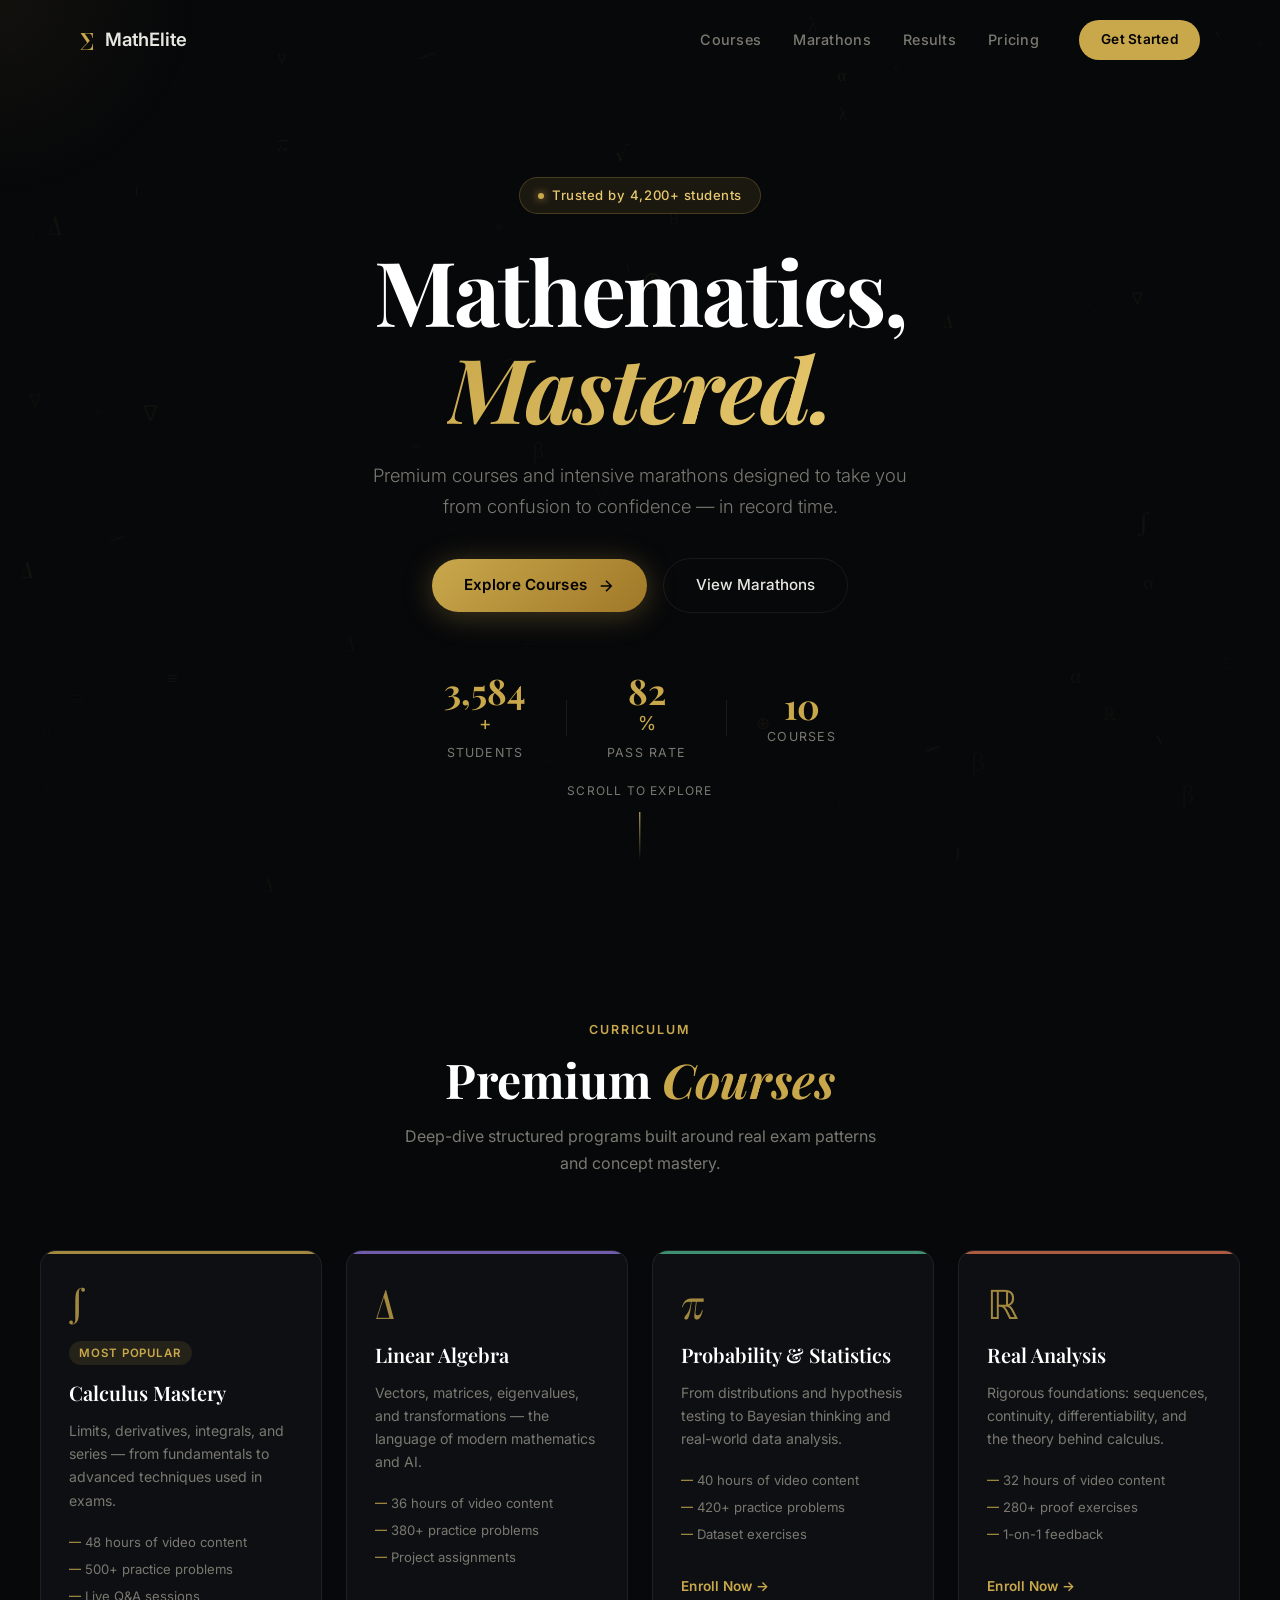
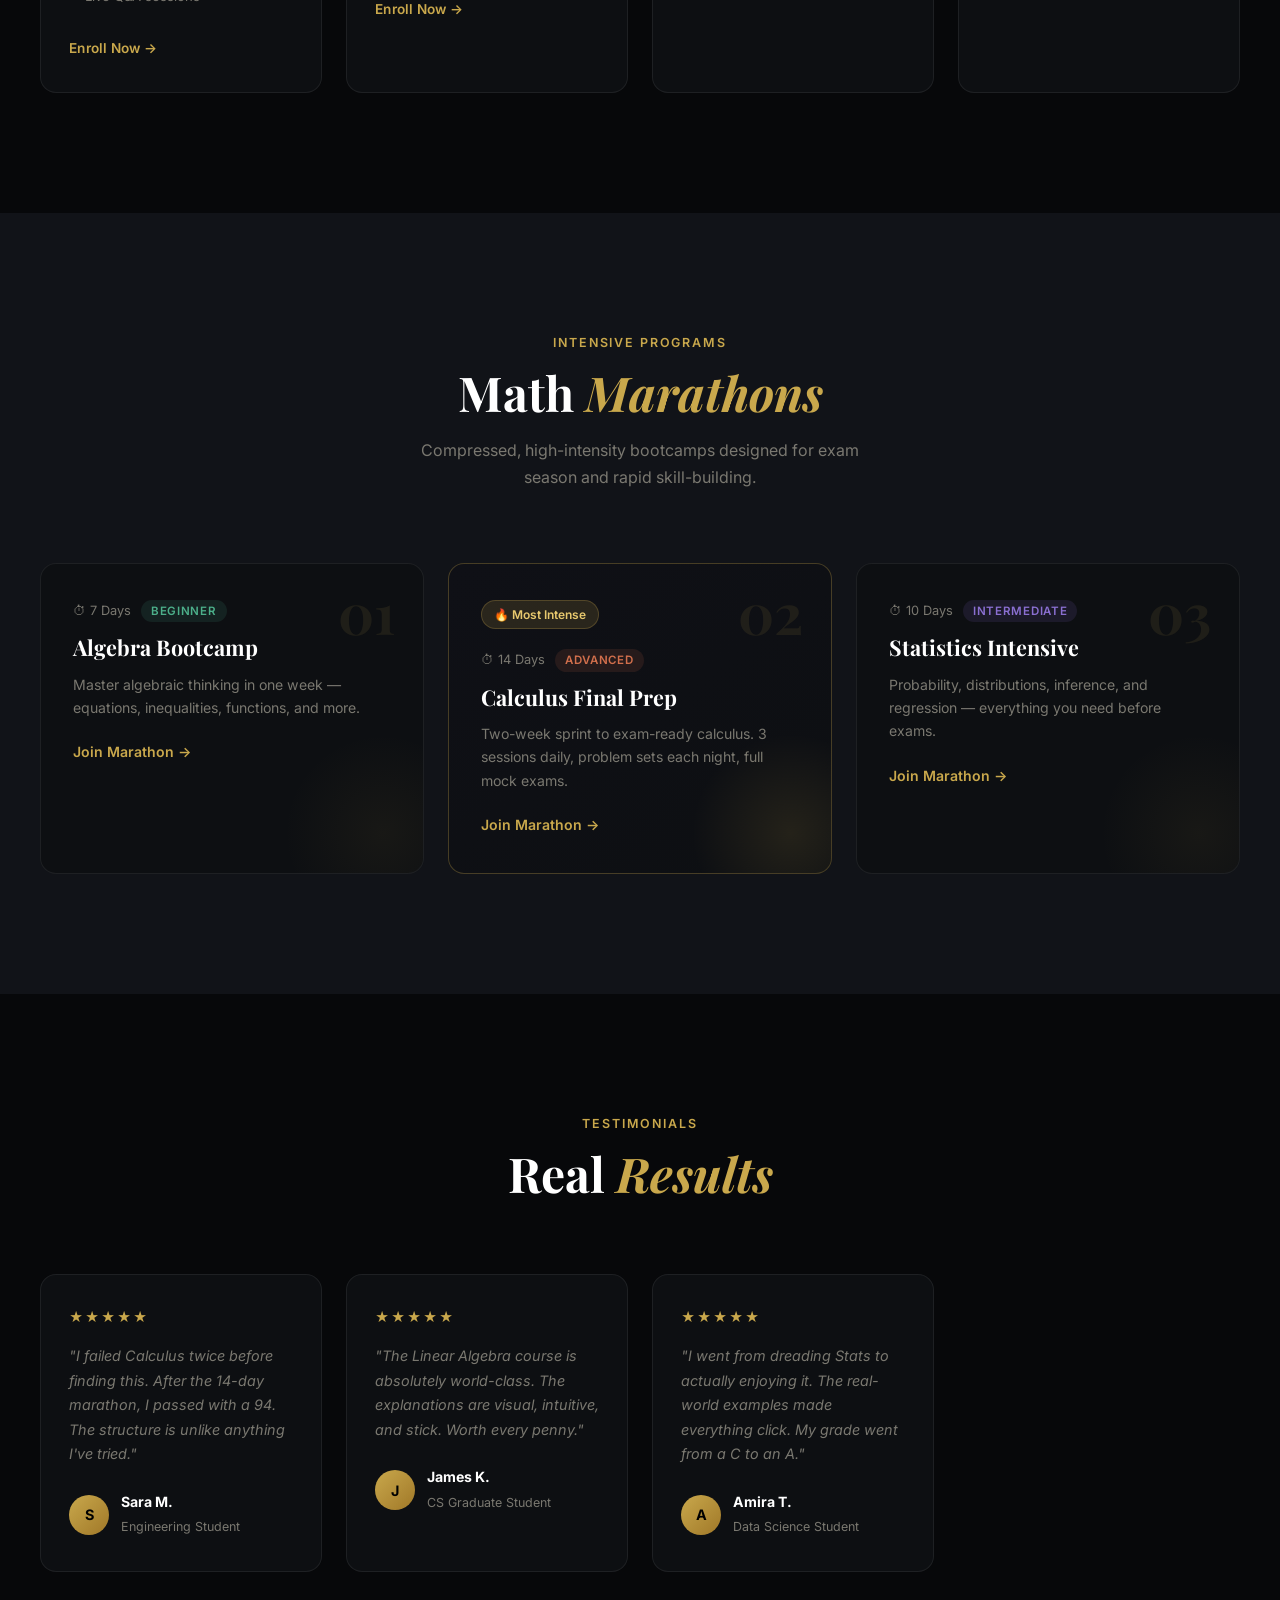
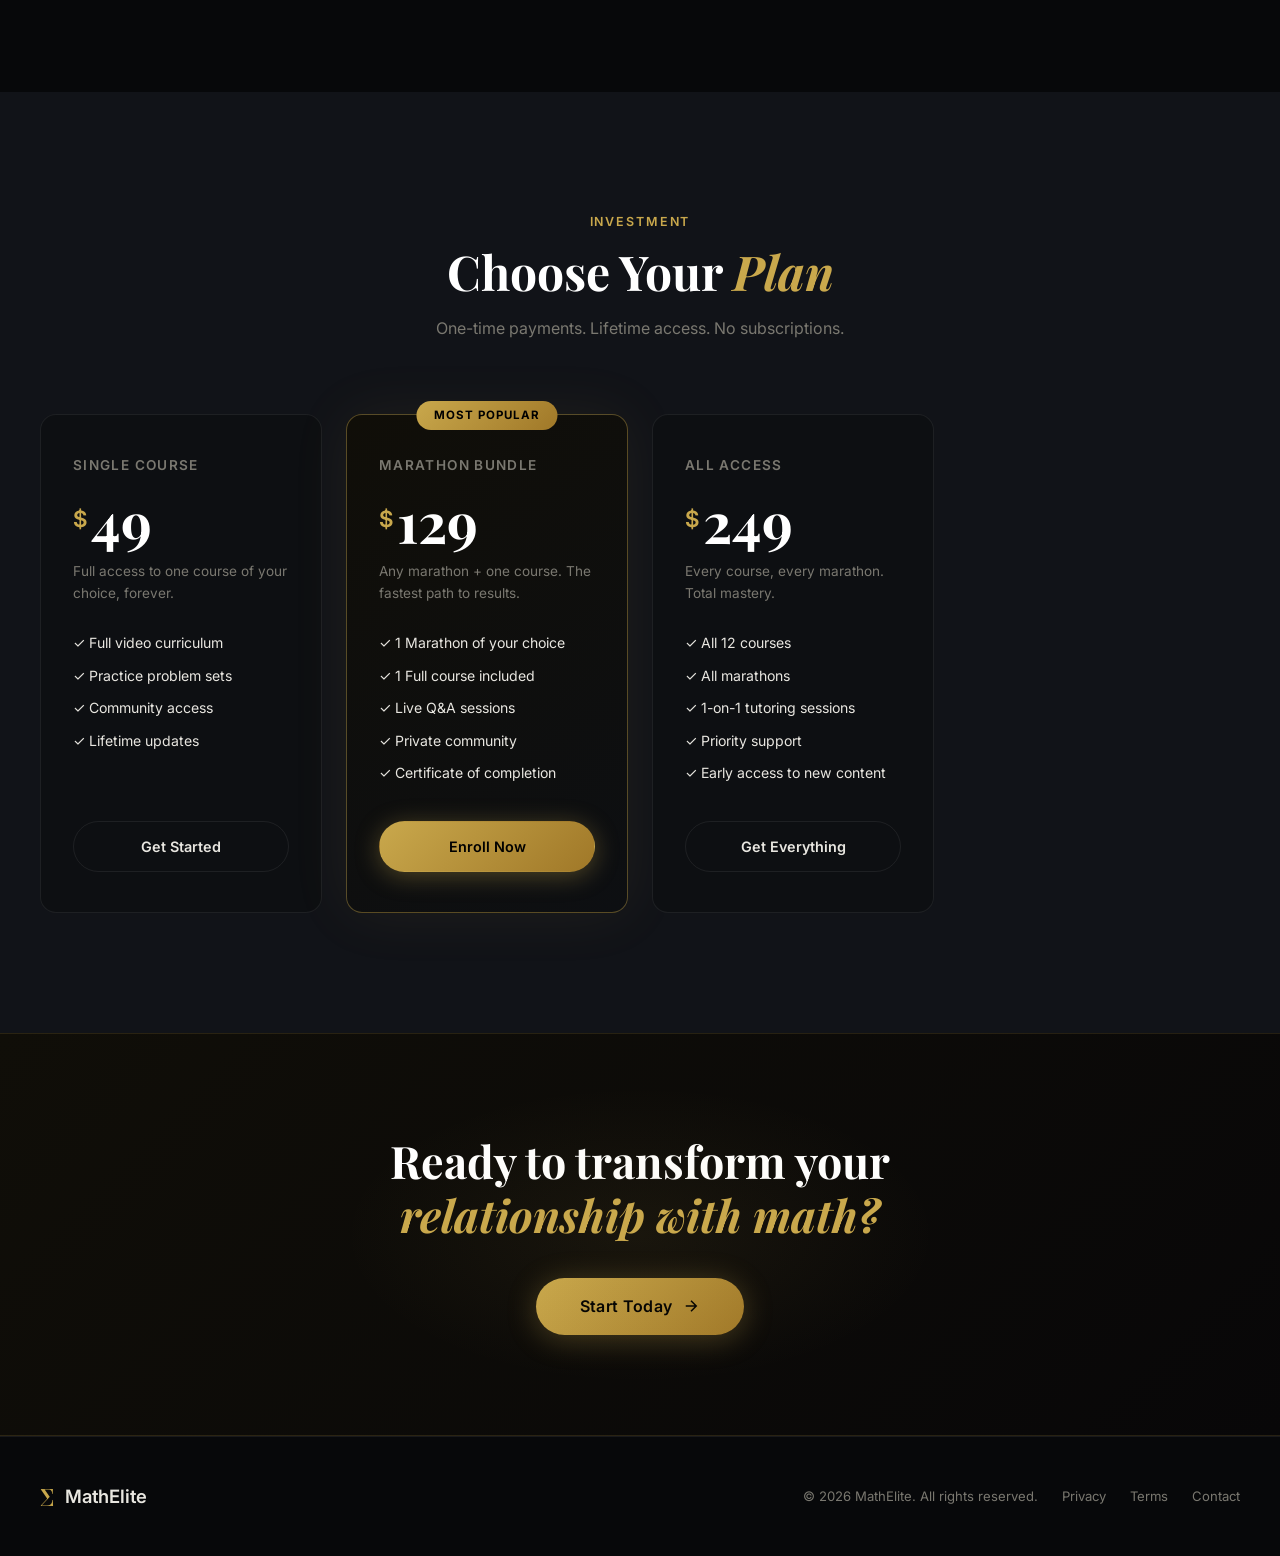
<file: index.html>
<!DOCTYPE html>
<html lang="en">
<head>
  <meta charset="UTF-8" />
  <meta name="viewport" content="width=device-width, initial-scale=1.0" />
  <title>MathElite — Master Mathematics. Conquer Every Exam.</title>
  <link rel="preconnect" href="https://fonts.googleapis.com" />
  <link rel="preconnect" href="https://fonts.gstatic.com" crossorigin />
  <link href="https://fonts.googleapis.com/css2?family=Playfair+Display:ital,wght@0,400;0,600;0,700;1,400&family=Inter:wght@300;400;500;600&display=swap" rel="stylesheet" />
  <link rel="stylesheet" href="style.css" />
</head>
<body>

  <!-- Cursor glow -->
  <div class="cursor-glow" id="cursorGlow"></div>

  <!-- ─── NAVBAR ─── -->
  <nav class="navbar" id="navbar">
    <div class="nav-inner">
      <a href="#" class="logo">
        <span class="logo-symbol">∑</span>
        <span class="logo-text">MathElite</span>
      </a>
      <ul class="nav-links">
        <li><a href="#courses">Courses</a></li>
        <li><a href="#marathons">Marathons</a></li>
        <li><a href="#results">Results</a></li>
        <li><a href="#pricing">Pricing</a></li>
      </ul>
      <a href="#pricing" class="btn-nav">Get Started</a>
    </div>
  </nav>

  <!-- ─── HERO ─── -->
  <section class="hero">
    <div class="hero-bg">
      <canvas id="mathCanvas"></canvas>
    </div>
    <div class="hero-content">
      <div class="hero-badge reveal">
        <span class="badge-dot"></span>
        Trusted by 4,200+ students
      </div>
      <h1 class="hero-title reveal">
        Mathematics,<br />
        <em>Mastered.</em>
      </h1>
      <p class="hero-subtitle reveal">
        Premium courses and intensive marathons designed to take you from confusion to confidence — in record time.
      </p>
      <div class="hero-actions reveal">
        <a href="#courses" class="btn-primary">
          <span>Explore Courses</span>
          <svg viewBox="0 0 24 24" fill="none" stroke="currentColor" stroke-width="2"><path d="M5 12h14M12 5l7 7-7 7"/></svg>
        </a>
        <a href="#marathons" class="btn-ghost">View Marathons</a>
      </div>
      <div class="hero-stats reveal">
        <div class="stat">
          <span class="stat-num" data-target="4200">0</span><span class="stat-plus">+</span>
          <span class="stat-label">Students</span>
        </div>
        <div class="stat-divider"></div>
        <div class="stat">
          <span class="stat-num" data-target="98">0</span><span class="stat-plus">%</span>
          <span class="stat-label">Pass Rate</span>
        </div>
        <div class="stat-divider"></div>
        <div class="stat">
          <span class="stat-num" data-target="12">0</span><span class="stat-plus"></span>
          <span class="stat-label">Courses</span>
        </div>
      </div>
    </div>
    <div class="hero-scroll">
      <span>Scroll to explore</span>
      <div class="scroll-line"></div>
    </div>
  </section>

  <!-- ─── COURSES ─── -->
  <section class="section" id="courses">
    <div class="container">
      <div class="section-header reveal">
        <p class="section-tag">Curriculum</p>
        <h2 class="section-title">Premium <em>Courses</em></h2>
        <p class="section-desc">Deep-dive structured programs built around real exam patterns and concept mastery.</p>
      </div>
      <div class="cards-grid">

        <div class="card reveal" data-delay="0">
          <div class="card-accent" style="--c: #c9a84c"></div>
          <div class="card-icon">∫</div>
          <div class="card-tag">Most Popular</div>
          <h3>Calculus Mastery</h3>
          <p>Limits, derivatives, integrals, and series — from fundamentals to advanced techniques used in exams.</p>
          <ul class="card-features">
            <li>48 hours of video content</li>
            <li>500+ practice problems</li>
            <li>Live Q&A sessions</li>
          </ul>
          <a href="#pricing" class="card-cta">Enroll Now →</a>
        </div>

        <div class="card reveal" data-delay="100">
          <div class="card-accent" style="--c: #8a6fd1"></div>
          <div class="card-icon">Δ</div>
          <h3>Linear Algebra</h3>
          <p>Vectors, matrices, eigenvalues, and transformations — the language of modern mathematics and AI.</p>
          <ul class="card-features">
            <li>36 hours of video content</li>
            <li>380+ practice problems</li>
            <li>Project assignments</li>
          </ul>
          <a href="#pricing" class="card-cta">Enroll Now →</a>
        </div>

        <div class="card reveal" data-delay="200">
          <div class="card-accent" style="--c: #4caf8a"></div>
          <div class="card-icon">π</div>
          <h3>Probability & Statistics</h3>
          <p>From distributions and hypothesis testing to Bayesian thinking and real-world data analysis.</p>
          <ul class="card-features">
            <li>40 hours of video content</li>
            <li>420+ practice problems</li>
            <li>Dataset exercises</li>
          </ul>
          <a href="#pricing" class="card-cta">Enroll Now →</a>
        </div>

        <div class="card reveal" data-delay="300">
          <div class="card-accent" style="--c: #d16f4c"></div>
          <div class="card-icon">ℝ</div>
          <h3>Real Analysis</h3>
          <p>Rigorous foundations: sequences, continuity, differentiability, and the theory behind calculus.</p>
          <ul class="card-features">
            <li>32 hours of video content</li>
            <li>280+ proof exercises</li>
            <li>1-on-1 feedback</li>
          </ul>
          <a href="#pricing" class="card-cta">Enroll Now →</a>
        </div>

      </div>
    </div>
  </section>

  <!-- ─── MARATHONS ─── -->
  <section class="section section-dark" id="marathons">
    <div class="container">
      <div class="section-header reveal">
        <p class="section-tag">Intensive Programs</p>
        <h2 class="section-title">Math <em>Marathons</em></h2>
        <p class="section-desc">Compressed, high-intensity bootcamps designed for exam season and rapid skill-building.</p>
      </div>
      <div class="marathons-grid">

        <div class="marathon-card reveal" data-delay="0">
          <div class="marathon-number">01</div>
          <div class="marathon-info">
            <div class="marathon-meta">
              <span class="marathon-duration">⏱ 7 Days</span>
              <span class="marathon-level level-beginner">Beginner</span>
            </div>
            <h3>Algebra Bootcamp</h3>
            <p>Master algebraic thinking in one week — equations, inequalities, functions, and more.</p>
            <a href="#pricing" class="marathon-link">Join Marathon →</a>
          </div>
          <div class="marathon-glow"></div>
        </div>

        <div class="marathon-card reveal featured-marathon" data-delay="150">
          <div class="marathon-badge">🔥 Most Intense</div>
          <div class="marathon-number">02</div>
          <div class="marathon-info">
            <div class="marathon-meta">
              <span class="marathon-duration">⏱ 14 Days</span>
              <span class="marathon-level level-advanced">Advanced</span>
            </div>
            <h3>Calculus Final Prep</h3>
            <p>Two-week sprint to exam-ready calculus. 3 sessions daily, problem sets each night, full mock exams.</p>
            <a href="#pricing" class="marathon-link">Join Marathon →</a>
          </div>
          <div class="marathon-glow"></div>
        </div>

        <div class="marathon-card reveal" data-delay="300">
          <div class="marathon-number">03</div>
          <div class="marathon-info">
            <div class="marathon-meta">
              <span class="marathon-duration">⏱ 10 Days</span>
              <span class="marathon-level level-intermediate">Intermediate</span>
            </div>
            <h3>Statistics Intensive</h3>
            <p>Probability, distributions, inference, and regression — everything you need before exams.</p>
            <a href="#marathon-link" class="marathon-link">Join Marathon →</a>
          </div>
          <div class="marathon-glow"></div>
        </div>

      </div>
    </div>
  </section>

  <!-- ─── RESULTS ─── -->
  <section class="section" id="results">
    <div class="container">
      <div class="section-header reveal">
        <p class="section-tag">Testimonials</p>
        <h2 class="section-title">Real <em>Results</em></h2>
      </div>
      <div class="testimonials-grid">

        <div class="testimonial reveal" data-delay="0">
          <div class="testimonial-stars">★★★★★</div>
          <p>"I failed Calculus twice before finding this. After the 14-day marathon, I passed with a 94. The structure is unlike anything I've tried."</p>
          <div class="testimonial-author">
            <div class="author-avatar">S</div>
            <div>
              <strong>Sara M.</strong>
              <span>Engineering Student</span>
            </div>
          </div>
        </div>

        <div class="testimonial reveal" data-delay="150">
          <div class="testimonial-stars">★★★★★</div>
          <p>"The Linear Algebra course is absolutely world-class. The explanations are visual, intuitive, and stick. Worth every penny."</p>
          <div class="testimonial-author">
            <div class="author-avatar">J</div>
            <div>
              <strong>James K.</strong>
              <span>CS Graduate Student</span>
            </div>
          </div>
        </div>

        <div class="testimonial reveal" data-delay="300">
          <div class="testimonial-stars">★★★★★</div>
          <p>"I went from dreading Stats to actually enjoying it. The real-world examples made everything click. My grade went from a C to an A."</p>
          <div class="testimonial-author">
            <div class="author-avatar">A</div>
            <div>
              <strong>Amira T.</strong>
              <span>Data Science Student</span>
            </div>
          </div>
        </div>

      </div>
    </div>
  </section>

  <!-- ─── PRICING ─── -->
  <section class="section section-dark" id="pricing">
    <div class="container">
      <div class="section-header reveal">
        <p class="section-tag">Investment</p>
        <h2 class="section-title">Choose Your <em>Plan</em></h2>
        <p class="section-desc">One-time payments. Lifetime access. No subscriptions.</p>
      </div>
      <div class="pricing-grid">

        <div class="pricing-card reveal" data-delay="0">
          <div class="pricing-name">Single Course</div>
          <div class="pricing-price">
            <span class="price-currency">$</span>
            <span class="price-num">49</span>
          </div>
          <p class="pricing-desc">Full access to one course of your choice, forever.</p>
          <ul class="pricing-features">
            <li>✓ Full video curriculum</li>
            <li>✓ Practice problem sets</li>
            <li>✓ Community access</li>
            <li>✓ Lifetime updates</li>
          </ul>
          <a href="#" class="btn-pricing">Get Started</a>
        </div>

        <div class="pricing-card pricing-featured reveal" data-delay="150">
          <div class="pricing-popular">Most Popular</div>
          <div class="pricing-name">Marathon Bundle</div>
          <div class="pricing-price">
            <span class="price-currency">$</span>
            <span class="price-num">129</span>
          </div>
          <p class="pricing-desc">Any marathon + one course. The fastest path to results.</p>
          <ul class="pricing-features">
            <li>✓ 1 Marathon of your choice</li>
            <li>✓ 1 Full course included</li>
            <li>✓ Live Q&A sessions</li>
            <li>✓ Private community</li>
            <li>✓ Certificate of completion</li>
          </ul>
          <a href="#" class="btn-pricing btn-pricing-featured">Enroll Now</a>
        </div>

        <div class="pricing-card reveal" data-delay="300">
          <div class="pricing-name">All Access</div>
          <div class="pricing-price">
            <span class="price-currency">$</span>
            <span class="price-num">249</span>
          </div>
          <p class="pricing-desc">Every course, every marathon. Total mastery.</p>
          <ul class="pricing-features">
            <li>✓ All 12 courses</li>
            <li>✓ All marathons</li>
            <li>✓ 1-on-1 tutoring sessions</li>
            <li>✓ Priority support</li>
            <li>✓ Early access to new content</li>
          </ul>
          <a href="#" class="btn-pricing">Get Everything</a>
        </div>

      </div>
    </div>
  </section>

  <!-- ─── CTA STRIP ─── -->
  <section class="cta-section reveal">
    <div class="cta-inner">
      <h2>Ready to transform your<br /><em>relationship with math?</em></h2>
      <a href="#pricing" class="btn-primary btn-large">
        <span>Start Today</span>
        <svg viewBox="0 0 24 24" fill="none" stroke="currentColor" stroke-width="2"><path d="M5 12h14M12 5l7 7-7 7"/></svg>
      </a>
    </div>
  </section>

  <!-- ─── FOOTER ─── -->
  <footer class="footer">
    <div class="footer-inner">
      <a href="#" class="logo">
        <span class="logo-symbol">∑</span>
        <span class="logo-text">MathElite</span>
      </a>
      <p class="footer-copy">© 2026 MathElite. All rights reserved.</p>
      <div class="footer-links">
        <a href="#">Privacy</a>
        <a href="#">Terms</a>
        <a href="#">Contact</a>
      </div>
    </div>
  </footer>

  <script src="main.js"></script>
</body>
</html>
</file>
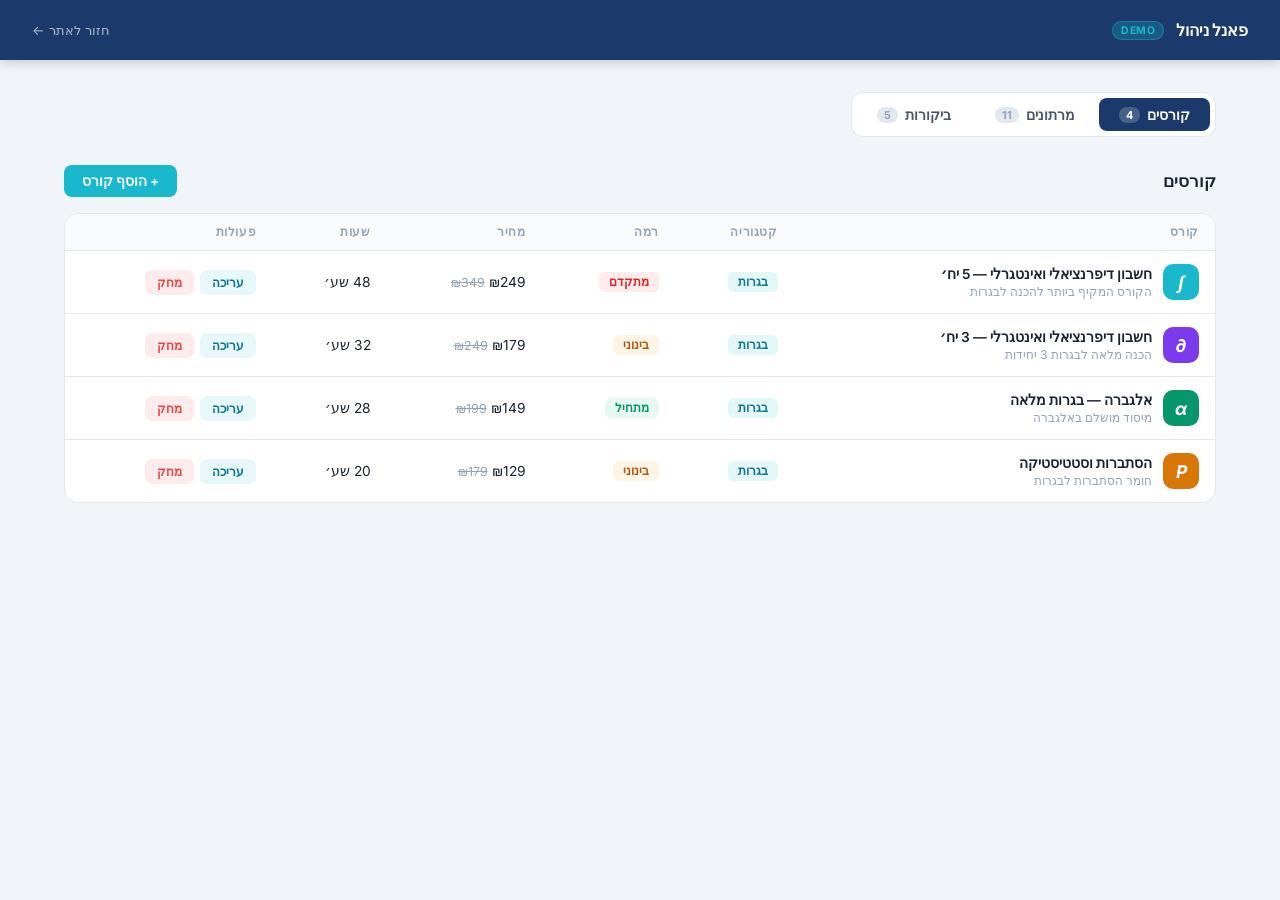
<file: hebrew/admin.html>
<!DOCTYPE html>
<html lang="he" dir="rtl">
<head>
  <meta charset="UTF-8" />
  <meta name="viewport" content="width=device-width, initial-scale=1.0" />
  <title>פאנל ניהול — מתמטיקה עם אלעד</title>
  <link rel="preconnect" href="https://fonts.googleapis.com" />
  <link href="https://fonts.googleapis.com/css2?family=Inter:wght@400;500;600;700;800&display=swap" rel="stylesheet" />
  <style>
    *, *::before, *::after { box-sizing: border-box; margin: 0; padding: 0; }
    :root {
      --teal: #19b8cc; --teal-dk: #0e7490;
      --navy: #1b3a6b;
      --text: #1a2332; --sub: #4a5568; --muted: #94a3b8;
      --border: #e2e8f0; --gray: #f8fafc; --white: #ffffff;
      --red: #ef4444; --green: #10b981;
    }
    body { font-family: 'Inter', sans-serif; background: #f1f5f9; color: var(--text); min-height: 100vh; }

    /* ── HEADER ── */
    .adm-header {
      background: var(--navy); color: #fff; height: 60px;
      padding: 0 32px; display: flex; align-items: center; justify-content: space-between;
      position: sticky; top: 0; z-index: 100; box-shadow: 0 2px 12px rgba(0,0,0,.2);
    }
    .adm-header-left { display: flex; align-items: center; gap: 12px; }
    .adm-header h1 { font-size: 1rem; font-weight: 800; }
    .adm-demo-badge {
      background: rgba(25,184,204,.25); color: var(--teal); border: 1px solid rgba(25,184,204,.4);
      font-size: .65rem; font-weight: 700; padding: 2px 8px; border-radius: 99px; letter-spacing: .04em;
    }
    .adm-back { color: rgba(255,255,255,.65); font-size: .82rem; text-decoration: none; transition: color .15s; }
    .adm-back:hover { color: var(--teal); }

    /* ── BODY ── */
    .adm-body { max-width: 1200px; margin: 0 auto; padding: 32px 24px; }

    /* ── TABS ── */
    .adm-tabs { display: flex; gap: 4px; margin-bottom: 28px; background: var(--white); border: 1px solid var(--border); border-radius: 12px; padding: 5px; width: fit-content; }
    .adm-tab {
      padding: 8px 20px; border: none; background: none; cursor: pointer;
      font-size: .88rem; font-weight: 600; color: var(--sub); border-radius: 8px;
      transition: background .15s, color .15s; font-family: inherit;
      display: flex; align-items: center; gap: 7px;
    }
    .adm-tab.active { background: var(--navy); color: #fff; }
    .adm-tab .tc {
      font-size: .68rem; font-weight: 700; padding: 1px 7px; border-radius: 99px;
      background: var(--border); color: var(--muted);
    }
    .adm-tab.active .tc { background: rgba(255,255,255,.2); color: #fff; }

    /* ── PANEL ── */
    .adm-panel { display: none; }
    .adm-panel.active { display: block; }
    .adm-panel-head { display: flex; align-items: center; justify-content: space-between; margin-bottom: 16px; }
    .adm-panel-head h2 { font-size: 1.05rem; font-weight: 800; }

    /* ── TABLE ── */
    .tbl-wrap { background: var(--white); border: 1px solid var(--border); border-radius: 14px; overflow: hidden; }
    table { width: 100%; border-collapse: collapse; }
    th {
      background: var(--gray); padding: 11px 16px; text-align: right;
      font-size: .72rem; font-weight: 700; color: var(--muted); text-transform: uppercase;
      letter-spacing: .05em; border-bottom: 1px solid var(--border); white-space: nowrap;
    }
    td { padding: 13px 16px; border-bottom: 1px solid var(--border); font-size: .86rem; vertical-align: middle; }
    tr:last-child td { border-bottom: none; }
    tbody tr:hover td { background: #fafbfc; }
    .cell-title { font-weight: 600; }
    .cell-sub { font-size: .76rem; color: var(--muted); margin-top: 2px; }
    .rv-snippet { max-width: 260px; overflow: hidden; text-overflow: ellipsis; white-space: nowrap; color: var(--sub); font-size: .82rem; }

    /* ── ICON CELL ── */
    .ico { width: 36px; height: 36px; border-radius: 10px; display: flex; align-items: center; justify-content: center; font-size: 1.1rem; font-style: italic; color: #fff; font-weight: 700; flex-shrink: 0; }

    /* ── BADGES ── */
    .bdg { display: inline-block; padding: 3px 10px; border-radius: 6px; font-size: .72rem; font-weight: 700; white-space: nowrap; }
    .bdg.bagrut       { background: rgba(25,184,204,.12); color: #0e7490; }
    .bdg.mechina      { background: rgba(124,58,237,.1);  color: #6d28d9; }
    .bdg.sibuv        { background: rgba(217,119,6,.1);   color: #b45309; }
    .bdg.beginner     { background: rgba(16,185,129,.1);  color: #059669; }
    .bdg.intermediate { background: rgba(245,158,11,.1);  color: #b45309; }
    .bdg.advanced     { background: rgba(239,68,68,.1);   color: #dc2626; }

    /* ── STARS ── */
    .stars { color: #f59e0b; }
    .stars .empty { color: #e2e8f0; }

    /* ── BUTTONS ── */
    .btn { display: inline-flex; align-items: center; gap: 6px; padding: 8px 18px; border-radius: 8px; font-size: .85rem; font-weight: 600; cursor: pointer; border: none; font-family: inherit; transition: filter .15s; }
    .btn:hover { filter: brightness(.9); }
    .btn-primary { background: var(--teal); color: #fff; }
    .btn-ghost   { background: transparent; border: 1.5px solid var(--border); color: var(--sub); }
    .btn-danger  { background: var(--red); color: #fff; }
    .btn-sm      { padding: 5px 12px; font-size: .78rem; border-radius: 7px; }
    .btn-edit    { background: rgba(25,184,204,.1);  color: var(--teal-dk); }
    .btn-del     { background: rgba(239,68,68,.1);   color: var(--red); }

    /* ── EMPTY STATE ── */
    .empty { padding: 48px; text-align: center; color: var(--muted); font-size: .9rem; }

    /* ── MODAL ── */
    .overlay {
      display: none; position: fixed; inset: 0; background: rgba(0,0,0,.45);
      z-index: 200; align-items: flex-start; justify-content: center;
      padding: 40px 20px; overflow-y: auto;
    }
    .overlay.open { display: flex; }
    .modal {
      background: var(--white); border-radius: 16px; width: 100%; max-width: 680px;
      box-shadow: 0 24px 80px rgba(0,0,0,.22); margin: auto;
    }
    .modal-head {
      padding: 22px 28px 18px; border-bottom: 1px solid var(--border);
      display: flex; align-items: center; justify-content: space-between;
    }
    .modal-head h3 { font-size: 1.05rem; font-weight: 800; }
    .modal-close { background: none; border: none; cursor: pointer; font-size: 1.5rem; color: var(--muted); line-height: 1; padding: 2px 6px; }
    .modal-close:hover { color: var(--text); }
    .modal-body { padding: 24px 28px; }
    .modal-foot { padding: 16px 28px 22px; border-top: 1px solid var(--border); display: flex; gap: 10px; justify-content: flex-end; }

    /* ── FORM ── */
    .fg { display: grid; grid-template-columns: 1fr 1fr; gap: 14px; }
    .ff { display: flex; flex-direction: column; gap: 5px; }
    .ff.full { grid-column: 1 / -1; }
    .ff label { font-size: .78rem; font-weight: 600; color: var(--sub); }
    .ff input, .ff select, .ff textarea {
      padding: 9px 12px; border: 1.5px solid var(--border); border-radius: 8px;
      font-size: .87rem; font-family: inherit; color: var(--text);
      outline: none; background: var(--white); transition: border-color .15s;
      height: 44px;
    }
    .ff textarea { height: auto; min-height: 76px; }
    .ff input:focus, .ff select:focus, .ff textarea:focus { border-color: var(--teal); }
    .ff textarea { resize: vertical; min-height: 76px; }
    .ff input[type="color"] { height: 42px; padding: 3px 6px; cursor: pointer; }
    .ff .hint { font-size: .71rem; color: var(--muted); }

    /* ── CHIP INPUT ── */
    .chip-input {
      display: flex; flex-direction: column; gap: 8px;
      border: 1.5px solid var(--border); border-radius: 8px;
      padding: 8px 10px; cursor: text;
      transition: border-color .15s;
    }
    .chip-list { display: flex; flex-wrap: wrap; gap: 6px; }
    .chip-input:focus-within { border-color: var(--teal); }
    .chip {
      display: inline-flex; align-items: center; gap: 4px;
      background: rgba(25,184,204,.12); color: var(--teal-dk);
      border-radius: 6px; padding: 3px 8px;
      font-size: .78rem; font-weight: 600; white-space: nowrap;
    }
    .chip-x {
      background: none; border: none; cursor: pointer; color: var(--teal-dk);
      font-size: .9rem; line-height: 1; padding: 0 1px; opacity: .55;
      font-family: inherit;
    }
    .chip-x:hover { opacity: 1; }
    .chip-field {
      border: none; outline: none; font-family: inherit;
      font-size: .87rem; background: transparent; flex: 1; min-width: 130px;
      color: var(--text);
    }

    /* ── COURSE PICKER ── */
    .course-picker { position: relative; }
    .cp-trigger {
      border: 1.5px solid var(--border); border-radius: 8px; height: 44px;
      padding: 0 12px; display: flex; align-items: center; gap: 9px;
      cursor: pointer; background: var(--white); transition: border-color .15s;
      font-size: .87rem; color: var(--text);
    }
    .cp-trigger:hover, .course-picker.open .cp-trigger { border-color: var(--teal); }
    .cp-trigger .placeholder { color: var(--muted); }
    .cp-arrow { margin-inline-start: auto; color: var(--muted); font-size: .75rem; }
    .cp-dropdown {
      display: none; position: absolute; inset-inline: 0; top: calc(100% + 4px);
      background: var(--white); border: 1.5px solid var(--border); border-radius: 10px;
      box-shadow: 0 8px 32px rgba(0,0,0,.13); z-index: 60; overflow: hidden;
    }
    .course-picker.open .cp-dropdown { display: block; }
    .cp-search {
      width: 100%; padding: 10px 12px; border: none; border-bottom: 1px solid var(--border);
      outline: none; font-family: inherit; font-size: .87rem; background: var(--gray);
    }
    .cp-list { max-height: 220px; overflow-y: auto; }
    .cp-opt {
      display: flex; align-items: center; gap: 10px; padding: 10px 14px;
      cursor: pointer; transition: background .12s;
    }
    .cp-opt:hover { background: var(--gray); }
    .cp-opt.active { background: rgba(25,184,204,.08); }
    .cp-opt-ico { width: 30px; height: 30px; border-radius: 8px; display: flex; align-items: center; justify-content: center; font-size: .95rem; font-style: italic; font-weight: 700; color: #fff; flex-shrink: 0; }
    .cp-opt-title { font-size: .86rem; font-weight: 600; }
    .cp-opt-sub { font-size: .73rem; color: var(--muted); margin-top: 1px; }
    .cp-empty { padding: 14px; text-align: center; font-size: .82rem; color: var(--muted); }

    /* ── CONFIRM ── */
    .confirm-overlay {
      display: none; position: fixed; inset: 0; background: rgba(0,0,0,.5);
      z-index: 300; align-items: center; justify-content: center; padding: 20px;
    }
    .confirm-overlay.open { display: flex; }
    .confirm-box {
      background: var(--white); border-radius: 14px; padding: 32px 28px;
      max-width: 360px; width: 100%; text-align: center;
      box-shadow: 0 24px 64px rgba(0,0,0,.2);
    }
    .confirm-box .confirm-icon { font-size: 2rem; margin-bottom: 10px; }
    .confirm-box h4 { font-size: 1.05rem; font-weight: 800; margin-bottom: 6px; }
    .confirm-box p  { font-size: .88rem; color: var(--sub); margin-bottom: 24px; line-height: 1.6; }
    .confirm-btns { display: flex; gap: 10px; justify-content: center; }

    @media (max-width: 680px) {
      .adm-body { padding: 20px 16px; }
      .fg { grid-template-columns: 1fr; }
      .ff.full { grid-column: 1; }
      th:nth-child(n+4), td:nth-child(n+4) { display: none; }
    }
  </style>
</head>
<body>

  <header class="adm-header">
    <div class="adm-header-left">
      <h1>פאנל ניהול</h1>
      <span class="adm-demo-badge">DEMO</span>
    </div>
    <a class="adm-back" href="index.html">חזור לאתר ←</a>
  </header>

  <div class="adm-body">

    <!-- Tabs -->
    <div class="adm-tabs">
      <button class="adm-tab active" data-tab="courses">קורסים <span class="tc" id="tc-courses">0</span></button>
      <button class="adm-tab" data-tab="marathons">מרתונים <span class="tc" id="tc-marathons">0</span></button>
      <button class="adm-tab" data-tab="reviews">ביקורות <span class="tc" id="tc-reviews">0</span></button>
    </div>

    <!-- ── COURSES ── -->
    <div class="adm-panel active" id="panel-courses">
      <div class="adm-panel-head">
        <h2>קורסים</h2>
        <button class="btn btn-primary" onclick="openAdd('course')">+ הוסף קורס</button>
      </div>
      <div class="tbl-wrap">
        <table>
          <thead><tr>
            <th>קורס</th><th>קטגוריה</th><th>רמה</th><th>מחיר</th><th>שעות</th><th>פעולות</th>
          </tr></thead>
          <tbody id="tb-courses"></tbody>
        </table>
      </div>
    </div>

    <!-- ── MARATHONS ── -->
    <div class="adm-panel" id="panel-marathons">
      <div class="adm-panel-head">
        <h2>מרתונים</h2>
        <button class="btn btn-primary" onclick="openAdd('marathon')">+ הוסף מרתון</button>
      </div>
      <div class="tbl-wrap">
        <table>
          <thead><tr>
            <th>מרתון</th><th>קורס</th><th>תאריך ושעה</th><th>משך</th><th>מקומות</th><th>פעולות</th>
          </tr></thead>
          <tbody id="tb-marathons"></tbody>
        </table>
      </div>
    </div>

    <!-- ── REVIEWS ── -->
    <div class="adm-panel" id="panel-reviews">
      <div class="adm-panel-head">
        <h2>ביקורות</h2>
        <button class="btn btn-primary" onclick="openAdd('review')">+ הוסף ביקורת</button>
      </div>
      <div class="tbl-wrap">
        <table>
          <thead><tr>
            <th>שם</th><th>דירוג</th><th>תאריך</th><th>ביקורת</th><th>פעולות</th>
          </tr></thead>
          <tbody id="tb-reviews"></tbody>
        </table>
      </div>
    </div>

  </div><!-- /adm-body -->

  <!-- ── EDIT / ADD MODAL ── -->
  <div class="overlay" id="modalOverlay">
    <div class="modal">
      <div class="modal-head">
        <h3 id="modalTitle">עריכה</h3>
        <button class="modal-close" onclick="closeModal()">×</button>
      </div>
      <div class="modal-body" id="modalBody"></div>
      <div class="modal-foot">
        <button class="btn btn-ghost" onclick="closeModal()">ביטול</button>
        <button class="btn btn-primary" onclick="saveModal()">שמור</button>
      </div>
    </div>
  </div>

  <!-- ── DELETE CONFIRM ── -->
  <div class="confirm-overlay" id="confirmOverlay">
    <div class="confirm-box">
      <div class="confirm-icon">🗑️</div>
      <h4>מחיקה</h4>
      <p id="confirmMsg">האם למחוק פריט זה?</p>
      <div class="confirm-btns">
        <button class="btn btn-ghost" onclick="closeConfirm()">ביטול</button>
        <button class="btn btn-danger" onclick="doDelete()">מחק</button>
      </div>
    </div>
  </div>

  <script src="data.js"></script>
  <script src="reviews-store.js"></script>
  <script src="admin-store.js"></script>
  <script>

    /* ══ TABS ══ */
    document.querySelectorAll('.adm-tab').forEach(btn =>
      btn.addEventListener('click', () => {
        document.querySelectorAll('.adm-tab').forEach(b => b.classList.remove('active'));
        document.querySelectorAll('.adm-panel').forEach(p => p.classList.remove('active'));
        btn.classList.add('active');
        document.getElementById('panel-' + btn.dataset.tab).classList.add('active');
      })
    );

    /* ══ HELPERS ══ */
    const CAT_LABELS   = { bagrut: 'בגרות', mechina: 'מכינה טכניון', sibuv: 'בחינת סיבוג' };
    const LEVEL_LABELS = { beginner: 'מתחיל', intermediate: 'בינוני', advanced: 'מתקדם' };
    const CAT_OPTS     = Object.entries(CAT_LABELS).map(([v,l]) => `<option value="${v}">${l}</option>`).join('');
    const LEVEL_OPTS   = Object.entries(LEVEL_LABELS).map(([v,l]) => `<option value="${v}">${l}</option>`).join('');

    function starsHtml(n) {
      return `<span class="stars">${'★'.repeat(n)}<span class="empty">${'★'.repeat(5-n)}</span></span>`;
    }
    function dateFmt(str) {
      return new Date(str).toLocaleDateString('he-IL', { day:'numeric', month:'short', year:'numeric' });
    }
    function durStr(mins) {
      const h = Math.floor(mins/60), m = mins%60;
      return m ? `${h}:${String(m).padStart(2,'0')} שע׳` : `${h} שע׳`;
    }
    function gv(id) { const el = document.getElementById(id); return el ? el.value.trim() : ''; }
    function lines(id) { return gv(id).split('\n').map(s => s.trim()).filter(Boolean); }
    function sel(id, val) { const el = document.getElementById(id); if (el && val !== undefined) el.value = val; }
    function esc(s) { return String(s||'').replace(/"/g,'&quot;').replace(/</g,'&lt;'); }

    /* ══ RENDER ══ */
    function renderAll() { renderCourses(); renderMarathons(); renderReviews(); }

    function renderCourses() {
      const list = getCourses();
      document.getElementById('tc-courses').textContent = list.length;
      const tb = document.getElementById('tb-courses');
      if (!list.length) { tb.innerHTML = `<tr><td colspan="6"><div class="empty">אין קורסים</div></td></tr>`; return; }
      tb.innerHTML = list.map(c => `
        <tr>
          <td><div style="display:flex;align-items:center;gap:11px">
            <div class="ico" style="background:${c.color}">${c.icon}</div>
            <div><div class="cell-title">${esc(c.title)}</div><div class="cell-sub">${esc(c.subtitle||'')}</div></div>
          </div></td>
          <td><span class="bdg ${c.category}">${c.categoryLabel}</span></td>
          <td><span class="bdg ${c.level}">${c.levelLabel}</span></td>
          <td>₪${c.price} <span style="color:var(--muted);text-decoration:line-through;font-size:.78rem">₪${c.originalPrice}</span></td>
          <td>${(c.includes||{}).videoHours||'—'} שע׳</td>
          <td><div style="display:flex;gap:6px">
            <button class="btn btn-sm btn-edit" onclick="openEdit('course','${c.id}')">עריכה</button>
            <button class="btn btn-sm btn-del"  onclick="askDel('course','${c.id}','${esc(c.title)}')">מחק</button>
          </div></td>
        </tr>`).join('');
    }

    function renderMarathons() {
      const list    = getMarathons();
      const courses = getCourses();
      document.getElementById('tc-marathons').textContent = list.length;
      const tb = document.getElementById('tb-marathons');
      if (!list.length) { tb.innerHTML = `<tr><td colspan="6"><div class="empty">אין מרתונים</div></td></tr>`; return; }
      tb.innerHTML = list.map(m => {
        const cName = (courses.find(c => c.id === m.courseId)||{}).title || '—';
        return `
        <tr>
          <td><div style="display:flex;align-items:center;gap:11px">
            <div class="ico" style="background:${m.color}">${m.icon}</div>
            <div><div class="cell-title">${esc(m.title)}</div>
              <div class="cell-sub"><span class="bdg ${m.level}">${m.levelLabel}</span></div>
            </div>
          </div></td>
          <td><div style="max-width:150px;overflow:hidden;text-overflow:ellipsis;white-space:nowrap;font-size:.82rem;color:var(--sub)">${esc(cName)}</div></td>
          <td>${dateFmt(m.startDateTime)}<div class="cell-sub">${m.startDateTime.slice(11,16)}</div></td>
          <td>${durStr(m.duration)}</td>
          <td>${m.spotsLeft}/${m.totalSpots}</td>
          <td><div style="display:flex;gap:6px">
            <button class="btn btn-sm btn-edit" onclick="openEdit('marathon','${m.id}')">עריכה</button>
            <button class="btn btn-sm btn-del"  onclick="askDel('marathon','${m.id}','${esc(m.title)}')">מחק</button>
          </div></td>
        </tr>`;
      }).join('');
    }

    function renderReviews() {
      const list = getReviews();
      document.getElementById('tc-reviews').textContent = list.length;
      const tb = document.getElementById('tb-reviews');
      if (!list.length) { tb.innerHTML = `<tr><td colspan="5"><div class="empty">אין ביקורות</div></td></tr>`; return; }
      tb.innerHTML = list.map(r => `
        <tr>
          <td><div style="display:flex;align-items:center;gap:10px">
            <div style="width:32px;height:32px;border-radius:50%;background:var(--navy);color:#fff;display:flex;align-items:center;justify-content:center;font-size:.8rem;font-weight:700;flex-shrink:0">${esc(r.name.charAt(0))}</div>
            <span class="cell-title">${esc(r.name)}</span>
          </div></td>
          <td>${starsHtml(r.rating)}</td>
          <td>${r.createdAt.split('-').reverse().join('/')}</td>
          <td><div class="rv-snippet">${esc(r.text)}</div></td>
          <td><div style="display:flex;gap:6px">
            <button class="btn btn-sm btn-edit" onclick="openEdit('review','${r.id}')">עריכה</button>
            <button class="btn btn-sm btn-del"  onclick="askDel('review','${r.id}','ביקורת של ${esc(r.name)}')">מחק</button>
          </div></td>
        </tr>`).join('');
    }

    /* ══ FORMS ══ */
    function courseForm(c) { c = c||{}; return `<div class="fg">
      <div class="ff full"><label>שם הקורס *</label><input id="f_title" value="${esc(c.title||'')}" /></div>
      <div class="ff full"><label>כותרת משנה</label><input id="f_subtitle" value="${esc(c.subtitle||'')}" /></div>
      <div class="ff full"><label>תיאור</label><textarea id="f_description">${esc(c.description||'')}</textarea></div>
      <div class="ff"><label>קטגוריה</label><select id="f_category">${CAT_OPTS}</select></div>
      <div class="ff"><label>רמה</label><select id="f_level">${LEVEL_OPTS}</select></div>
      <div class="ff"><label>מחיר (₪)</label><input id="f_price" type="number" value="${c.price||''}" /></div>
      <div class="ff"><label>מחיר מקורי (₪)</label><input id="f_originalPrice" type="number" value="${c.originalPrice||''}" /></div>
      <div class="ff"><label>אייקון</label><input id="f_icon" value="${esc(c.icon||'∫')}" /></div>
      <div class="ff"><label>צבע</label><input id="f_color" type="color" value="${c.color||'#19b8cc'}" /></div>
      <div class="ff"><label>תג (badge)</label><input id="f_badge" value="${esc(c.badge||'')}" placeholder="הכי פופולרי" /></div>
      <div class="ff full"><label>נושאים</label><div class="chip-input" id="ci_topics"><input class="chip-field" placeholder="הקלד נושא ולחץ Enter…" /></div></div>
      <div class="ff full" style="border-top:1px solid var(--border);padding-top:14px;margin-top:4px"><label style="font-size:.8rem;font-weight:700;color:var(--text)">מה כולל הקורס</label></div>
      <div class="ff"><label>שעות וידאו</label><input id="f_inc_videoHours" placeholder="למשל: 48" /></div>
      <div class="ff"><label>תרגילים פתורים</label><input id="f_inc_exercises" placeholder="למשל: 500+" /></div>
      <div class="ff"><label>מבחנים מדומים</label><input id="f_inc_mockExams" placeholder="למשל: 3" /></div>
      <div class="ff"><label>גישה לכל החיים</label><input id="f_inc_lifetimeAccess" placeholder="כן / השאר ריק להסתרה" /></div>
      <div class="ff"><label>קבוצת תמיכה פרטית</label><input id="f_inc_supportGroup" placeholder="כן / השאר ריק להסתרה" /></div>
    </div>`; }

    function marathonForm(m) { m = m||{};
      return `<div class="fg">
        <div class="ff full"><label>שם המרתון *</label><input id="f_title" value="${esc(m.title||'')}" /></div>
        <div class="ff full"><label>קורס משויך</label>
          <div class="course-picker" id="cp_wrap">
            <div class="cp-trigger" id="cp_trigger"><span class="placeholder">בחר קורס…</span><span class="cp-arrow">▾</span></div>
            <div class="cp-dropdown">
              <input class="cp-search" placeholder="חפש קורס…" />
              <div class="cp-list" id="cp_list"></div>
            </div>
          </div>
          <input type="hidden" id="f_courseId" />
        </div>
        <div class="ff full"><label>תיאור</label><textarea id="f_description">${esc(m.description||'')}</textarea></div>
        <div class="ff"><label>תאריך</label><input id="f_date" type="date" dir="ltr" value="${m.startDateTime ? m.startDateTime.slice(0,10) : ''}" /></div>
        <div class="ff"><label>שעת התחלה</label><input id="f_time" type="time" dir="ltr" value="${m.startDateTime ? m.startDateTime.slice(11,16) : ''}" /></div>
        <div class="ff"><label>משך (דקות)</label><input id="f_duration" type="number" value="${m.duration||240}" /></div>
        <div class="ff"><label>קטגוריה</label><select id="f_category">${CAT_OPTS}</select></div>
        <div class="ff"><label>רמה</label><select id="f_level">${LEVEL_OPTS}</select></div>
        <div class="ff"><label>סה״כ מקומות</label><input id="f_totalSpots" type="number" value="${m.totalSpots||30}" /></div>
        <div class="ff"><label>מקומות פנויים</label><input id="f_spotsLeft" type="number" value="${m.spotsLeft!=null?m.spotsLeft:30}" /></div>
        <div class="ff"><label>אייקון</label><input id="f_icon" value="${esc(m.icon||'∫')}" /></div>
        <div class="ff"><label>צבע</label><input id="f_color" type="color" value="${m.color||'#19b8cc'}" /></div>
        <div class="ff full"><label>נושאים</label><div class="chip-input" id="ci_topics"><input class="chip-field" placeholder="הקלד נושא ולחץ Enter…" /></div></div>
      </div>`;
    }

    function reviewForm(r) { r = r||{};
      const starOpts = [1,2,3,4,5].map(n => `<option value="${n}"${r.rating==n?' selected':''}>${n} ★</option>`).join('');
      return `<div class="fg">
        <div class="ff"><label>שם *</label><input id="f_name" value="${esc(r.name||'')}" /></div>
        <div class="ff"><label>דירוג</label><select id="f_rating">${starOpts}</select></div>
        <div class="ff full"><label>טקסט ביקורת *</label><textarea id="f_text">${esc(r.text||'')}</textarea></div>
        <div class="ff"><label>תאריך</label><input id="f_createdAt" type="date" value="${r.createdAt||new Date().toISOString().slice(0,10)}" /></div>
      </div>`;
    }

    /* ══ COURSE PICKER ENGINE ══ */
    function initCoursePicker(selectedId) {
      const wrap    = document.getElementById('cp_wrap');
      const trigger = document.getElementById('cp_trigger');
      const search  = wrap.querySelector('.cp-search');
      const list    = document.getElementById('cp_list');
      const hidden  = document.getElementById('f_courseId');
      if (!wrap) return;
      let cur = selectedId || '';

      function renderTrigger() {
        const c = getCourses().find(c => c.id === cur);
        trigger.innerHTML = c
          ? `<div class="cp-opt-ico" style="background:${c.color};width:26px;height:26px;border-radius:7px;font-size:.85rem">${c.icon}</div><span>${c.title}</span><span class="cp-arrow">▾</span>`
          : `<span class="placeholder">בחר קורס…</span><span class="cp-arrow">▾</span>`;
        hidden.value = cur;
      }

      function renderList() {
        const q = search.value.trim();
        const all = [{ id:'', icon:'', color:'', title:'— ללא —', categoryLabel:'', levelLabel:'' }, ...getCourses()];
        const filtered = q ? all.filter(c => c.title.includes(q) || c.categoryLabel.includes(q)) : all;
        if (!filtered.length) { list.innerHTML = '<div class="cp-empty">לא נמצאו קורסים</div>'; return; }
        list.innerHTML = filtered.map(c => `
          <div class="cp-opt${cur===c.id?' active':''}" data-id="${c.id}">
            ${c.id ? `<div class="cp-opt-ico" style="background:${c.color}">${c.icon}</div>` : '<div style="width:30px"></div>'}
            <div>
              <div class="cp-opt-title">${c.title}</div>
              ${c.categoryLabel ? `<div class="cp-opt-sub">${c.categoryLabel} · ${c.levelLabel}</div>` : ''}
            </div>
          </div>`).join('');
        list.querySelectorAll('.cp-opt').forEach(opt =>
          opt.addEventListener('click', () => {
            cur = opt.dataset.id; renderTrigger(); renderList();
            wrap.classList.remove('open');
          })
        );
      }

      trigger.addEventListener('click', e => {
        e.stopPropagation();
        wrap.classList.toggle('open');
        if (wrap.classList.contains('open')) { search.value=''; renderList(); search.focus(); }
      });
      search.addEventListener('input', renderList);
      document.addEventListener('click', () => wrap.classList.remove('open'));

      renderTrigger(); renderList();
    }

    /* ══ CHIP INPUT ENGINE ══ */
    const _chips = {};

    function initChips(id, initial) {
      _chips[id] = initial.filter(v => v && v.trim()).map(v => v.trim());
      _renderChips(id);
      const container = document.getElementById(id);
      if (!container) return;
      const inp = container.querySelector('.chip-field');
      inp.addEventListener('keydown', e => {
        if (e.key === 'Enter' || e.key === ',') {
          e.preventDefault();
          const val = inp.value.replace(/,/g, '').trim();
          if (val && !_chips[id].includes(val)) {
            _chips[id].push(val);
            _renderChips(id);
          } else if (val && _chips[id].includes(val)) {
            inp.value = ''; /* silently clear duplicate */
          }
          inp.value = '';
        }
        if (e.key === 'Backspace' && inp.value === '' && _chips[id].length) {
          _chips[id].pop();
          _renderChips(id);
        }
      });
      container.addEventListener('click', () => inp.focus());
    }

    function _renderChips(id) {
      const container = document.getElementById(id);
      if (!container) return;
      let list = container.querySelector('.chip-list');
      if (!list) {
        list = document.createElement('div');
        list.className = 'chip-list';
        container.insertBefore(list, container.firstChild);
      }
      list.innerHTML = '';
      _chips[id].forEach((val, i) => {
        const chip = document.createElement('span');
        chip.className = 'chip';
        chip.innerHTML = `${esc(val)} <button class="chip-x" type="button">×</button>`;
        chip.querySelector('.chip-x').addEventListener('click', e => {
          e.stopPropagation();
          _chips[id].splice(i, 1);
          _renderChips(id);
        });
        list.appendChild(chip);
      });
      list.style.display = _chips[id].length ? '' : 'none';
    }

    function getChips(id) { return (_chips[id] || []).slice(); }

    /* ══ MODAL STATE ══ */
    let mType = null, mEditId = null;

    function openAdd(type) {
      mType = type; mEditId = null;
      document.getElementById('modalTitle').textContent = { course:'הוסף קורס', marathon:'הוסף מרתון', review:'הוסף ביקורת' }[type];
      document.getElementById('modalBody').innerHTML = { course: courseForm(), marathon: marathonForm(), review: reviewForm() }[type];
      document.getElementById('modalOverlay').classList.add('open');
      if (type === 'course')   { initChips('ci_topics', []); initChips('ci_includes', []); }
      if (type === 'marathon') { initChips('ci_topics', []); initCoursePicker(''); }
    }

    function openEdit(type, id) {
      mType = type; mEditId = id;
      let item, html;
      if (type === 'course')   { item = getCourses().find(c => c.id === id);   html = courseForm(item);   document.getElementById('modalTitle').textContent = 'עריכת קורס'; }
      if (type === 'marathon') { item = getMarathons().find(m => m.id === id); html = marathonForm(item); document.getElementById('modalTitle').textContent = 'עריכת מרתון'; }
      if (type === 'review')   { item = getReviews().find(r => r.id === id);   html = reviewForm(item);   document.getElementById('modalTitle').textContent = 'עריכת ביקורת'; }
      document.getElementById('modalBody').innerHTML = html;
      document.getElementById('modalOverlay').classList.add('open');
      if (item) { sel('f_category', item.category); sel('f_level', item.level); }
      if (type === 'course') {
        initChips('ci_topics', item.topics||[]);
        const inc = item.includes || {};
        sel('f_inc_videoHours',     inc.videoHours     || '');
        sel('f_inc_exercises',      inc.exercises      || '');
        sel('f_inc_mockExams',      inc.mockExams      || '');
        sel('f_inc_lifetimeAccess', inc.lifetimeAccess || '');
        sel('f_inc_supportGroup',   inc.supportGroup   || '');
      }
      if (type === 'marathon') { initChips('ci_topics', item.topics||[]); initCoursePicker(item.courseId||''); }
      if (type === 'marathon') { initChips('ci_topics', item.topics||[]); }
    }

    function closeModal() { document.getElementById('modalOverlay').classList.remove('open'); mType = null; mEditId = null; }

    function saveModal() {
      if (mType === 'course')   saveCourse();
      if (mType === 'marathon') saveMarathon();
      if (mType === 'review')   saveReview();
    }

    function saveCourse() {
      if (!gv('f_title')) { alert('שם הקורס הוא שדה חובה'); return; }
      const cat = gv('f_category'), lvl = gv('f_level');
      const data = {
        title: gv('f_title'), subtitle: gv('f_subtitle'), description: gv('f_description'),
        category: cat, categoryLabel: CAT_LABELS[cat],
        level: lvl, levelLabel: LEVEL_LABELS[lvl],
        price: +gv('f_price'), originalPrice: +gv('f_originalPrice'),
        icon: gv('f_icon'), color: gv('f_color'), badge: gv('f_badge'),
        topics: getChips('ci_topics'),
        includes: {
          videoHours:     gv('f_inc_videoHours'),
          exercises:      gv('f_inc_exercises'),
          mockExams:      gv('f_inc_mockExams'),
          lifetimeAccess: gv('f_inc_lifetimeAccess'),
          supportGroup:   gv('f_inc_supportGroup'),
        },
      };
      mEditId ? updateCourse(mEditId, data) : addCourse(data);
      closeModal(); renderAll();
    }

    function saveMarathon() {
      if (!gv('f_title')) { alert('שם המרתון הוא שדה חובה'); return; }
      const cat = gv('f_category'), lvl = gv('f_level');
      const data = {
        title: gv('f_title'), description: gv('f_description'), courseId: gv('f_courseId'),
        startDateTime: gv('f_date') + 'T' + (gv('f_time') || '00:00'), duration: +gv('f_duration'),
        category: cat, categoryLabel: CAT_LABELS[cat],
        level: lvl, levelLabel: LEVEL_LABELS[lvl],
        totalSpots: +gv('f_totalSpots'), spotsLeft: +gv('f_spotsLeft'),
        icon: gv('f_icon'), color: gv('f_color'), topics: getChips('ci_topics'),
      };
      mEditId ? updateMarathon(mEditId, data) : addMarathon(data);
      closeModal(); renderAll();
    }

    function saveReview() {
      if (!gv('f_name') || !gv('f_text')) { alert('שם וביקורת הם שדות חובה'); return; }
      const data = { name: gv('f_name'), rating: +gv('f_rating'), text: gv('f_text'), createdAt: gv('f_createdAt') };
      mEditId ? updateReview(mEditId, data) : addReviewAdmin(data);
      closeModal(); renderAll();
    }

    /* ══ DELETE ══ */
    let dType = null, dId = null;
    function askDel(type, id, label) {
      dType = type; dId = id;
      document.getElementById('confirmMsg').textContent = `למחוק את "${label}"?`;
      document.getElementById('confirmOverlay').classList.add('open');
    }
    function closeConfirm() { document.getElementById('confirmOverlay').classList.remove('open'); dType = null; dId = null; }
    function doDelete() {
      if (dType === 'course')   deleteCourse(dId);
      if (dType === 'marathon') deleteMarathon(dId);
      if (dType === 'review')   deleteReview(dId);
      closeConfirm(); renderAll();
    }

    /* close on backdrop click */
    document.getElementById('modalOverlay').addEventListener('click', e => { if (e.target === e.currentTarget) closeModal(); });
    document.getElementById('confirmOverlay').addEventListener('click', e => { if (e.target === e.currentTarget) closeConfirm(); });

    /* ══ INIT ══ */
    renderAll();
  </script>
</body>
</html>
</file>
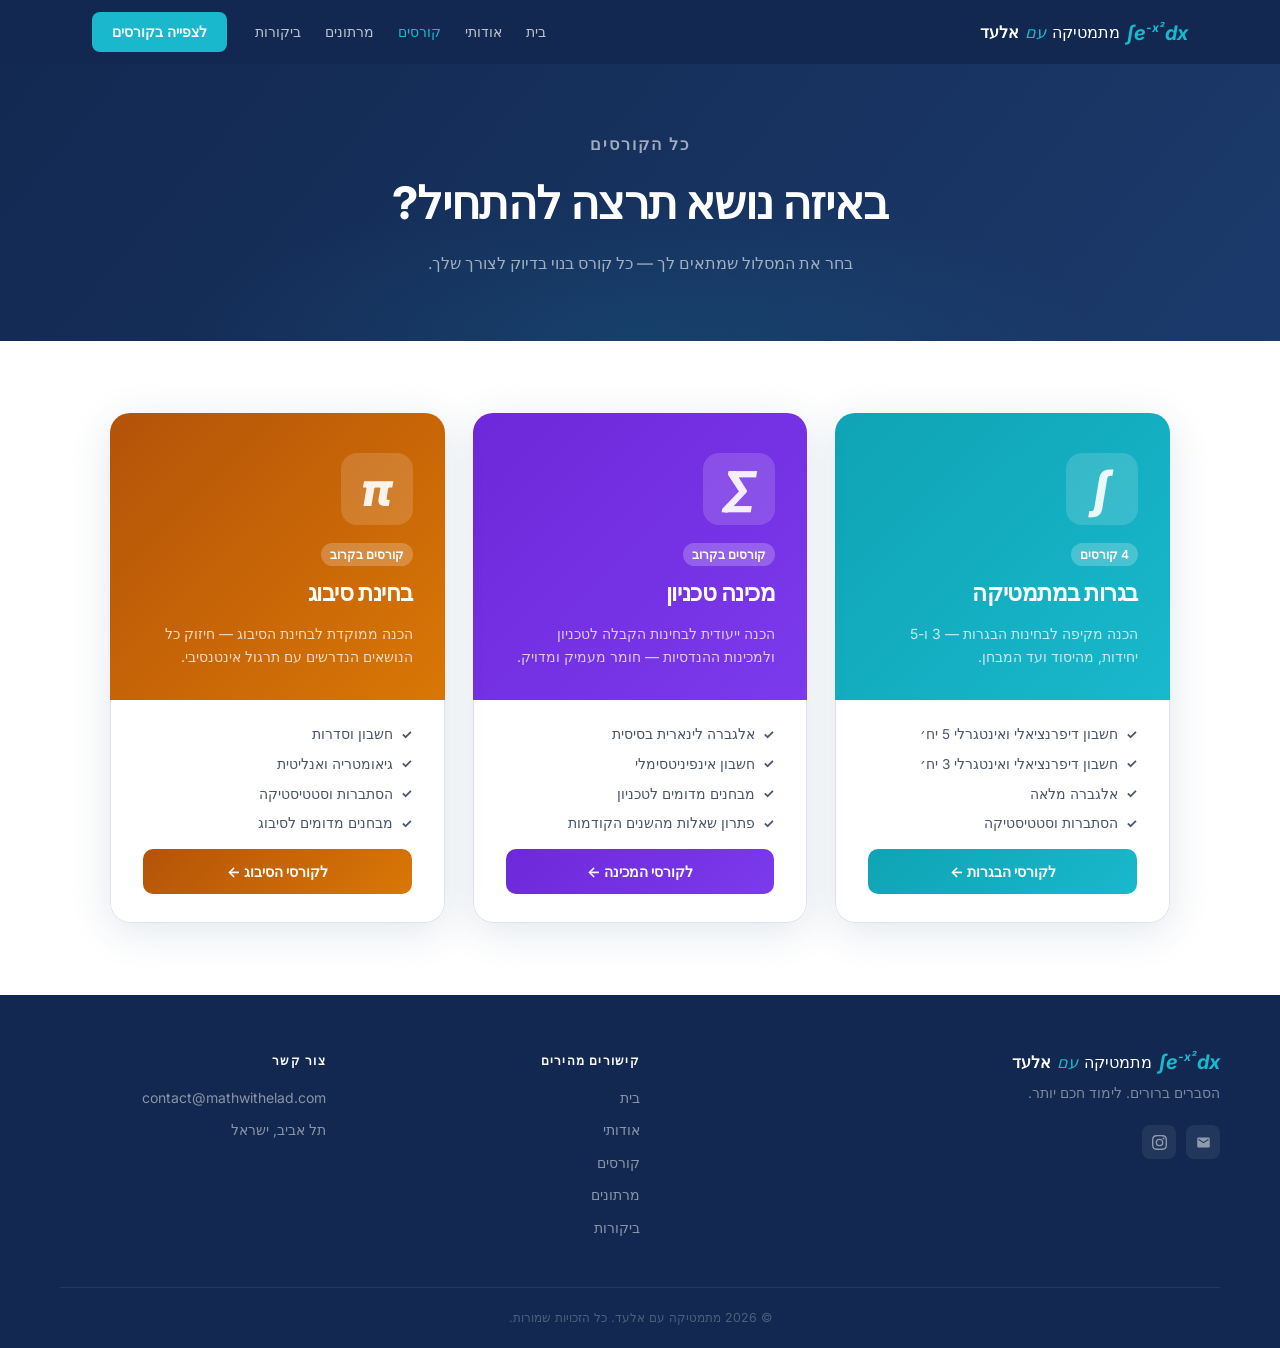
<file: hebrew/categories.html>
<!DOCTYPE html>
<html lang="he" dir="rtl">
<head>
  <meta charset="UTF-8" />
  <meta name="viewport" content="width=device-width, initial-scale=1.0" />
  <title>קורסים — מתמטיקה עם אלעד</title>
  <link rel="preconnect" href="https://fonts.googleapis.com" />
  <link rel="preconnect" href="https://fonts.gstatic.com" crossorigin />
  <link href="https://fonts.googleapis.com/css2?family=Inter:wght@400;500;600;700;800&display=swap" rel="stylesheet" />
  <link rel="stylesheet" href="style.css" />
</head>
<body>

  <!-- ── NAVBAR ── -->
  <header class="navbar" id="navbar">
    <div class="nav-inner">
      <a href="index.html" class="logo">
        <span class="logo-sym">∫e<sup>-x²</sup>dx</span>
        <span class="logo-name">מתמטיקה <em>עם</em> <b>אלעד</b></span>
      </a>
      <nav class="nav-links">
        <a href="index.html">בית</a>
        <a href="about.html">אודותי</a>
        <a href="categories.html" class="active">קורסים</a>
        <a href="marathon.html">מרתונים</a>
        <a href="reviews.html">ביקורות</a>
      </nav>
      <a href="categories.html" class="btn-teal">לצפייה בקורסים</a>
      <button class="burger" id="burger" aria-label="פתח תפריט">
        <span></span><span></span><span></span>
      </button>
    </div>
    <div class="nav-mobile" id="navMobile">
      <a href="index.html">בית</a>
      <a href="about.html">אודותי</a>
      <a href="categories.html" class="active">קורסים</a>
      <a href="marathon.html">מרתונים</a>
      <a href="reviews.html">ביקורות</a>
      <a href="categories.html" class="btn-teal">לצפייה בקורסים</a>
    </div>
  </header>

  <!-- ── PAGE HERO ── -->
  <section class="page-hero">
    <p class="eyebrow">כל הקורסים</p>
    <h1>באיזה נושא תרצה להתחיל?</h1>
    <p>בחר את המסלול שמתאים לך — כל קורס בנוי בדיוק לצורך שלך.</p>
  </section>

  <!-- ── CATEGORY CARDS ── -->
  <section class="page-section">
    <div class="container">
      <div class="cat-cards-row">

        <!-- בגרות -->
        <a class="cat-card reveal" href="courses.html?category=bagrut">
          <div class="cat-card-top" style="background: linear-gradient(135deg, #0fa3b5 0%, #19b8cc 100%);">
            <div class="cat-card-sym">∫</div>
            <span class="cat-card-count">4 קורסים</span>
            <h2>בגרות במתמטיקה</h2>
            <p>הכנה מקיפה לבחינות הבגרות — 3 ו-5 יחידות, מהיסוד ועד המבחן.</p>
          </div>
          <div class="cat-card-body">
            <ul class="cat-card-features">
              <li>חשבון דיפרנציאלי ואינטגרלי 5 יח׳</li>
              <li>חשבון דיפרנציאלי ואינטגרלי 3 יח׳</li>
              <li>אלגברה מלאה</li>
              <li>הסתברות וסטטיסטיקה</li>
            </ul>
            <div class="cat-card-cta" style="background: linear-gradient(135deg, #0fa3b5, #19b8cc);">
              לקורסי הבגרות
              ←
            </div>
          </div>
        </a>

        <!-- מכינה טכניון -->
        <a class="cat-card reveal" data-delay="100" href="courses.html?category=mechina">
          <div class="cat-card-top" style="background: linear-gradient(135deg, #6d28d9 0%, #7c3aed 100%);">
            <div class="cat-card-sym">∑</div>
            <span class="cat-card-count">קורסים בקרוב</span>
            <h2>מכינה טכניון</h2>
            <p>הכנה ייעודית לבחינות הקבלה לטכניון ולמכינות ההנדסיות — חומר מעמיק ומדויק.</p>
          </div>
          <div class="cat-card-body">
            <ul class="cat-card-features">
              <li>אלגברה לינארית בסיסית</li>
              <li>חשבון אינפיניטסימלי</li>
              <li>מבחנים מדומים לטכניון</li>
              <li>פתרון שאלות מהשנים הקודמות</li>
            </ul>
            <div class="cat-card-cta" style="background: linear-gradient(135deg, #6d28d9, #7c3aed);">
              לקורסי המכינה
              ←
            </div>
          </div>
        </a>

        <!-- בחינת סיבוג -->
        <a class="cat-card reveal" data-delay="200" href="courses.html?category=sibuv">
          <div class="cat-card-top" style="background: linear-gradient(135deg, #b45309 0%, #d97706 100%);">
            <div class="cat-card-sym">π</div>
            <span class="cat-card-count">קורסים בקרוב</span>
            <h2>בחינת סיבוג</h2>
            <p>הכנה ממוקדת לבחינת הסיבוג — חיזוק כל הנושאים הנדרשים עם תרגול אינטנסיבי.</p>
          </div>
          <div class="cat-card-body">
            <ul class="cat-card-features">
              <li>חשבון וסדרות</li>
              <li>גיאומטריה ואנליטית</li>
              <li>הסתברות וסטטיסטיקה</li>
              <li>מבחנים מדומים לסיבוג</li>
            </ul>
            <div class="cat-card-cta" style="background: linear-gradient(135deg, #b45309, #d97706);">
              לקורסי הסיבוג
              ←
            </div>
          </div>
        </a>

      </div>
    </div>
  </section>

  <!-- ── FOOTER ── -->
  <footer class="footer">
    <div class="footer-inner">
      <div class="footer-brand">
        <a href="index.html" class="logo">
          <span class="logo-sym">∫e<sup>-x²</sup>dx</span>
          <span class="logo-name">מתמטיקה <em>עם</em> <b>אלעד</b></span>
        </a>
        <p>הסברים ברורים. לימוד חכם יותר.</p>
        <div class="socials">
          <a href="#" aria-label="אימייל">
            <svg viewBox="0 0 24 24" fill="currentColor"><path d="M20 4H4c-1.1 0-2 .9-2 2v12c0 1.1.9 2 2 2h16c1.1 0 2-.9 2-2V6c0-1.1-.9-2-2-2zm0 4l-8 5-8-5V6l8 5 8-5v2z"/></svg>
          </a>
          <a href="#" aria-label="אינסטגרם">
            <svg viewBox="0 0 24 24" fill="currentColor"><path d="M12 2.163c3.204 0 3.584.012 4.85.07 3.252.148 4.771 1.691 4.919 4.919.058 1.265.069 1.645.069 4.849 0 3.205-.012 3.584-.069 4.849-.149 3.225-1.664 4.771-4.919 4.919-1.266.058-1.644.07-4.85.07-3.204 0-3.584-.012-4.849-.07-3.26-.149-4.771-1.699-4.919-4.92-.058-1.265-.07-1.644-.07-4.849 0-3.204.013-3.583.07-4.849.149-3.227 1.664-4.771 4.919-4.919 1.266-.057 1.645-.069 4.849-.069zM12 0C8.741 0 8.333.014 7.053.072 2.695.272.273 2.69.073 7.052.014 8.333 0 8.741 0 12c0 3.259.014 3.668.072 4.948.2 4.358 2.618 6.78 6.98 6.98C8.333 23.986 8.741 24 12 24c3.259 0 3.668-.014 4.948-.072 4.354-.2 6.782-2.618 6.979-6.98.059-1.28.073-1.689.073-4.948 0-3.259-.014-3.667-.072-4.947-.196-4.354-2.617-6.78-6.979-6.98C15.668.014 15.259 0 12 0zm0 5.838a6.162 6.162 0 100 12.324 6.162 6.162 0 000-12.324zM12 16a4 4 0 110-8 4 4 0 010 8zm6.406-11.845a1.44 1.44 0 100 2.881 1.44 1.44 0 000-2.881z"/></svg>
          </a>
        </div>
      </div>
      <div class="footer-col">
        <h4>קישורים מהירים</h4>
        <a href="index.html">בית</a>
        <a href="about.html">אודותי</a>
        <a href="categories.html" class="active">קורסים</a>
        <a href="marathon.html">מרתונים</a>
        <a href="reviews.html">ביקורות</a>
      </div>
      <div class="footer-col">
        <h4>צור קשר</h4>
        <a href="mailto:contact@mathwithelad.com">contact@mathwithelad.com</a>
        <a href="#">תל אביב, ישראל</a>
      </div>
    </div>
    <div class="footer-bottom">
      <p>© 2026 מתמטיקה עם אלעד. כל הזכויות שמורות.</p>
    </div>
  </footer>

  <script src="main.js"></script>
</body>
</html>
</file>
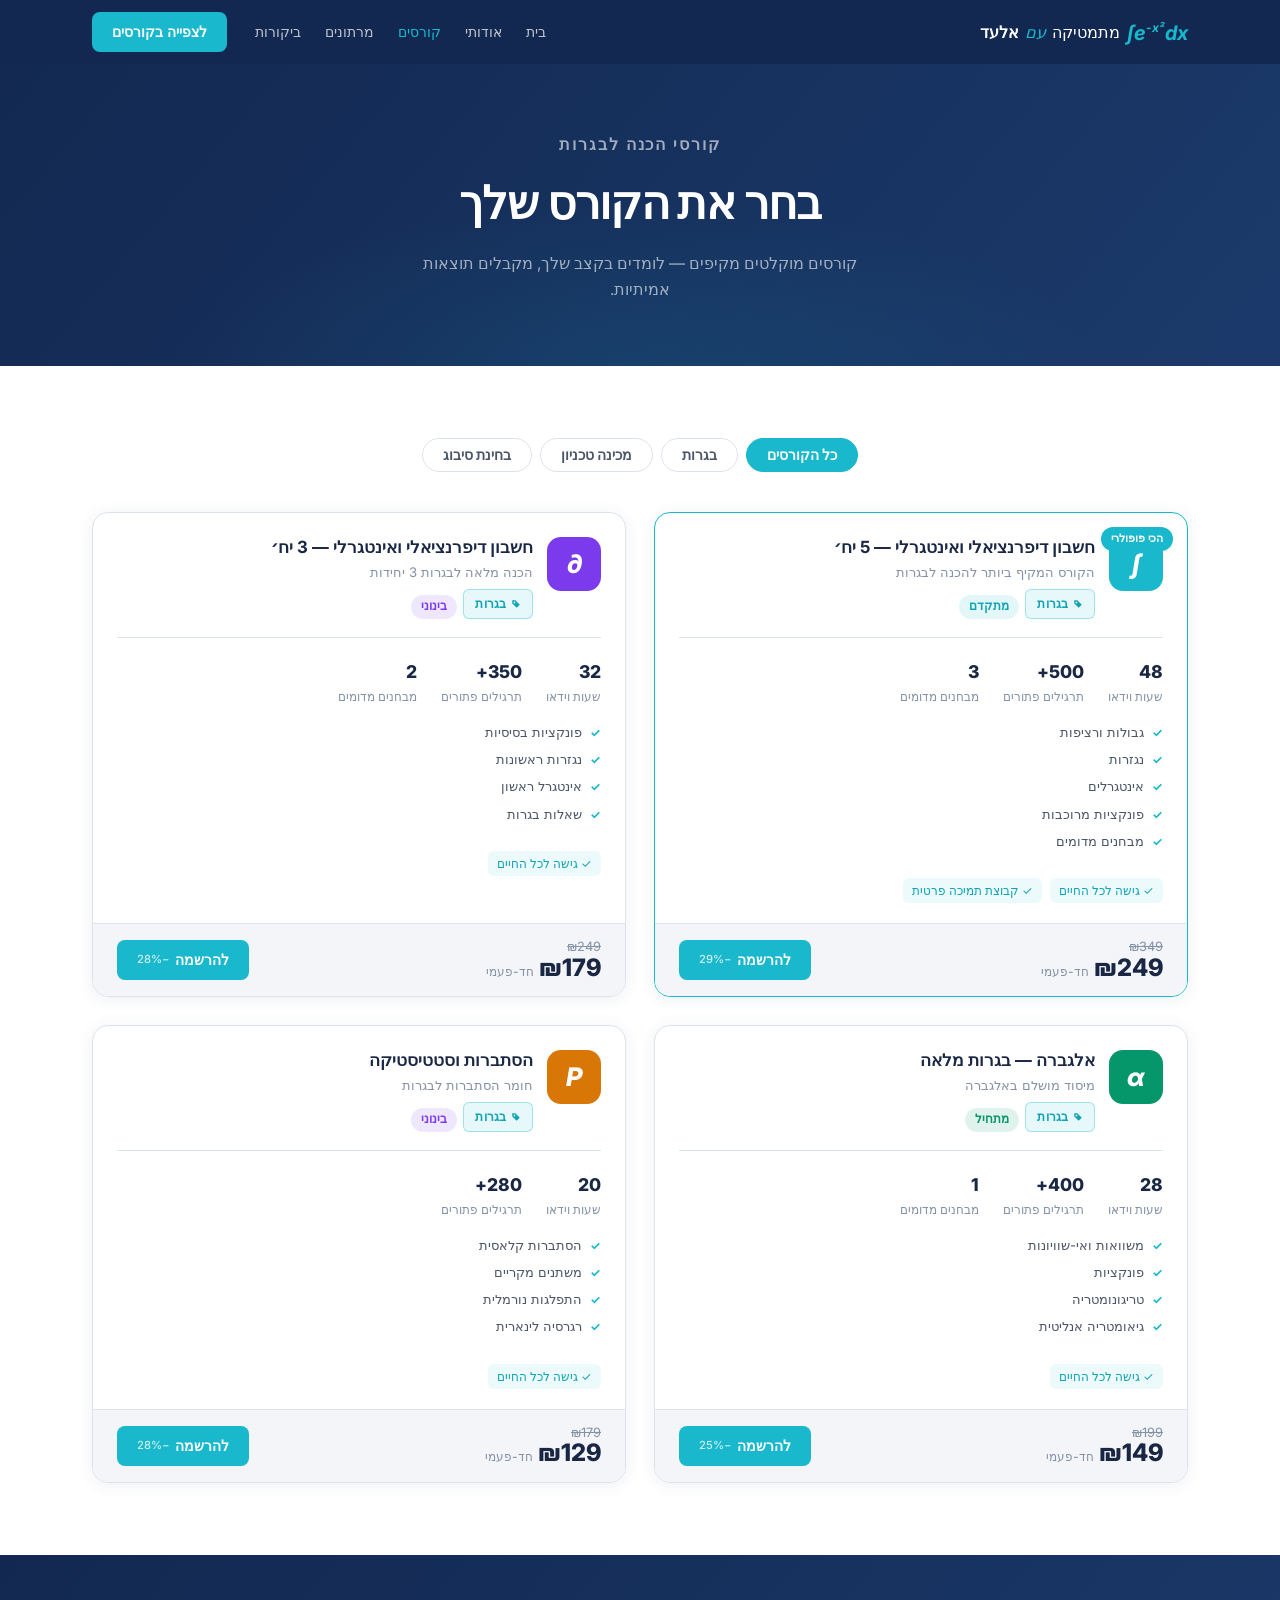
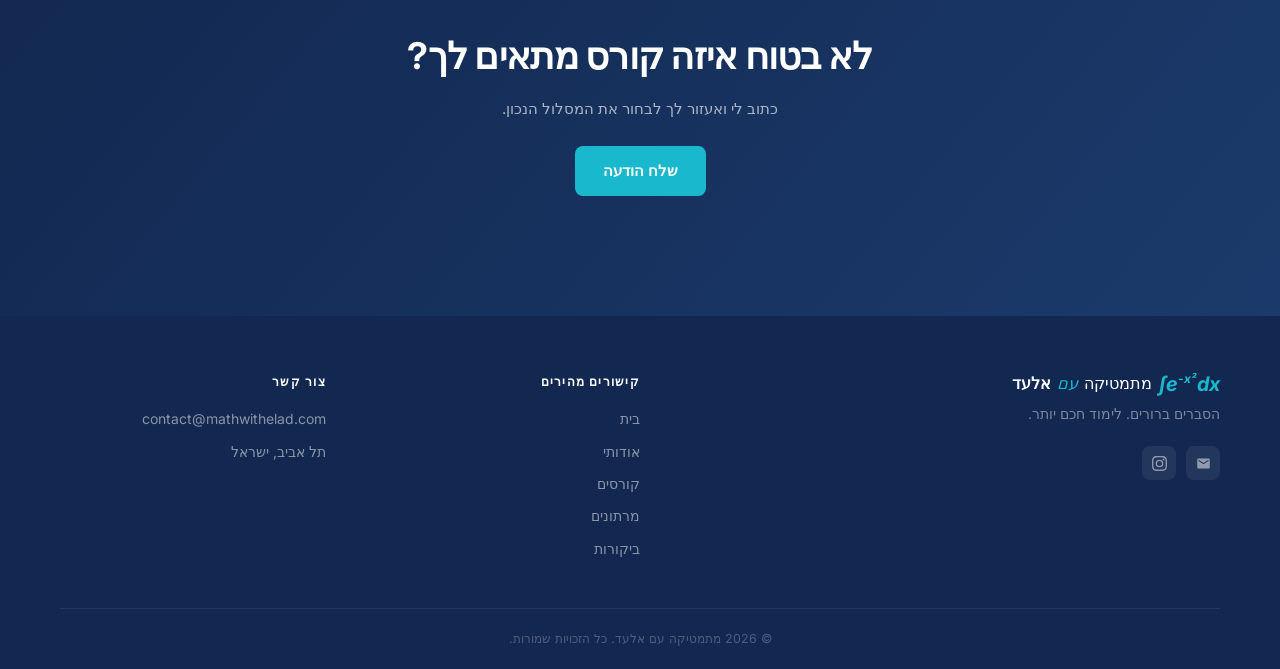
<file: hebrew/courses.html>
<!DOCTYPE html>
<html lang="he" dir="rtl">
<head>
  <meta charset="UTF-8" />
  <meta name="viewport" content="width=device-width, initial-scale=1.0" />
  <title>קורסים — מתמטיקה עם אלעד</title>
  <link rel="preconnect" href="https://fonts.googleapis.com" />
  <link rel="preconnect" href="https://fonts.gstatic.com" crossorigin />
  <link href="https://fonts.googleapis.com/css2?family=Inter:wght@400;500;600;700;800&display=swap" rel="stylesheet" />
  <link rel="stylesheet" href="style.css" />
</head>
<body>

  <!-- ── NAVBAR ── -->
  <header class="navbar" id="navbar">
    <div class="nav-inner">
      <a href="index.html" class="logo">
        <span class="logo-sym">∫e<sup>-x²</sup>dx</span>
        <span class="logo-name">מתמטיקה <em>עם</em> <b>אלעד</b></span>
      </a>
      <nav class="nav-links">
        <a href="index.html">בית</a>
        <a href="about.html">אודותי</a>
        <a href="categories.html" class="active">קורסים</a>
        <a href="marathon.html">מרתונים</a>
        <a href="reviews.html">ביקורות</a>
      </nav>
      <a href="categories.html" class="btn-teal">לצפייה בקורסים</a>
      <button class="burger" id="burger" aria-label="פתח תפריט">
        <span></span><span></span><span></span>
      </button>
    </div>
    <div class="nav-mobile" id="navMobile">
      <a href="index.html">בית</a>
      <a href="about.html">אודותי</a>
      <a href="categories.html" class="active">קורסים</a>
      <a href="marathon.html">מרתונים</a>
      <a href="reviews.html">ביקורות</a>
      <a href="categories.html" class="btn-teal">לצפייה בקורסים</a>
    </div>
  </header>

  <!-- ── PAGE HERO ── -->
  <section class="page-hero">
    <p class="eyebrow">קורסי הכנה לבגרות</p>
    <h1>בחר את הקורס שלך</h1>
    <p>קורסים מוקלטים מקיפים — לומדים בקצב שלך, מקבלים תוצאות אמיתיות.</p>
  </section>

  <!-- ── COURSES GRID ── -->
  <section class="page-section">
    <div class="container">

      <!-- Filter -->
      <div class="filter-row" id="filterRow">
        <button class="filter-btn active" data-filter="all">כל הקורסים</button>
        <button class="filter-btn" data-filter="bagrut">בגרות</button>
        <button class="filter-btn" data-filter="mechina">מכינה טכניון</button>
        <button class="filter-btn" data-filter="sibuv">בחינת סיבוג</button>
      </div>

      <!-- Cards (JS-rendered) -->
      <div class="cf-grid" id="courseGrid"></div>

    </div>
  </section>

  <!-- ── BOTTOM CTA ── -->
  <section class="bottom-cta">
    <div class="container">
      <div class="sec-head center reveal">
        <h2>לא בטוח איזה קורס מתאים לך?</h2>
        <p>כתוב לי ואעזור לך לבחור את המסלול הנכון.</p>
        <a href="mailto:contact@mathwithelad.com" class="btn-teal btn-lg" style="margin-top:24px;display:inline-flex;">שלח הודעה</a>
      </div>
    </div>
  </section>

  <!-- ── FOOTER ── -->
  <footer class="footer">
    <div class="footer-inner">
      <div class="footer-brand">
        <a href="index.html" class="logo">
          <span class="logo-sym">∫e<sup>-x²</sup>dx</span>
          <span class="logo-name">מתמטיקה <em>עם</em> <b>אלעד</b></span>
        </a>
        <p>הסברים ברורים. לימוד חכם יותר.</p>
        <div class="socials">
          <a href="#" aria-label="אימייל">
            <svg viewBox="0 0 24 24" fill="currentColor"><path d="M20 4H4c-1.1 0-2 .9-2 2v12c0 1.1.9 2 2 2h16c1.1 0 2-.9 2-2V6c0-1.1-.9-2-2-2zm0 4l-8 5-8-5V6l8 5 8-5v2z"/></svg>
          </a>
          <a href="#" aria-label="אינסטגרם">
            <svg viewBox="0 0 24 24" fill="currentColor"><path d="M12 2.163c3.204 0 3.584.012 4.85.07 3.252.148 4.771 1.691 4.919 4.919.058 1.265.069 1.645.069 4.849 0 3.205-.012 3.584-.069 4.849-.149 3.225-1.664 4.771-4.919 4.919-1.266.058-1.644.07-4.85.07-3.204 0-3.584-.012-4.849-.07-3.26-.149-4.771-1.699-4.919-4.92-.058-1.265-.07-1.644-.07-4.849 0-3.204.013-3.583.07-4.849.149-3.227 1.664-4.771 4.919-4.919 1.266-.057 1.645-.069 4.849-.069zM12 0C8.741 0 8.333.014 7.053.072 2.695.272.273 2.69.073 7.052.014 8.333 0 8.741 0 12c0 3.259.014 3.668.072 4.948.2 4.358 2.618 6.78 6.98 6.98C8.333 23.986 8.741 24 12 24c3.259 0 3.668-.014 4.948-.072 4.354-.2 6.782-2.618 6.979-6.98.059-1.28.073-1.689.073-4.948 0-3.259-.014-3.667-.072-4.947-.196-4.354-2.617-6.78-6.979-6.98C15.668.014 15.259 0 12 0zm0 5.838a6.162 6.162 0 100 12.324 6.162 6.162 0 000-12.324zM12 16a4 4 0 110-8 4 4 0 010 8zm6.406-11.845a1.44 1.44 0 100 2.881 1.44 1.44 0 000-2.881z"/></svg>
          </a>
        </div>
      </div>
      <div class="footer-col">
        <h4>קישורים מהירים</h4>
        <a href="index.html">בית</a>
        <a href="about.html">אודותי</a>
        <a href="categories.html" class="active">קורסים</a>
        <a href="marathon.html">מרתונים</a>
        <a href="reviews.html">ביקורות</a>
      </div>
      <div class="footer-col">
        <h4>צור קשר</h4>
        <a href="mailto:contact@mathwithelad.com">contact@mathwithelad.com</a>
        <a href="#">תל אביב, ישראל</a>
      </div>
    </div>
    <div class="footer-bottom">
      <p>© 2026 מתמטיקה עם אלעד. כל הזכויות שמורות.</p>
    </div>
  </footer>

  <script src="data.js"></script>
  <script src="admin-store.js"></script>
  <script>
    const grid   = document.getElementById('courseGrid');
    const filters = document.querySelectorAll('.filter-btn');
    const urlParam = new URLSearchParams(window.location.search).get('category');
    let activeFilter = urlParam || 'all';

    function renderCourses() {
      const list = activeFilter === 'all'
        ? getCourses()
        : getCourses().filter(c => c.category === activeFilter);

      grid.innerHTML = list.map(c => {
        const featured = c.badge ? 'featured' : '';
        const badge    = c.badge
          ? `<span class="cf-badge">${c.badge}</span>` : '';
        const inc = c.includes || {};
        const topics = c.topics.map(t => `<li>${t}</li>`).join('');
        const discount = Math.round((1 - c.price / c.originalPrice) * 100);
        const metaItems = [
          { val: inc.videoHours,  label: 'שעות וידאו' },
          { val: inc.exercises,   label: 'תרגילים פתורים' },
          { val: inc.mockExams,   label: 'מבחנים מדומים' },
        ].filter(m => m.val).map(m =>
          `<div class="cf-meta-item"><strong>${m.val}</strong><span>${m.label}</span></div>`
        ).join('');
        const extras = [
          { val: inc.lifetimeAccess, label: 'גישה לכל החיים' },
          { val: inc.supportGroup,   label: 'קבוצת תמיכה פרטית' },
        ].filter(e => e.val).map(e =>
          `<span class="cf-extra">✓ ${e.label}</span>`
        ).join('');

        return `
          <div class="cf-card ${featured} reveal">
            <div class="cf-card-head">
              ${badge}
              <div class="cf-icon" style="background:${c.color}">${c.icon}</div>
              <div class="cf-head-text">
                <h3>${c.title}</h3>
                <p>${c.subtitle}</p>
                <div style="display:flex;gap:6px;flex-wrap:wrap;margin-top:6px;">
                  <span class="cat-badge ${c.category}">
                    <svg width="10" height="10" viewBox="0 0 16 16" fill="currentColor"><path d="M2 2h5l7 7-5 5-7-7V2zm3.5 2a1.5 1.5 0 1 0 0 3 1.5 1.5 0 0 0 0-3z"/></svg>
                    ${c.categoryLabel}
                  </span>
                  <span class="level-badge ${c.level}">${c.levelLabel}</span>
                </div>
              </div>
            </div>
            <div class="cf-divider"></div>
            <div class="cf-body">
              ${metaItems ? `<div class="cf-meta">${metaItems}</div>` : ''}
              <ul class="cf-topics">${topics}</ul>
              ${extras ? `<div class="cf-extras">${extras}</div>` : ''}
            </div>
            <div class="cf-footer">
              <div class="price-row">
                <span class="price-orig">₪${c.originalPrice}</span>
                <span class="price-now">₪${c.price} <small>חד-פעמי</small></span>
              </div>
              <a href="mailto:contact@mathwithelad.com" class="btn-teal">
                להרשמה
                ${discount ? `<span style="font-size:.7rem;opacity:.8;font-weight:500">−${discount}%</span>` : ''}
              </a>
            </div>
          </div>`;
      }).join('');

      /* re-observe new .reveal elements */
      document.querySelectorAll('.cf-card.reveal').forEach(el => revealObserver.observe(el));
    }

    /* Intersection observer for .reveal */
    const revealObserver = new IntersectionObserver(entries => {
      entries.forEach(e => {
        if (e.isIntersecting) { e.target.classList.add('visible'); revealObserver.unobserve(e.target); }
      });
    }, { threshold: 0.05 });

    /* sync active button with initial filter */
    filters.forEach(btn => {
      if (btn.dataset.filter === activeFilter) btn.classList.add('active');
      else btn.classList.remove('active');
      btn.addEventListener('click', () => {
        filters.forEach(b => b.classList.remove('active'));
        btn.classList.add('active');
        activeFilter = btn.dataset.filter;
        renderCourses();
      });
    });

    renderCourses();
  </script>
  <script src="main.js"></script>
</body>
</html>
</file>
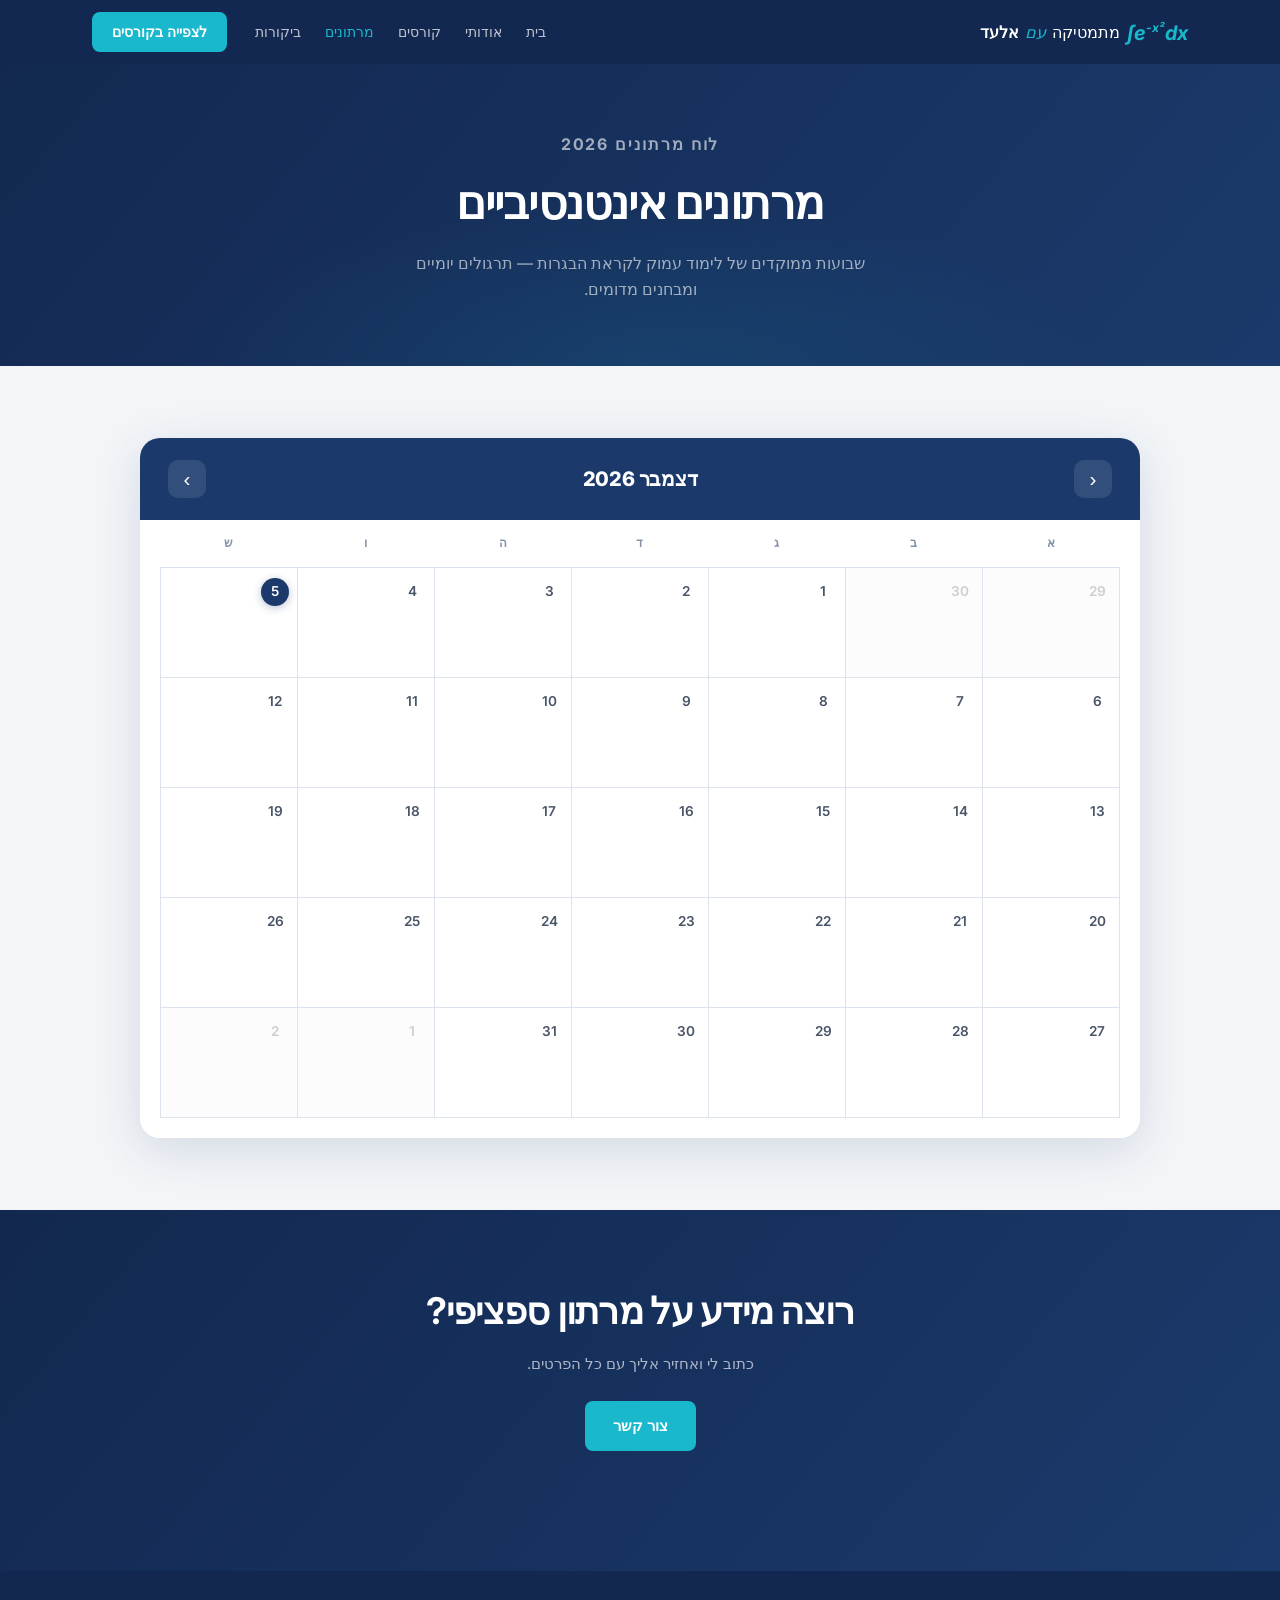
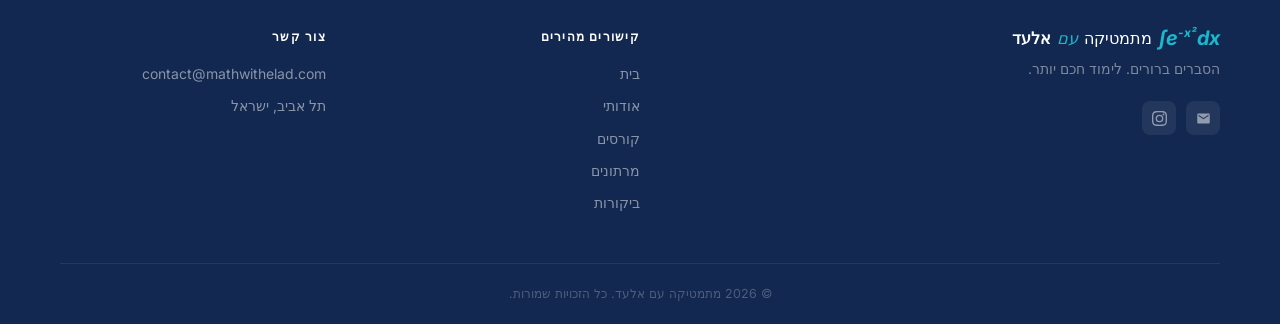
<file: hebrew/marathon.html>
<!DOCTYPE html>
<html lang="he" dir="rtl">
<head>
  <meta charset="UTF-8" />
  <meta name="viewport" content="width=device-width, initial-scale=1.0" />
  <title>מרתונים — מתמטיקה עם אלעד</title>
  <link rel="preconnect" href="https://fonts.googleapis.com" />
  <link rel="preconnect" href="https://fonts.gstatic.com" crossorigin />
  <link href="https://fonts.googleapis.com/css2?family=Inter:wght@400;500;600;700;800&display=swap" rel="stylesheet" />
  <link rel="stylesheet" href="style.css" />
</head>
<body>

  <!-- ── NAVBAR ── -->
  <header class="navbar" id="navbar">
    <div class="nav-inner">
      <a href="index.html" class="logo">
        <span class="logo-sym">∫e<sup>-x²</sup>dx</span>
        <span class="logo-name">מתמטיקה <em>עם</em> <b>אלעד</b></span>
      </a>
      <nav class="nav-links">
        <a href="index.html">בית</a>
        <a href="about.html">אודותי</a>
        <a href="categories.html">קורסים</a>
        <a href="marathon.html" class="active">מרתונים</a>
        <a href="reviews.html">ביקורות</a>
      </nav>
      <a href="categories.html" class="btn-teal">לצפייה בקורסים</a>
      <button class="burger" id="burger" aria-label="פתח תפריט">
        <span></span><span></span><span></span>
      </button>
    </div>
    <div class="nav-mobile" id="navMobile">
      <a href="index.html">בית</a>
      <a href="about.html">אודותי</a>
      <a href="categories.html">קורסים</a>
      <a href="marathon.html" class="active">מרתונים</a>
      <a href="reviews.html">ביקורות</a>
      <a href="categories.html" class="btn-teal">לצפייה בקורסים</a>
    </div>
  </header>

  <!-- ── PAGE HERO ── -->
  <section class="page-hero">
    <p class="eyebrow">לוח מרתונים 2026</p>
    <h1>מרתונים אינטנסיביים</h1>
    <p>שבועות ממוקדים של לימוד עמוק לקראת הבגרות — תרגולים יומיים ומבחנים מדומים.</p>
  </section>

  <!-- ── CALENDAR ── -->
  <section class="cal-section">
    <div class="container">
      <div class="cal-wrapper" id="calWrapper">
        <div class="cal-nav">
          <button class="cal-nav-btn" id="calPrev">&#8249;</button>
          <span class="cal-month-title" id="calTitle"></span>
          <button class="cal-nav-btn" id="calNext">&#8250;</button>
        </div>
        <div class="cal-grid-wrap" id="calSingle"></div>
        <div class="cal-detail" id="calDetail">
          <div class="cal-detail-inner" id="calDetailInner"></div>
        </div>
        <div class="cal-schedule" id="calSchedule"></div>
      </div>
    </div>
  </section>


  <!-- ── CTA ── -->
  <section class="bottom-cta">
    <div class="container">
      <div class="sec-head center reveal">
        <h2>רוצה מידע על מרתון ספציפי?</h2>
        <p>כתוב לי ואחזיר אליך עם כל הפרטים.</p>
        <a href="mailto:contact@mathwithelad.com" class="btn-teal btn-lg" style="margin-top:24px;display:inline-flex;">צור קשר</a>
      </div>
    </div>
  </section>

  <!-- ── FOOTER ── -->
  <footer class="footer">
    <div class="footer-inner">
      <div class="footer-brand">
        <a href="index.html" class="logo">
          <span class="logo-sym">∫e<sup>-x²</sup>dx</span>
          <span class="logo-name">מתמטיקה <em>עם</em> <b>אלעד</b></span>
        </a>
        <p>הסברים ברורים. לימוד חכם יותר.</p>
        <div class="socials">
          <a href="#" aria-label="אימייל">
            <svg viewBox="0 0 24 24" fill="currentColor"><path d="M20 4H4c-1.1 0-2 .9-2 2v12c0 1.1.9 2 2 2h16c1.1 0 2-.9 2-2V6c0-1.1-.9-2-2-2zm0 4l-8 5-8-5V6l8 5 8-5v2z"/></svg>
          </a>
          <a href="#" aria-label="אינסטגרם">
            <svg viewBox="0 0 24 24" fill="currentColor"><path d="M12 2.163c3.204 0 3.584.012 4.85.07 3.252.148 4.771 1.691 4.919 4.919.058 1.265.069 1.645.069 4.849 0 3.205-.012 3.584-.069 4.849-.149 3.225-1.664 4.771-4.919 4.919-1.266.058-1.644.07-4.85.07-3.204 0-3.584-.012-4.849-.07-3.26-.149-4.771-1.699-4.919-4.92-.058-1.265-.07-1.644-.07-4.849 0-3.204.013-3.583.07-4.849.149-3.227 1.664-4.771 4.919-4.919 1.266-.057 1.645-.069 4.849-.069zM12 0C8.741 0 8.333.014 7.053.072 2.695.272.273 2.69.073 7.052.014 8.333 0 8.741 0 12c0 3.259.014 3.668.072 4.948.2 4.358 2.618 6.78 6.98 6.98C8.333 23.986 8.741 24 12 24c3.259 0 3.668-.014 4.948-.072 4.354-.2 6.782-2.618 6.979-6.98.059-1.28.073-1.689.073-4.948 0-3.259-.014-3.667-.072-4.947-.196-4.354-2.617-6.78-6.979-6.98C15.668.014 15.259 0 12 0zm0 5.838a6.162 6.162 0 100 12.324 6.162 6.162 0 000-12.324zM12 16a4 4 0 110-8 4 4 0 010 8zm6.406-11.845a1.44 1.44 0 100 2.881 1.44 1.44 0 000-2.881z"/></svg>
          </a>
        </div>
      </div>
      <div class="footer-col">
        <h4>קישורים מהירים</h4>
        <a href="index.html">בית</a>
        <a href="about.html">אודותי</a>
        <a href="categories.html">קורסים</a>
        <a href="marathon.html" class="active">מרתונים</a>
        <a href="reviews.html">ביקורות</a>
      </div>
      <div class="footer-col">
        <h4>צור קשר</h4>
        <a href="mailto:contact@mathwithelad.com">contact@mathwithelad.com</a>
        <a href="#">תל אביב, ישראל</a>
      </div>
    </div>
    <div class="footer-bottom">
      <p>© 2026 מתמטיקה עם אלעד. כל הזכויות שמורות.</p>
    </div>
  </footer>

  <script src="data.js"></script>
  <script src="admin-store.js"></script>
  <script>
    /* ── CALENDAR ── */
    const MONTH_NAMES = ['ינואר','פברואר','מרץ','אפריל','מאי','יוני','יולי','אוגוסט','ספטמבר','אוקטובר','נובמבר','דצמבר'];
    const DAY_HEADERS = ['א','ב','ג','ד','ה','ו','ש'];
    const todayStr    = new Date().toISOString().slice(0, 10);

    /* map date string → array of marathons */
    const eventMap = {};
    getMarathons().forEach(m => {
      const dateKey = m.startDateTime.slice(0, 10);
      if (!eventMap[dateKey]) eventMap[dateKey] = [];
      eventMap[dateKey].push(m);
    });

    function fmtTime(dt) {
      return dt.slice(11, 16); /* HH:MM */
    }
    function fmtDuration(mins) {
      const h = Math.floor(mins / 60), m = mins % 60;
      return m ? `${h}:${String(m).padStart(2,'0')} שעות` : `${h} שעות`;
    }

    function buildMonth(year, month) {
      const firstDay    = new Date(year, month, 1).getDay();
      const daysInMonth = new Date(year, month + 1, 0).getDate();
      const prevMonth   = month === 0 ? 11 : month - 1;
      const prevYear    = month === 0 ? year - 1 : year;
      const prevDays    = new Date(prevYear, prevMonth + 1, 0).getDate();
      const nextMonth   = month === 11 ? 0 : month + 1;
      const nextYear    = month === 11 ? year + 1 : year;

      function dayCell(y, mo, d, isOther) {
        const key    = `${y}-${String(mo+1).padStart(2,'0')}-${String(d).padStart(2,'0')}`;
        const events = eventMap[key] || [];
        const todayCls = (!isOther && key === todayStr) ? ' today' : '';
        const otherCls = isOther ? ' other-month' : '';
        const visibleEvts = events.slice(0, 2);
        const evtHtml  = visibleEvts.map(ev =>
          `<div class="cal-event" style="background:${ev.color}" data-id="${ev.id}">
             <span class="cal-event-icon">${ev.icon}</span>
             <span class="cal-event-title">${ev.title}</span>
           </div>`
        ).join('');
        const countBadge = events.length > 2
          ? `<span class="cal-day-count">${events.length}</span>` : '';
        return `<div class="cal-day${todayCls}${otherCls}${events.length ? ' has-event' : ''}" data-date="${key}">
          <div class="cal-day-header"><span class="cal-day-num">${d}</span>${countBadge}</div>${evtHtml}
        </div>`;
      }

      let html = `<div class="cal-headers">`;
      DAY_HEADERS.forEach(d => { html += `<span>${d}</span>`; });
      html += `</div><div class="cal-grid">`;

      for (let i = 0; i < firstDay; i++)
        html += dayCell(prevYear, prevMonth, prevDays - firstDay + 1 + i, true);

      for (let d = 1; d <= daysInMonth; d++)
        html += dayCell(year, month, d, false);

      const trailing = Math.ceil((firstDay + daysInMonth) / 7) * 7 - firstDay - daysInMonth;
      for (let d = 1; d <= trailing; d++)
        html += dayCell(nextYear, nextMonth, d, true);

      html += `</div>`;
      return html;
    }

    const calSingle      = document.getElementById('calSingle');
    const calWidget      = document.getElementById('calWrapper');
    const calTitle       = document.getElementById('calTitle');
    const calDetail      = document.getElementById('calDetail');
    const calDetailInner = document.getElementById('calDetailInner');
    const now = new Date();
    let curYear = now.getFullYear(), curMonth = now.getMonth();
    let selectedId = null;

    function renderCalendar() {
      calTitle.textContent = MONTH_NAMES[curMonth] + ' ' + curYear;
      calSingle.innerHTML  = `<div class="cal-body">${buildMonth(curYear, curMonth)}</div>`;
      /* click day cell → show all marathons for that day */
      calSingle.querySelectorAll('.cal-day.has-event').forEach(el => {
        el.addEventListener('click', e => {
          if (e.target.closest('.cal-event')) return; /* pill handles itself */
          openDayDetail(el.dataset.date);
        });
      });
      /* click pill → show only that marathon */
      calSingle.querySelectorAll('.cal-event').forEach(el => {
        el.addEventListener('click', e => {
          e.stopPropagation();
          openDetail(el.dataset.id);
        });
      });
      /* close panel when switching month */
      closeDetail();
    }

    function marathonCardHtml(m) {
      const spotsUsed   = m.totalSpots - m.spotsLeft;
      const spotPct     = Math.round((spotsUsed / m.totalSpots) * 100);
      const barColor    = m.spotsLeft <= 5 ? '#ef4444' : m.color;
      const dateFmt     = new Date(m.startDateTime).toLocaleDateString('he-IL', { day: 'numeric', month: 'long', year: 'numeric' });
      const course      = getCourses().find(c => c.id === m.courseId);
      const courseLabel = course ? course.title : '';
      const tags        = m.topics.map(t => `<span class="cal-detail-tag">${t}</span>`).join('');
      return `<div class="cal-detail-card">
        <div class="cal-detail-left">
          <div style="display:flex;gap:6px;align-items:center;margin-bottom:10px;flex-wrap:wrap">
            <span class="level-badge ${m.level}">${m.levelLabel}</span>
            <span class="cat-badge ${m.category}">${m.categoryLabel}</span>
          </div>
          <h3><span style="font-style:italic;color:${m.color};margin-inline-end:6px">${m.icon}</span>${m.title}</h3>
          <p>${m.description}</p>
          <div class="cal-detail-tags">${tags}</div>
          <div style="display:flex;flex-wrap:wrap;gap:16px;margin-top:10px;font-size:.82rem;color:var(--muted)">
            <span>📅 ${dateFmt}</span>
            <span>🕘 ${fmtTime(m.startDateTime)}</span>
            <span>⏱ ${fmtDuration(m.duration)}</span>
            ${courseLabel ? `<span>📖 ${courseLabel}</span>` : ''}
          </div>
        </div>
        <div class="cal-detail-right">
          <div class="cal-detail-spots">${m.spotsLeft} מקומות פנויים מתוך ${m.totalSpots}</div>
          <div class="cal-detail-bar-wrap">
            <div class="cal-detail-bar" style="width:${spotPct}%;background:${barColor}"></div>
          </div>
          <a href="mailto:contact@mathwithelad.com" class="btn-teal" style="width:100%;justify-content:center;display:flex;margin-top:12px">
            להרשמה
          </a>
        </div>
      </div>`;
    }

    function showDetailPanel(key, html) {
      if (selectedId === key) { closeDetail(); return; }
      selectedId = key;
      calDetailInner.innerHTML = html;
      calWidget.classList.add('panel-open');
      calDetail.classList.add('open');
      setTimeout(() => calDetail.scrollIntoView({ behavior: 'smooth', block: 'nearest' }), 150);
    }

    function openDetail(id) {
      const m = getMarathons().find(x => x.id === id);
      showDetailPanel(id, marathonCardHtml(m));
    }

    function openDayDetail(dateKey) {
      const marathons = eventMap[dateKey] || [];
      if (!marathons.length) return;
      showDetailPanel(dateKey, marathons.map(marathonCardHtml).join(''));
    }

    function closeDetail() {
      calDetail.classList.remove('open');
      calWidget.classList.remove('panel-open');
      selectedId = null;
    }

    /* ── MOBILE SCHEDULE VIEW ── */
    const scheduleEl = document.getElementById('calSchedule');
    const DAY_NAMES  = ['ראשון','שני','שלישי','רביעי','חמישי','שישי','שבת'];

    document.getElementById('calPrev').addEventListener('click', () => {
      if (--curMonth < 0) { curMonth = 11; curYear--; }
      renderCalendar();
      buildSchedule();
    });
    document.getElementById('calNext').addEventListener('click', () => {
      if (++curMonth > 11) { curMonth = 0; curYear++; }
      renderCalendar();
      buildSchedule();
    });

    renderCalendar();

    function buildSchedule() {
      const moPrefix  = `${curYear}-${String(curMonth + 1).padStart(2, '0')}`;
      const marathons = getMarathons()
        .filter(m => m.startDateTime.startsWith(moPrefix))
        .sort((a, b) => a.startDateTime.localeCompare(b.startDateTime));

      if (!marathons.length) {
        scheduleEl.innerHTML = `<div class="sch-empty">אין מרתונים החודש</div>`;
        return;
      }

      /* group by date */
      const byDate = {};
      marathons.forEach(m => {
        const day = m.startDateTime.slice(0, 10);
        if (!byDate[day]) byDate[day] = [];
        byDate[day].push(m);
      });

      let html = '<div class="sch-group">';
      Object.keys(byDate).sort().forEach(dateKey => {
        const d       = new Date(dateKey + 'T12:00:00');
        const dayNum  = d.getDate();
        const dayName = DAY_NAMES[d.getDay()];
        const isToday = dateKey === todayStr;

        const eventsHtml = byDate[dateKey].map(m => {
          const startMs  = new Date(m.startDateTime).getTime();
          const endTime  = new Date(startMs + m.duration * 60000).toTimeString().slice(0, 5);
          const spotsLow = m.spotsLeft <= 5;
          return `<div class="sch-event-wrap">
            <div class="sch-event" data-id="${m.id}">
              <span class="sch-dot" style="background:${m.color}"></span>
              <span class="sch-time">${fmtTime(m.startDateTime)} – ${endTime}</span>
              <span class="sch-title">${m.title}</span>
              <span class="sch-spots${spotsLow ? ' low' : ''}">${m.spotsLeft} מקומות</span>
            </div>
            <div class="sch-event-detail" id="scd-${m.id}"></div>
          </div>`;
        }).join('');

        html += `<div class="sch-row">
          <div class="sch-date-col${isToday ? ' today' : ''}">
            <span class="sch-date-num">${dayNum}</span>
            <span class="sch-date-day">${dayName}</span>
          </div>
          <div class="sch-events-col">${eventsHtml}</div>
        </div>`;
      });

      html += '</div>';
      scheduleEl.innerHTML = html;

      /* click handlers */
      scheduleEl.querySelectorAll('.sch-event').forEach(eventEl => {
        eventEl.addEventListener('click', () => {
          const id       = eventEl.dataset.id;
          const detailEl = document.getElementById('scd-' + id);
          const isOpen   = detailEl.classList.contains('open');
          /* close all */
          scheduleEl.querySelectorAll('.sch-event-detail.open').forEach(d => { d.classList.remove('open'); d.innerHTML = ''; });
          scheduleEl.querySelectorAll('.sch-event.active').forEach(e => e.classList.remove('active'));
          if (!isOpen) {
            const m = getMarathons().find(x => x.id === id);
            detailEl.innerHTML = marathonCardHtml(m);
            detailEl.classList.add('open');
            eventEl.classList.add('active');
            setTimeout(() => detailEl.scrollIntoView({ behavior: 'smooth', block: 'nearest' }), 150);
          }
        });
      });
    }

    buildSchedule();

    /* ── REVEAL ── */
    const revObs = new IntersectionObserver(entries => {
      entries.forEach(e => {
        if (e.isIntersecting) { e.target.classList.add('visible'); revObs.unobserve(e.target); }
      });
    }, { threshold: 0.05 });
    document.querySelectorAll('.reveal').forEach(el => revObs.observe(el));
  </script>
  <script src="main.js"></script>
</body>
</html>
</file>
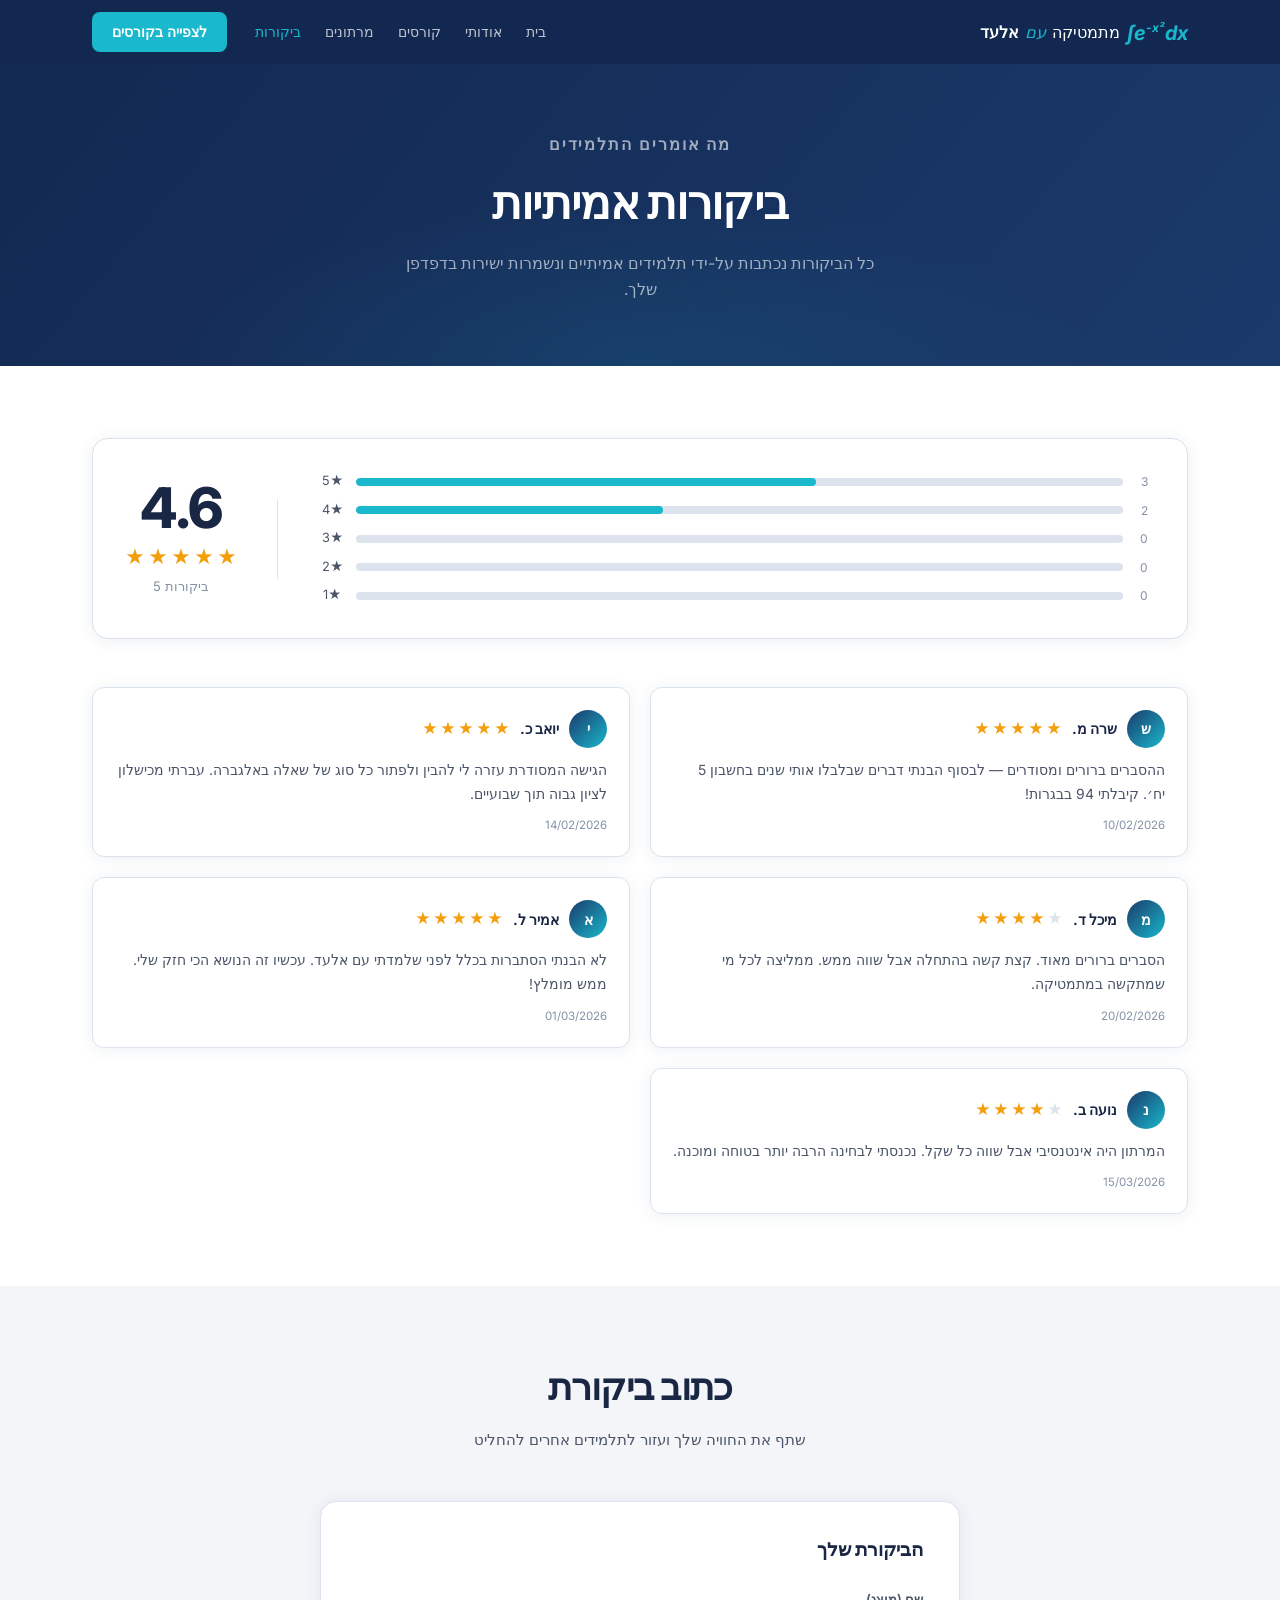
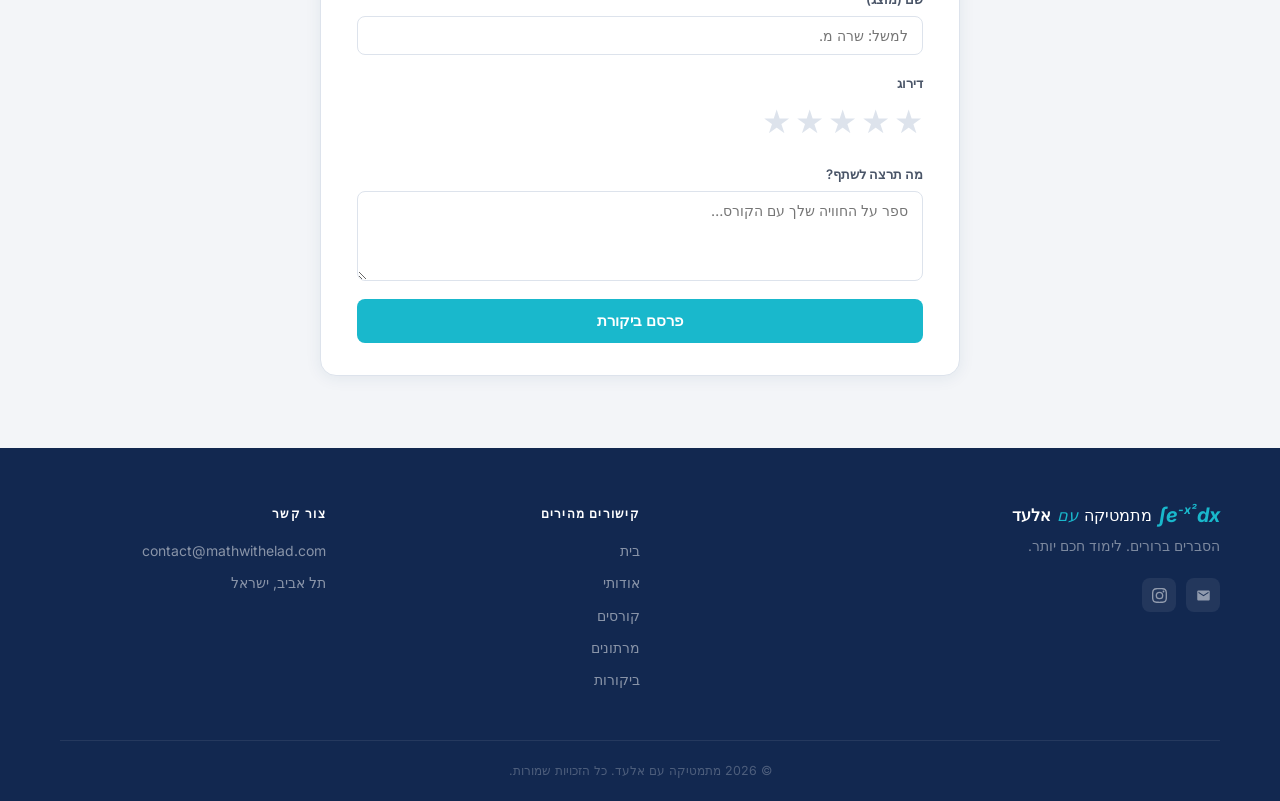
<file: hebrew/reviews.html>
<!DOCTYPE html>
<html lang="he" dir="rtl">
<head>
  <meta charset="UTF-8" />
  <meta name="viewport" content="width=device-width, initial-scale=1.0" />
  <title>ביקורות תלמידים — מתמטיקה עם אלעד</title>
  <link rel="preconnect" href="https://fonts.googleapis.com" />
  <link rel="preconnect" href="https://fonts.gstatic.com" crossorigin />
  <link href="https://fonts.googleapis.com/css2?family=Inter:wght@400;500;600;700;800&display=swap" rel="stylesheet" />
  <link rel="stylesheet" href="style.css" />
</head>
<body>

  <!-- ── NAVBAR ── -->
  <header class="navbar" id="navbar">
    <div class="nav-inner">
      <a href="index.html" class="logo">
        <span class="logo-sym">∫e<sup>-x²</sup>dx</span>
        <span class="logo-name">מתמטיקה <em>עם</em> <b>אלעד</b></span>
      </a>
      <nav class="nav-links">
        <a href="index.html">בית</a>
        <a href="about.html">אודותי</a>
        <a href="categories.html">קורסים</a>
        <a href="marathon.html">מרתונים</a>
        <a href="reviews.html" class="active">ביקורות</a>
      </nav>
      <a href="categories.html" class="btn-teal">לצפייה בקורסים</a>
      <button class="burger" id="burger" aria-label="פתח תפריט">
        <span></span><span></span><span></span>
      </button>
    </div>
    <div class="nav-mobile" id="navMobile">
      <a href="index.html">בית</a>
      <a href="about.html">אודותי</a>
      <a href="categories.html">קורסים</a>
      <a href="marathon.html">מרתונים</a>
      <a href="reviews.html" class="active">ביקורות</a>
      <a href="categories.html" class="btn-teal">לצפייה בקורסים</a>
    </div>
  </header>

  <!-- ── PAGE HERO ── -->
  <section class="page-hero">
    <p class="eyebrow">מה אומרים התלמידים</p>
    <h1>ביקורות אמיתיות</h1>
    <p>כל הביקורות נכתבות על-ידי תלמידים אמיתיים ונשמרות ישירות בדפדפן שלך.</p>
  </section>

  <!-- ── STATS + REVIEWS ── -->
  <section class="page-section">
    <div class="container">

      <!-- Aggregate stats -->
      <div class="stats-summary reveal" id="statsSummary">
        <div class="avg-block">
          <div class="avg-big" id="avgBig">—</div>
          <div class="avg-stars" id="avgStars"></div>
          <div class="avg-count" id="avgCount">0 ביקורות</div>
        </div>
        <div class="stats-divider"></div>
        <div class="rating-dist" id="ratingDist"></div>
      </div>

      <!-- Reviews grid -->
      <div class="rv-grid" id="rvGrid">
        <p style="color:var(--muted);font-size:.9rem;">טוען ביקורות…</p>
      </div>
    </div>
  </section>

  <!-- ── WRITE A REVIEW ── -->
  <section class="page-section alt">
    <div class="container">
      <div class="sec-head center reveal">
        <h2>כתוב ביקורת</h2>
        <p>שתף את החוויה שלך ועזור לתלמידים אחרים להחליט</p>
      </div>

      <div class="review-form reveal">
        <h3>הביקורת שלך</h3>
        <form id="reviewForm" novalidate>

          <div class="form-group">
            <label for="rvName">שם (מוצג)</label>
            <input type="text" id="rvName" placeholder="למשל: שרה מ." required />
          </div>

          <div class="form-group">
            <label>דירוג</label>
            <div class="star-picker" id="starPicker" aria-label="דירוג מ-1 עד 5">
              <span class="sp-star" data-v="1">★</span>
              <span class="sp-star" data-v="2">★</span>
              <span class="sp-star" data-v="3">★</span>
              <span class="sp-star" data-v="4">★</span>
              <span class="sp-star" data-v="5">★</span>
            </div>
            <input type="hidden" id="rvRating" value="0" />
          </div>

          <div class="form-group">
            <label for="rvText">מה תרצה לשתף?</label>
            <textarea id="rvText" placeholder="ספר על החוויה שלך עם הקורס…" required></textarea>
          </div>

          <button type="submit" class="btn-teal btn-lg" style="width:100%;justify-content:center;">
            פרסם ביקורת
          </button>
          <div class="form-success" id="formSuccess">הביקורת שלך פורסמה! תודה רבה 🙏</div>
        </form>
      </div>
    </div>
  </section>

  <!-- ── FOOTER ── -->
  <footer class="footer">
    <div class="footer-inner">
      <div class="footer-brand">
        <a href="index.html" class="logo">
          <span class="logo-sym">∫e<sup>-x²</sup>dx</span>
          <span class="logo-name">מתמטיקה <em>עם</em> <b>אלעד</b></span>
        </a>
        <p>הסברים ברורים. לימוד חכם יותר.</p>
        <div class="socials">
          <a href="#" aria-label="אימייל">
            <svg viewBox="0 0 24 24" fill="currentColor"><path d="M20 4H4c-1.1 0-2 .9-2 2v12c0 1.1.9 2 2 2h16c1.1 0 2-.9 2-2V6c0-1.1-.9-2-2-2zm0 4l-8 5-8-5V6l8 5 8-5v2z"/></svg>
          </a>
          <a href="#" aria-label="אינסטגרם">
            <svg viewBox="0 0 24 24" fill="currentColor"><path d="M12 2.163c3.204 0 3.584.012 4.85.07 3.252.148 4.771 1.691 4.919 4.919.058 1.265.069 1.645.069 4.849 0 3.205-.012 3.584-.069 4.849-.149 3.225-1.664 4.771-4.919 4.919-1.266.058-1.644.07-4.85.07-3.204 0-3.584-.012-4.849-.07-3.26-.149-4.771-1.699-4.919-4.92-.058-1.265-.07-1.644-.07-4.849 0-3.204.013-3.583.07-4.849.149-3.227 1.664-4.771 4.919-4.919 1.266-.057 1.645-.069 4.849-.069zM12 0C8.741 0 8.333.014 7.053.072 2.695.272.273 2.69.073 7.052.014 8.333 0 8.741 0 12c0 3.259.014 3.668.072 4.948.2 4.358 2.618 6.78 6.98 6.98C8.333 23.986 8.741 24 12 24c3.259 0 3.668-.014 4.948-.072 4.354-.2 6.782-2.618 6.979-6.98.059-1.28.073-1.689.073-4.948 0-3.259-.014-3.667-.072-4.947-.196-4.354-2.617-6.78-6.979-6.98C15.668.014 15.259 0 12 0zm0 5.838a6.162 6.162 0 100 12.324 6.162 6.162 0 000-12.324zM12 16a4 4 0 110-8 4 4 0 010 8zm6.406-11.845a1.44 1.44 0 100 2.881 1.44 1.44 0 000-2.881z"/></svg>
          </a>
        </div>
      </div>
      <div class="footer-col">
        <h4>קישורים מהירים</h4>
        <a href="index.html">בית</a>
        <a href="about.html">אודותי</a>
        <a href="categories.html">קורסים</a>
        <a href="marathon.html">מרתונים</a>
        <a href="reviews.html" class="active">ביקורות</a>
      </div>
      <div class="footer-col">
        <h4>צור קשר</h4>
        <a href="mailto:contact@mathwithelad.com">contact@mathwithelad.com</a>
        <a href="#">תל אביב, ישראל</a>
      </div>
    </div>
    <div class="footer-bottom">
      <p>© 2026 מתמטיקה עם אלעד. כל הזכויות שמורות.</p>
    </div>
  </footer>

  <script src="reviews-store.js"></script>
  <script>
    /* ── STAR PICKER ── */
    const spStars   = document.querySelectorAll('.sp-star');
    const rvRating  = document.getElementById('rvRating');

    spStars.forEach(s => {
      s.addEventListener('click', () => {
        const v = parseInt(s.dataset.v);
        rvRating.value = v;
        spStars.forEach(st => st.classList.toggle('filled', parseInt(st.dataset.v) <= v));
        spStars.forEach(st => st.classList.remove('hover'));
      });
      s.addEventListener('mouseenter', () => {
        const v = parseInt(s.dataset.v);
        spStars.forEach(st => st.classList.toggle('hover', parseInt(st.dataset.v) <= v));
      });
    });
    document.getElementById('starPicker').addEventListener('mouseleave', () => {
      spStars.forEach(st => st.classList.remove('hover'));
    });

    /* ── XSS ESCAPE ── */
    function esc(str) {
      return String(str)
        .replace(/&/g, '&amp;')
        .replace(/</g, '&lt;')
        .replace(/>/g, '&gt;')
        .replace(/"/g, '&quot;')
        .replace(/'/g, '&#39;');
    }

    /* ── RENDER STATS ── */
    function renderStats() {
      const { avg, count, dist } = getStats();

      document.getElementById('avgBig').textContent   = avg;
      document.getElementById('avgCount').textContent = count + ' ביקורות';

      const starsEl = document.getElementById('avgStars');
      starsEl.innerHTML = [1,2,3,4,5].map(i =>
        `<span class="star${i <= Math.round(avg) ? '' : ' empty'}">★</span>`
      ).join('');

      const total = dist.reduce((a, b) => a + b, 0) || 1;
      document.getElementById('ratingDist').innerHTML = [5,4,3,2,1].map(n => {
        const cnt = dist[n - 1];
        const pct = Math.round((cnt / total) * 100);
        return `<div class="dist-row">
          <span class="dist-label">${n}★</span>
          <div class="dist-bar-wrap">
            <div class="dist-bar-fill" style="width:${pct}%"></div>
          </div>
          <span class="dist-count">${cnt}</span>
        </div>`;
      }).join('');
    }

    /* ── RENDER REVIEW CARDS ── */
    function renderReviews() {
      const reviews = getReviews();
      const grid    = document.getElementById('rvGrid');

      if (!reviews.length) {
        grid.innerHTML = '<p style="color:var(--muted);font-size:.9rem;text-align:center;grid-column:1/-1;">עדיין אין ביקורות — היה הראשון לכתוב!</p>';
        return;
      }

      grid.innerHTML = reviews.map(r => {
        const initial = r.name.charAt(0);
        const stars   = [1,2,3,4,5].map(i =>
          `<span class="star${i <= r.rating ? '' : ' empty'}">★</span>`
        ).join('');
        const date = r.createdAt.split('-').reverse().join('/');

        return `<div class="rv-card reveal">
          <div class="rv-header">
            <div class="rv-av">${esc(initial)}</div>
            <div class="rv-info">
              <strong>${esc(r.name)}</strong>
            </div>
            <div class="rv-stars">${stars}</div>
          </div>
          <p class="rv-text">${esc(r.text)}</p>
          <span class="rv-date">${esc(date)}</span>
        </div>`;
      }).join('');

      document.querySelectorAll('#rvGrid .rv-card.reveal').forEach(el => revealObs.observe(el));
    }

    const revealObs = new IntersectionObserver(entries => {
      entries.forEach(e => {
        if (e.isIntersecting) { e.target.classList.add('visible'); revealObs.unobserve(e.target); }
      });
    }, { threshold: 0.05 });

    /* ── FORM SUBMIT ── */
    document.getElementById('reviewForm').addEventListener('submit', e => {
      e.preventDefault();
      const name   = document.getElementById('rvName').value.trim();
      const rating = parseInt(document.getElementById('rvRating').value);
      const text   = document.getElementById('rvText').value.trim();

      if (!name || !rating || !text) {
        alert('נא למלא את כל השדות ולבחור דירוג.');
        return;
      }

      addReview({ name, rating, text });
      renderStats();
      renderReviews();

      /* reset form */
      e.target.reset();
      spStars.forEach(st => { st.classList.remove('filled'); st.classList.remove('hover'); });
      document.getElementById('rvRating').value = 0;

      const ok = document.getElementById('formSuccess');
      ok.classList.add('show');
      setTimeout(() => ok.classList.remove('show'), 4000);
    });

    /* ── INIT ── */
    renderStats();
    renderReviews();
  </script>
  <script src="main.js"></script>
</body>
</html>
</file>
<file: style.css>
/* ─── RESET & BASE ─── */
*, *::before, *::after { box-sizing: border-box; margin: 0; padding: 0; }

:root {
  --gold:      #c9a84c;
  --gold-light:#e8c96e;
  --gold-dim:  rgba(201,168,76,0.15);
  --bg:        #07080a;
  --bg-card:   #0d0f12;
  --bg-light:  #111318;
  --text:      #e8e6e0;
  --text-muted:#7a7870;
  --border:    rgba(255,255,255,0.07);
  --radius:    16px;
  --radius-sm: 8px;
  --transition: cubic-bezier(0.4, 0, 0.2, 1);
}

html { scroll-behavior: smooth; }

body {
  font-family: 'Inter', sans-serif;
  background: var(--bg);
  color: var(--text);
  line-height: 1.6;
  overflow-x: hidden;
}

/* ─── CURSOR GLOW ─── */
.cursor-glow {
  width: 400px; height: 400px;
  border-radius: 50%;
  background: radial-gradient(circle, rgba(201,168,76,0.06) 0%, transparent 70%);
  position: fixed;
  top: -200px; left: -200px;
  pointer-events: none;
  z-index: 0;
  transition: transform 0.08s ease;
  will-change: transform;
}

/* ─── NAVBAR ─── */
.navbar {
  position: fixed; top: 0; left: 0; right: 0; z-index: 100;
  padding: 20px 0;
  transition: background 0.4s var(--transition), backdrop-filter 0.4s;
}
.navbar.scrolled {
  background: rgba(7,8,10,0.85);
  backdrop-filter: blur(20px);
  border-bottom: 1px solid var(--border);
  padding: 14px 0;
}
.nav-inner {
  max-width: 1200px; margin: 0 auto;
  padding: 0 40px;
  display: flex; align-items: center; gap: 40px;
}
.logo {
  display: flex; align-items: center; gap: 10px;
  text-decoration: none;
  font-weight: 600; font-size: 1.15rem;
  color: var(--text);
  margin-right: auto;
}
.logo-symbol {
  font-size: 1.5rem;
  color: var(--gold);
  font-family: 'Playfair Display', serif;
}
.nav-links {
  display: flex; list-style: none; gap: 32px;
}
.nav-links a {
  text-decoration: none;
  color: var(--text-muted);
  font-size: 0.9rem;
  font-weight: 500;
  transition: color 0.2s;
  letter-spacing: 0.02em;
}
.nav-links a:hover { color: var(--text); }
.btn-nav {
  text-decoration: none;
  background: var(--gold);
  color: #000;
  padding: 9px 22px;
  border-radius: 100px;
  font-size: 0.85rem;
  font-weight: 600;
  letter-spacing: 0.02em;
  transition: opacity 0.2s, transform 0.2s;
  white-space: nowrap;
}
.btn-nav:hover { opacity: 0.88; transform: translateY(-1px); }

/* ─── HERO ─── */
.hero {
  min-height: 100vh;
  display: flex; align-items: center; justify-content: center;
  position: relative;
  overflow: hidden;
  padding: 120px 40px 80px;
}
.hero-bg {
  position: absolute; inset: 0; z-index: 0;
}
#mathCanvas {
  width: 100%; height: 100%;
  opacity: 0.4;
}
.hero-content {
  position: relative; z-index: 1;
  max-width: 760px;
  text-align: center;
}
.hero-badge {
  display: inline-flex; align-items: center; gap: 8px;
  background: rgba(201,168,76,0.1);
  border: 1px solid rgba(201,168,76,0.25);
  color: var(--gold-light);
  padding: 7px 18px;
  border-radius: 100px;
  font-size: 0.82rem;
  font-weight: 500;
  letter-spacing: 0.04em;
  margin-bottom: 28px;
}
.badge-dot {
  width: 6px; height: 6px;
  border-radius: 50%;
  background: var(--gold);
  box-shadow: 0 0 8px var(--gold);
  animation: pulse 2s ease-in-out infinite;
}
@keyframes pulse {
  0%, 100% { opacity: 1; transform: scale(1); }
  50% { opacity: 0.5; transform: scale(0.8); }
}
.hero-title {
  font-family: 'Playfair Display', serif;
  font-size: clamp(3rem, 7vw, 6rem);
  font-weight: 700;
  line-height: 1.08;
  letter-spacing: -0.02em;
  margin-bottom: 24px;
  color: #fff;
}
.hero-title em {
  font-style: italic;
  color: var(--gold);
  background: linear-gradient(135deg, var(--gold), var(--gold-light));
  -webkit-background-clip: text;
  -webkit-text-fill-color: transparent;
  background-clip: text;
}
.hero-subtitle {
  font-size: 1.15rem;
  color: var(--text-muted);
  max-width: 540px;
  margin: 0 auto 36px;
  font-weight: 300;
  line-height: 1.7;
}
.hero-actions {
  display: flex; align-items: center; justify-content: center; gap: 16px;
  margin-bottom: 60px;
  flex-wrap: wrap;
}
.btn-primary {
  display: inline-flex; align-items: center; gap: 10px;
  background: linear-gradient(135deg, var(--gold), #a07828);
  color: #000;
  text-decoration: none;
  padding: 14px 32px;
  border-radius: 100px;
  font-weight: 600;
  font-size: 0.95rem;
  letter-spacing: 0.02em;
  transition: transform 0.25s var(--transition), box-shadow 0.25s var(--transition);
  box-shadow: 0 4px 30px rgba(201,168,76,0.3);
}
.btn-primary svg { width: 18px; height: 18px; transition: transform 0.25s; }
.btn-primary:hover { transform: translateY(-2px); box-shadow: 0 8px 40px rgba(201,168,76,0.4); }
.btn-primary:hover svg { transform: translateX(4px); }
.btn-ghost {
  display: inline-flex; align-items: center;
  color: var(--text);
  text-decoration: none;
  padding: 14px 32px;
  border-radius: 100px;
  font-weight: 500;
  font-size: 0.95rem;
  border: 1px solid var(--border);
  transition: border-color 0.25s, background 0.25s;
}
.btn-ghost:hover { border-color: rgba(255,255,255,0.2); background: rgba(255,255,255,0.04); }

.hero-stats {
  display: flex; align-items: center; justify-content: center; gap: 40px;
}
.stat { display: flex; flex-direction: column; align-items: center; }
.stat-num {
  font-family: 'Playfair Display', serif;
  font-size: 2.2rem;
  font-weight: 700;
  color: var(--gold);
  line-height: 1;
}
.stat-plus { font-size: 1.2rem; color: var(--gold); margin-left: 1px; }
.stat-label { font-size: 0.78rem; color: var(--text-muted); text-transform: uppercase; letter-spacing: 0.1em; margin-top: 4px; }
.stat-divider { width: 1px; height: 36px; background: var(--border); }

.hero-scroll {
  position: absolute; bottom: 40px; left: 50%; transform: translateX(-50%);
  display: flex; flex-direction: column; align-items: center; gap: 12px;
  font-size: 0.75rem; color: var(--text-muted); letter-spacing: 0.1em; text-transform: uppercase;
  z-index: 1;
}
.scroll-line {
  width: 1px; height: 48px;
  background: linear-gradient(to bottom, var(--gold-light), transparent);
  animation: scrollLine 2s ease-in-out infinite;
}
@keyframes scrollLine {
  0% { transform: scaleY(0); transform-origin: top; }
  50% { transform: scaleY(1); transform-origin: top; }
  51% { transform: scaleY(1); transform-origin: bottom; }
  100% { transform: scaleY(0); transform-origin: bottom; }
}

/* ─── SECTIONS ─── */
.section { padding: 120px 40px; }
.section-dark { background: var(--bg-light); }
.container { max-width: 1200px; margin: 0 auto; }
.section-header { text-align: center; margin-bottom: 72px; }
.section-tag {
  font-size: 0.78rem;
  text-transform: uppercase;
  letter-spacing: 0.15em;
  color: var(--gold);
  font-weight: 600;
  margin-bottom: 12px;
}
.section-title {
  font-family: 'Playfair Display', serif;
  font-size: clamp(2rem, 4vw, 3rem);
  font-weight: 700;
  line-height: 1.15;
  color: #fff;
  margin-bottom: 16px;
}
.section-title em {
  font-style: italic;
  color: var(--gold);
}
.section-desc {
  font-size: 1rem;
  color: var(--text-muted);
  max-width: 480px;
  margin: 0 auto;
  line-height: 1.7;
}

/* ─── COURSE CARDS ─── */
.cards-grid {
  display: grid;
  grid-template-columns: repeat(auto-fill, minmax(260px, 1fr));
  gap: 24px;
}
.card {
  background: var(--bg-card);
  border: 1px solid var(--border);
  border-radius: var(--radius);
  padding: 32px 28px;
  position: relative;
  overflow: hidden;
  cursor: default;
  transition: transform 0.35s var(--transition), box-shadow 0.35s var(--transition), border-color 0.35s;
}
.card:hover {
  transform: translateY(-6px);
  box-shadow: 0 20px 60px rgba(0,0,0,0.4);
  border-color: rgba(201,168,76,0.2);
}
.card-accent {
  position: absolute; top: 0; left: 0; right: 0; height: 3px;
  background: var(--c);
  opacity: 0.8;
}
.card-tag {
  display: inline-block;
  background: rgba(201,168,76,0.12);
  color: var(--gold);
  font-size: 0.72rem;
  font-weight: 600;
  text-transform: uppercase;
  letter-spacing: 0.08em;
  padding: 3px 10px;
  border-radius: 100px;
  margin-bottom: 12px;
}
.card-icon {
  font-family: 'Playfair Display', serif;
  font-size: 2.5rem;
  color: var(--gold);
  line-height: 1;
  margin-bottom: 16px;
  opacity: 0.8;
}
.card h3 {
  font-family: 'Playfair Display', serif;
  font-size: 1.25rem;
  font-weight: 600;
  color: #fff;
  margin-bottom: 10px;
}
.card p { font-size: 0.88rem; color: var(--text-muted); line-height: 1.65; margin-bottom: 20px; }
.card-features {
  list-style: none;
  display: flex; flex-direction: column; gap: 6px;
  margin-bottom: 28px;
}
.card-features li {
  font-size: 0.82rem;
  color: var(--text-muted);
  padding-left: 16px;
  position: relative;
}
.card-features li::before {
  content: '—';
  position: absolute; left: 0;
  color: var(--gold);
  font-size: 0.75rem;
}
.card-cta {
  display: inline-block;
  color: var(--gold);
  text-decoration: none;
  font-size: 0.85rem;
  font-weight: 600;
  letter-spacing: 0.02em;
  transition: gap 0.2s, letter-spacing 0.2s;
}
.card-cta:hover { letter-spacing: 0.06em; }

/* ─── MARATHONS ─── */
.marathons-grid {
  display: grid;
  grid-template-columns: repeat(auto-fill, minmax(300px, 1fr));
  gap: 24px;
}
.marathon-card {
  background: var(--bg-card);
  border: 1px solid var(--border);
  border-radius: var(--radius);
  padding: 36px 32px;
  position: relative;
  overflow: hidden;
  transition: transform 0.35s var(--transition), box-shadow 0.35s var(--transition), border-color 0.35s;
  display: flex; flex-direction: column; gap: 20px;
}
.marathon-card:hover {
  transform: translateY(-6px);
  box-shadow: 0 20px 60px rgba(0,0,0,0.5);
  border-color: rgba(201,168,76,0.2);
}
.marathon-glow {
  position: absolute;
  width: 200px; height: 200px;
  border-radius: 50%;
  background: radial-gradient(circle, rgba(201,168,76,0.06) 0%, transparent 70%);
  bottom: -60px; right: -60px;
  pointer-events: none;
}
.featured-marathon {
  border-color: rgba(201,168,76,0.3);
  background: linear-gradient(145deg, #0f1016, #0d0f12);
}
.featured-marathon .marathon-glow {
  background: radial-gradient(circle, rgba(201,168,76,0.12) 0%, transparent 70%);
}
.marathon-badge {
  display: inline-flex;
  background: rgba(201,168,76,0.15);
  color: var(--gold-light);
  font-size: 0.75rem;
  font-weight: 600;
  padding: 4px 12px;
  border-radius: 100px;
  width: fit-content;
  border: 1px solid rgba(201,168,76,0.25);
}
.marathon-number {
  font-family: 'Playfair Display', serif;
  font-size: 3.5rem;
  font-weight: 700;
  color: rgba(201,168,76,0.1);
  line-height: 1;
  position: absolute;
  top: 20px; right: 28px;
}
.marathon-meta {
  display: flex; align-items: center; gap: 10px;
  flex-wrap: wrap; margin-bottom: 8px;
}
.marathon-duration {
  font-size: 0.8rem;
  color: var(--text-muted);
}
.marathon-level {
  font-size: 0.72rem;
  font-weight: 600;
  text-transform: uppercase;
  letter-spacing: 0.06em;
  padding: 2px 10px;
  border-radius: 100px;
}
.level-beginner  { background: rgba(76,175,138,0.12); color: #4caf8a; }
.level-intermediate { background: rgba(138,111,209,0.12); color: #8a6fd1; }
.level-advanced  { background: rgba(209,111,76,0.12); color: #d16f4c; }

.marathon-info h3 {
  font-family: 'Playfair Display', serif;
  font-size: 1.35rem;
  color: #fff;
  margin-bottom: 8px;
}
.marathon-info p { font-size: 0.88rem; color: var(--text-muted); line-height: 1.65; margin-bottom: 20px; }
.marathon-link {
  color: var(--gold);
  text-decoration: none;
  font-size: 0.88rem;
  font-weight: 600;
  transition: letter-spacing 0.2s;
}
.marathon-link:hover { letter-spacing: 0.06em; }

/* ─── TESTIMONIALS ─── */
.testimonials-grid {
  display: grid;
  grid-template-columns: repeat(auto-fill, minmax(280px, 1fr));
  gap: 24px;
}
.testimonial {
  background: var(--bg-card);
  border: 1px solid var(--border);
  border-radius: var(--radius);
  padding: 32px 28px;
  transition: transform 0.35s var(--transition), border-color 0.35s;
}
.testimonial:hover { transform: translateY(-4px); border-color: rgba(201,168,76,0.15); }
.testimonial-stars { color: var(--gold); font-size: 0.85rem; letter-spacing: 2px; margin-bottom: 16px; }
.testimonial p { font-size: 0.9rem; color: var(--text-muted); line-height: 1.7; margin-bottom: 24px; font-style: italic; }
.testimonial-author { display: flex; align-items: center; gap: 12px; }
.author-avatar {
  width: 40px; height: 40px;
  border-radius: 50%;
  background: linear-gradient(135deg, var(--gold), #a07828);
  display: flex; align-items: center; justify-content: center;
  font-weight: 700; color: #000; font-size: 0.9rem;
  flex-shrink: 0;
}
.testimonial-author strong { display: block; font-size: 0.88rem; color: #fff; }
.testimonial-author span { font-size: 0.78rem; color: var(--text-muted); }

/* ─── PRICING ─── */
.pricing-grid {
  display: grid;
  grid-template-columns: repeat(auto-fill, minmax(280px, 1fr));
  gap: 24px;
  align-items: stretch;
}
.pricing-card {
  background: var(--bg-card);
  border: 1px solid var(--border);
  border-radius: var(--radius);
  padding: 40px 32px;
  display: flex; flex-direction: column;
  transition: transform 0.35s var(--transition), box-shadow 0.35s var(--transition);
  position: relative;
}
.pricing-card:hover { transform: translateY(-6px); }
.pricing-featured {
  border-color: rgba(201,168,76,0.4);
  background: linear-gradient(145deg, #100e08, #0d0f12);
  box-shadow: 0 0 60px rgba(201,168,76,0.08);
}
.pricing-popular {
  position: absolute; top: -14px; left: 50%; transform: translateX(-50%);
  background: linear-gradient(135deg, var(--gold), #a07828);
  color: #000;
  font-size: 0.72rem;
  font-weight: 700;
  text-transform: uppercase;
  letter-spacing: 0.08em;
  padding: 5px 18px;
  border-radius: 100px;
  white-space: nowrap;
}
.pricing-name {
  font-size: 0.85rem;
  text-transform: uppercase;
  letter-spacing: 0.1em;
  color: var(--text-muted);
  font-weight: 600;
  margin-bottom: 16px;
}
.pricing-price {
  display: flex; align-items: flex-start; gap: 4px;
  margin-bottom: 12px;
}
.price-currency {
  font-size: 1.4rem;
  color: var(--gold);
  font-weight: 600;
  margin-top: 8px;
}
.price-num {
  font-family: 'Playfair Display', serif;
  font-size: 3.5rem;
  font-weight: 700;
  color: #fff;
  line-height: 1;
}
.pricing-desc { font-size: 0.85rem; color: var(--text-muted); margin-bottom: 28px; line-height: 1.6; }
.pricing-features {
  list-style: none;
  display: flex; flex-direction: column; gap: 10px;
  margin-bottom: 36px;
  flex: 1;
}
.pricing-features li { font-size: 0.88rem; color: var(--text-muted); }
.pricing-features li:first-child, .pricing-features li { color: var(--text); }
.btn-pricing {
  display: block;
  text-align: center;
  padding: 13px;
  border-radius: 100px;
  font-weight: 600;
  font-size: 0.9rem;
  text-decoration: none;
  border: 1px solid var(--border);
  color: var(--text);
  transition: border-color 0.2s, background 0.2s;
}
.btn-pricing:hover { border-color: rgba(255,255,255,0.25); background: rgba(255,255,255,0.04); }
.btn-pricing-featured {
  background: linear-gradient(135deg, var(--gold), #a07828);
  color: #000;
  border-color: transparent;
  box-shadow: 0 4px 24px rgba(201,168,76,0.35);
}
.btn-pricing-featured:hover { opacity: 0.88; background: linear-gradient(135deg, var(--gold), #a07828); }

/* ─── CTA STRIP ─── */
.cta-section {
  background: linear-gradient(135deg, #100e08, #080708);
  border-top: 1px solid rgba(201,168,76,0.15);
  border-bottom: 1px solid rgba(201,168,76,0.15);
  padding: 100px 40px;
  text-align: center;
  position: relative;
  overflow: hidden;
}
.cta-section::before {
  content: '';
  position: absolute;
  top: 50%; left: 50%; transform: translate(-50%, -50%);
  width: 600px; height: 300px;
  background: radial-gradient(ellipse, rgba(201,168,76,0.07) 0%, transparent 70%);
  pointer-events: none;
}
.cta-inner h2 {
  font-family: 'Playfair Display', serif;
  font-size: clamp(1.8rem, 4vw, 2.8rem);
  font-weight: 700;
  color: #fff;
  margin-bottom: 36px;
  line-height: 1.2;
}
.cta-inner h2 em { font-style: italic; color: var(--gold); }
.btn-large { padding: 16px 44px; font-size: 1rem; }

/* ─── FOOTER ─── */
.footer {
  padding: 40px;
  border-top: 1px solid var(--border);
}
.footer-inner {
  max-width: 1200px; margin: 0 auto;
  display: flex; align-items: center; justify-content: space-between; gap: 24px;
  flex-wrap: wrap;
}
.footer-copy { font-size: 0.82rem; color: var(--text-muted); }
.footer-links { display: flex; gap: 24px; }
.footer-links a {
  font-size: 0.82rem;
  color: var(--text-muted);
  text-decoration: none;
  transition: color 0.2s;
}
.footer-links a:hover { color: var(--text); }

/* ─── REVEAL ANIMATIONS ─── */
.reveal {
  opacity: 0;
  transform: translateY(30px);
  transition: opacity 0.7s var(--transition), transform 0.7s var(--transition);
}
.reveal.visible {
  opacity: 1;
  transform: translateY(0);
}
[data-delay="100"] { transition-delay: 0.1s; }
[data-delay="150"] { transition-delay: 0.15s; }
[data-delay="200"] { transition-delay: 0.2s; }
[data-delay="300"] { transition-delay: 0.3s; }

/* ─── RESPONSIVE ─── */
@media (max-width: 768px) {
  .nav-links { display: none; }
  .hero { padding: 100px 24px 80px; }
  .section { padding: 80px 24px; }
  .hero-stats { gap: 24px; }
  .footer-inner { flex-direction: column; text-align: center; }
  .nav-inner { padding: 0 24px; }
}
</file>
<file: hebrew/style.css>
/* ── RESET ── */
*, *::before, *::after { box-sizing: border-box; margin: 0; padding: 0; }

:root {
  --navy:    #1b3a6b;
  --navy-dk: #122850;
  --teal:    #19b8cc;
  --teal-dk: #0fa3b5;
  --white:   #ffffff;
  --gray:    #f3f5f8;
  --text:    #1a2744;
  --sub:     #4a5568;
  --muted:   #8492a6;
  --border:  #dde3ec;
  --shadow:  0 2px 16px rgba(27,58,107,0.08);
  --shadow-md: 0 6px 32px rgba(27,58,107,0.13);
  --r:       12px;
  --ease:    cubic-bezier(.4,0,.2,1);
}

html { scroll-behavior: smooth; }
body { font-family: 'Inter', sans-serif; color: var(--text); background: var(--white); overflow-x: hidden; line-height: 1.6; }
img  { display: block; max-width: 100%; }

/* ── NAVBAR ── */
.navbar {
  position: fixed; top: 0; left: 0; right: 0; z-index: 100;
  background: var(--navy-dk);
}
.navbar.scrolled { box-shadow: 0 2px 20px rgba(0,0,0,0.25); }
.nav-inner {
  max-width: 1160px; margin: 0 auto;
  padding: 0 32px; height: 64px;
  display: flex; align-items: center; gap: 28px;
}
.logo {
  display: inline-flex; align-items: center; gap: 7px;
  text-decoration: none; color: #fff;
  font-size: 1rem; font-weight: 600;
  margin-inline-end: auto; /* RTL-safe: pushes nav + btn to the opposite side */
  line-height: 1;
}
.logo-sym {
  font-size: 1.25rem; font-weight: 700; color: var(--teal); font-style: italic;
  direction: ltr; unicode-bidi: embed; /* keep math expression LTR */
}
.logo-sym sup { font-size: .6em; vertical-align: super; }
.logo-name em   { font-style: italic; color: var(--teal); margin: 0 2px; }
.logo-name b    { font-weight: 700; }
.logo-name      { font-weight: 500; }
.logo.sm        { font-size: 1.3rem; }
.logo-sym.sm    { font-size: 1.6rem; }
.logo-name.sm   { font-size: 1.3rem; }

.nav-links { display: flex; list-style: none; gap: 24px; }
.nav-links a {
  text-decoration: none; color: rgba(255,255,255,.72);
  font-size: .875rem; font-weight: 500; transition: color .2s;
}
.nav-links a:hover { color: #fff; }

.btn-teal {
  display: inline-flex; align-items: center; gap: 6px;
  background: var(--teal); color: #fff;
  text-decoration: none; border: none; cursor: pointer;
  padding: 9px 20px; border-radius: 8px;
  font-size: .875rem; font-weight: 600;
  transition: background .2s, transform .2s, box-shadow .2s;
  white-space: nowrap;
}
.btn-teal:hover { background: var(--teal-dk); transform: translateY(-1px); box-shadow: 0 4px 14px rgba(25,184,204,.35); }
.btn-lg { padding: 13px 28px; font-size: .95rem; }
.btn-sm { padding: 9px 18px; font-size: .82rem; }

.burger {
  display: none; flex-direction: column; gap: 5px;
  background: none; border: none; cursor: pointer; padding: 4px;
}
.burger span { display: block; width: 22px; height: 2px; background: #fff; border-radius: 2px; }

.nav-mobile {
  display: none; flex-direction: column; gap: 2px;
  padding: 12px 32px 16px;
  border-top: 1px solid rgba(255,255,255,.08);
}
.nav-mobile a {
  text-decoration: none; color: rgba(255,255,255,.75);
  font-size: .9rem; padding: 9px 0;
  border-bottom: 1px solid rgba(255,255,255,.06);
  transition: color .2s;
}
.nav-mobile a:last-child { border: none; }
.nav-mobile a:hover { color: #fff; }
.nav-mobile .btn-teal { margin-top: 8px; justify-content: center; }
.nav-mobile.open { display: flex; }

/* ── HERO ── */
.hero {
  background: linear-gradient(130deg, var(--navy-dk) 0%, var(--navy) 100%);
  padding-top: 64px;
  min-height: 90vh;
  display: flex; align-items: stretch;
  position: relative; overflow: hidden;
}
.hero::after {
  content: '';
  position: absolute; inset: 0; pointer-events: none;
  background: radial-gradient(ellipse 55% 70% at 75% 60%, rgba(25,184,204,.12) 0%, transparent 65%);
}
.hero-inner {
  max-width: 1160px; width: 100%; margin: 0 auto;
  padding: 56px 32px 0;
  display: grid; grid-template-columns: 1fr 1fr;
  align-items: flex-end; gap: 32px;
  position: relative; z-index: 1;
}
.hero-text { padding-bottom: 72px; }

.hero-text h1 {
  font-size: clamp(2.2rem, 4.5vw, 3.4rem);
  font-weight: 800; color: #fff;
  line-height: 1.12; letter-spacing: -.02em;
  margin-bottom: 24px;
}
.hero-text h1 .accent { color: var(--teal); }

/* checks in hero are white */
.checks { list-style: none; display: flex; flex-direction: column; gap: 11px; margin-bottom: 32px; }
.checks li {
  display: flex; align-items: center; gap: 10px;
  font-size: .975rem; color: rgba(255,255,255,.85);
}
.checks li::before {
  content: '';
  width: 19px; height: 19px; flex-shrink: 0;
  background: url("data:image/svg+xml,%3Csvg viewBox='0 0 20 20' fill='%2319b8cc' xmlns='http://www.w3.org/2000/svg'%3E%3Cpath fill-rule='evenodd' d='M16.707 5.293a1 1 0 010 1.414l-8 8a1 1 0 01-1.414 0l-4-4a1 1 0 011.414-1.414L8 12.586l7.293-7.293a1 1 0 011.414 0z' clip-rule='evenodd'/%3E%3C/svg%3E") center/contain no-repeat;
}
/* dark checks (on white bg) */
.checks.dark li { color: var(--sub); }
.checks.dark li::before {
  background-image: url("data:image/svg+xml,%3Csvg viewBox='0 0 20 20' fill='%2319b8cc' xmlns='http://www.w3.org/2000/svg'%3E%3Cpath fill-rule='evenodd' d='M16.707 5.293a1 1 0 010 1.414l-8 8a1 1 0 01-1.414 0l-4-4a1 1 0 011.414-1.414L8 12.586l7.293-7.293a1 1 0 011.414 0z' clip-rule='evenodd'/%3E%3C/svg%3E");
}

.hero-actions { display: flex; align-items: center; gap: 20px; flex-wrap: wrap; }

.btn-ghost {
  display: inline-flex; align-items: center; gap: 8px;
  color: rgba(255,255,255,.8); text-decoration: none;
  font-size: .9rem; font-weight: 500; transition: color .2s;
}
.btn-ghost:hover { color: #fff; }

.play-btn {
  width: 28px; height: 28px; border-radius: 50%;
  background: rgba(255,255,255,.15);
  display: flex; align-items: center; justify-content: center; flex-shrink: 0;
}
.play-btn svg { width: 14px; height: 14px; margin-left: 1px; }
.play-btn.sm  { width: 22px; height: 22px; }
.play-btn.sm svg { width: 11px; height: 11px; }

/* hero photo */
.hero-photo { display: flex; align-items: flex-end; justify-content: center; }
.photo-box {
  width: 100%; max-width: 460px;
  background: rgba(255,255,255,.07);
  border: 1px solid rgba(255,255,255,.12);
  border-bottom: none;
  border-radius: 18px 18px 0 0;
  overflow: hidden;
  position: relative;
}
.photo-box img { width: 100%; height: auto; object-fit: cover; object-position: top; }

/* ── SHARED LAYOUT ── */
.container { max-width: 1160px; margin: 0 auto; padding: 0 32px; }
.sec-head { margin-bottom: 48px; }
.sec-head.center { text-align: center; }
.sec-head.center p { max-width: 540px; margin: 10px auto 0; }
.sec-head h2 {
  font-size: clamp(1.7rem, 3vw, 2.3rem);
  font-weight: 700; color: var(--text);
  letter-spacing: -.02em;
}
.sec-head p { font-size: .95rem; color: var(--sub); line-height: 1.7; margin-top: 10px; }
.eyebrow {
  font-size: .72rem; font-weight: 700; text-transform: uppercase;
  letter-spacing: .12em; color: var(--teal); margin-bottom: 10px;
}

/* ── ABOUT ── */
.about { background: var(--gray); padding: 88px 32px; }
.about-grid {
  display: grid; grid-template-columns: 1fr 1fr;
  gap: 56px; align-items: center;
}
.about-logo {
  display: inline-flex; align-items: center; gap: 7px;
  font-size: 1.3rem; font-weight: 600; color: var(--text);
  margin-bottom: 16px;
}
.about-logo .logo-sym { font-size: 1.5rem; color: var(--teal); font-style: italic; }
.about-logo .logo-name em { color: var(--teal); font-style: italic; }
.about-body { font-size: .95rem; color: var(--sub); line-height: 1.8; margin-bottom: 28px; }

.about-card {
  background: var(--white);
  border-radius: var(--r);
  box-shadow: var(--shadow-md);
  overflow: hidden;
  display: flex;
  border: 1px solid var(--border);
}
.about-card-top { flex: 1; padding: 28px 24px; }
.about-card-title {
  display: flex; align-items: center; gap: 10px;
  margin-bottom: 16px;
}
.about-card-title strong { font-size: 1rem; font-weight: 700; color: var(--text); }
.cap { width: 22px; height: 22px; color: var(--teal); flex-shrink: 0; }
.about-card-img {
  width: 120px; flex-shrink: 0;
  background: var(--gray);
  overflow: hidden;
}
.about-card-img img { width: 100%; height: 100%; object-fit: cover; object-position: top center; }

/* ── COURSES ── */
.courses { background: var(--white); padding: 88px 32px; }
.cards-row {
  display: grid; grid-template-columns: repeat(3, 1fr); gap: 24px;
}
.course-card {
  background: var(--white);
  border: 1px solid var(--border);
  border-radius: var(--r);
  padding: 32px 26px;
  box-shadow: var(--shadow);
  display: flex; flex-direction: column; gap: 12px;
  transition: transform .25s var(--ease), box-shadow .25s, border-color .25s;
}
.course-card:hover {
  transform: translateY(-5px);
  box-shadow: var(--shadow-md);
  border-color: rgba(25,184,204,.3);
}
.c-icon {
  width: 50px; height: 50px;
  background: rgba(25,184,204,.1);
  border-radius: 12px;
  display: flex; align-items: center; justify-content: center;
}
.c-icon svg { width: 24px; height: 24px; fill: var(--teal); }
.course-card h3 { font-size: 1.05rem; font-weight: 700; color: var(--text); line-height: 1.3; }
.course-card p  { font-size: .875rem; color: var(--sub); line-height: 1.65; flex: 1; }

/* ── METHOD ── */
.method { background: var(--gray); padding: 88px 32px; }

/* ── REVIEWS ── */
.reviews { background: var(--white); padding: 88px 32px; }
.reviews-row {
  display: grid; grid-template-columns: repeat(2, 1fr); gap: 24px;
}
.review-card {
  background: var(--gray);
  border: 1px solid var(--border);
  border-radius: var(--r);
  padding: 28px 24px;
  display: flex; flex-direction: column; gap: 20px;
  transition: transform .25s var(--ease), box-shadow .25s;
}
.review-card:hover { transform: translateY(-3px); box-shadow: var(--shadow); }
.review-card p { font-size: .9rem; color: var(--sub); line-height: 1.75; }
.qq { font-size: 1.1rem; font-weight: 700; color: var(--teal); margin: 0 3px; }
.reviewer { display: flex; align-items: center; gap: 12px; }
.av {
  width: 36px; height: 36px; border-radius: 50%;
  background: linear-gradient(135deg, var(--navy), var(--teal));
  display: flex; align-items: center; justify-content: center;
  font-weight: 700; font-size: .85rem; color: #fff; flex-shrink: 0;
}
.reviewer strong { display: block; font-size: .875rem; color: var(--text); }
.reviewer span   { font-size: .75rem; color: var(--muted); }

/* ── BOTTOM CTA ── */
.bottom-cta {
  background: linear-gradient(130deg, var(--navy-dk), var(--navy));
  padding: 72px 32px;
}
.bottom-cta .sec-head h2 { color: #fff; }
.bottom-cta .sec-head p  { color: rgba(255,255,255,.65); }
.bottom-cta .sec-head p strong { color: rgba(255,255,255,.9); }

/* ── FOOTER ── */
.footer { background: var(--navy-dk); padding: 56px 32px 0; }
.footer-inner {
  max-width: 1160px; margin: 0 auto;
  display: grid; grid-template-columns: 2fr 1fr 1fr; gap: 48px;
  padding-bottom: 48px;
  border-bottom: 1px solid rgba(255,255,255,.08);
}
.footer .logo { color: #fff; margin-bottom: 10px; display: inline-flex; }
.footer-brand > p { font-size: .85rem; color: rgba(255,255,255,.45); line-height: 1.7; margin-bottom: 20px; }
.socials { display: flex; gap: 10px; }
.socials a {
  width: 34px; height: 34px; border-radius: 8px;
  background: rgba(255,255,255,.07);
  display: flex; align-items: center; justify-content: center;
  color: rgba(255,255,255,.5);
  transition: background .2s, color .2s;
}
.socials a:hover { background: var(--teal); color: #fff; }
.socials svg { width: 15px; height: 15px; }
.footer-col { display: flex; flex-direction: column; gap: 10px; }
.footer-col h4 {
  font-size: .78rem; font-weight: 700; text-transform: uppercase;
  letter-spacing: .1em; color: #fff; margin-bottom: 6px;
}
.footer-col a {
  text-decoration: none; color: rgba(255,255,255,.5);
  font-size: .875rem; transition: color .2s;
}
.footer-col a:hover { color: rgba(255,255,255,.9); }
.footer-bottom {
  max-width: 1160px; margin: 0 auto;
  padding: 20px 0; text-align: center;
}
.footer-bottom p { font-size: .78rem; color: rgba(255,255,255,.25); }

/* ── CATEGORY SELECTOR CARDS ── */
.cat-cards-row {
  display: grid; grid-template-columns: repeat(3, 1fr); gap: 28px;
  max-width: 1060px; margin: 0 auto;
}
.cat-card {
  border-radius: 20px; overflow: hidden;
  box-shadow: 0 8px 40px rgba(27,58,107,.13);
  display: flex; flex-direction: column;
  text-decoration: none; color: inherit;
  transition: transform .28s var(--ease), box-shadow .28s;
  cursor: pointer;
}
.cat-card:hover {
  transform: translateY(-8px);
  box-shadow: 0 20px 56px rgba(27,58,107,.18);
}
.cat-card-top {
  padding: 40px 32px 32px;
  display: flex; flex-direction: column; align-items: flex-start; gap: 14px;
}
.cat-card-sym {
  font-size: 3rem; font-weight: 800; font-style: italic;
  color: rgba(255,255,255,.9); line-height: 1;
  background: rgba(255,255,255,.15); border-radius: 16px;
  width: 72px; height: 72px;
  display: flex; align-items: center; justify-content: center;
}
.cat-card-top h2 {
  font-size: 1.45rem; font-weight: 800; color: #fff;
  line-height: 1.2; letter-spacing: -.02em;
}
.cat-card-top p { font-size: .875rem; color: rgba(255,255,255,.75); line-height: 1.65; }
.cat-card-body {
  padding: 24px 32px 28px; background: var(--white);
  flex: 1; display: flex; flex-direction: column; gap: 14px;
  border: 1.5px solid var(--border); border-top: none;
  border-radius: 0 0 20px 20px;
}
.cat-card-features { list-style: none; display: flex; flex-direction: column; gap: 8px; }
.cat-card-features li {
  font-size: .85rem; color: var(--sub);
  display: flex; align-items: center; gap: 8px;
}
.cat-card-features li::before {
  content: '✓'; font-weight: 700; font-size: .8rem; flex-shrink: 0;
}
.cat-card-cta {
  display: inline-flex; align-items: center; justify-content: center; gap: 6px;
  padding: 11px 0; border-radius: 10px; margin-top: auto;
  font-size: .9rem; font-weight: 700; color: #fff;
  transition: filter .2s;
}
.cat-card-cta:hover { filter: brightness(1.08); }
.cat-card-count {
  font-size: .75rem; font-weight: 600;
  background: rgba(255,255,255,.22); color: #fff;
  padding: 2px 9px; border-radius: 999px; margin-top: 4px; align-self: flex-start;
}
@media (max-width: 860px) { .cat-cards-row { grid-template-columns: 1fr; max-width: 480px; } }

/* ── ACTIVE NAV LINK ── */
.nav-links a.active { color: var(--teal); }

/* ── PAGE HERO (inner pages) ── */
.page-hero {
  background: linear-gradient(130deg, var(--navy-dk) 0%, var(--navy) 100%);
  padding: 120px 32px 64px; text-align: center;
  position: relative; overflow: hidden;
}
.page-hero::after {
  content: ''; position: absolute; inset: 0; pointer-events: none;
  background: radial-gradient(ellipse 55% 70% at 50% 100%, rgba(25,184,204,.1) 0%, transparent 65%);
}
.page-hero .eyebrow { position: relative; z-index: 1; }
.page-hero h1 {
  font-size: clamp(1.8rem, 3.5vw, 2.8rem); font-weight: 800; color: #fff;
  letter-spacing: -.02em; position: relative; z-index: 1; margin-top: 6px;
}
.page-hero p {
  font-size: 1rem; color: rgba(255,255,255,.6);
  margin-top: 12px; position: relative; z-index: 1;
  max-width: 480px; margin-inline: auto;
}

/* ── FILTER ROW ── */
.filter-row { display: flex; flex-wrap: wrap; gap: 8px; margin-bottom: 40px; justify-content: center; }
.filter-btn {
  padding: 8px 20px; border-radius: 999px;
  border: 1.5px solid var(--border); background: transparent;
  color: var(--sub); font-size: .85rem; font-weight: 600;
  cursor: pointer; transition: all .2s; font-family: inherit;
}
.filter-btn:hover { border-color: var(--teal); color: var(--teal); }
.filter-btn.active { background: var(--teal); border-color: var(--teal); color: #fff; }

/* ── CATEGORY BADGE ── */
.cat-badge {
  display: inline-flex; align-items: center; gap: 5px;
  font-size: .75rem; font-weight: 700; letter-spacing: .01em;
  padding: 4px 11px; border-radius: 6px;
  border-width: 1.5px; border-style: solid;
}
.cat-badge.bagrut  { background: rgba(25,184,204,.1);  border-color: rgba(25,184,204,.35);  color: var(--teal-dk); }
.cat-badge.mechina { background: rgba(124,58,237,.09); border-color: rgba(124,58,237,.3);   color: #6d28d9; }
.cat-badge.sibuv   { background: rgba(217,119,6,.09);  border-color: rgba(217,119,6,.3);    color: #b45309; }

/* ── LEVEL BADGE ── */
.level-badge {
  display: inline-block; font-size: .72rem; font-weight: 700;
  padding: 2px 10px; border-radius: 999px; margin-top: 6px;
}
.level-badge.beginner     { background: rgba(5,150,105,.12);   color: #059669; }
.level-badge.intermediate { background: rgba(124,58,237,.12);  color: #7c3aed; }
.level-badge.advanced     { background: rgba(25,184,204,.12);  color: var(--teal-dk); }

/* ── COURSE FULL CARD ── */
.cf-grid { display: grid; grid-template-columns: repeat(2, 1fr); gap: 28px; }
.cf-card {
  background: var(--white); border: 1.5px solid var(--border);
  border-radius: 16px; box-shadow: var(--shadow);
  display: flex; flex-direction: column; overflow: hidden;
  transition: transform .25s var(--ease), box-shadow .25s, border-color .25s;
}
.cf-card:hover { transform: translateY(-5px); box-shadow: var(--shadow-md); border-color: rgba(25,184,204,.35); }
.cf-card.featured { border-color: var(--teal); }
.cf-card-head { padding: 24px 24px 18px; display: flex; align-items: flex-start; gap: 14px; position: relative; }
.cf-icon {
  width: 54px; height: 54px; border-radius: 14px;
  display: flex; align-items: center; justify-content: center;
  font-size: 1.6rem; font-style: italic; font-weight: 800;
  flex-shrink: 0; color: #fff;
}
.cf-head-text { flex: 1; }
.cf-head-text h3 { font-size: 1.05rem; font-weight: 700; color: var(--text); line-height: 1.3; }
.cf-head-text p  { font-size: .825rem; color: var(--muted); margin-top: 3px; }
.cf-badge {
  position: absolute; top: 14px; inset-inline-start: 14px;
  background: var(--teal); color: #fff;
  font-size: .7rem; font-weight: 700; padding: 3px 10px; border-radius: 999px;
}
.cf-divider { height: 1px; background: var(--border); margin: 0 24px; }
.cf-body { padding: 20px 24px; flex: 1; display: flex; flex-direction: column; gap: 16px; }
.cf-meta { display: flex; gap: 24px; }
.cf-meta-item { display: flex; flex-direction: column; gap: 2px; }
.cf-meta-item strong { font-size: 1.1rem; font-weight: 800; color: var(--text); }
.cf-meta-item span  { font-size: .72rem; color: var(--muted); }
.cf-topics { list-style: none; display: flex; flex-direction: column; gap: 6px; }
.cf-topics li { font-size: .825rem; color: var(--sub); display: flex; align-items: center; gap: 8px; }
.cf-topics li::before { content: '✓'; color: var(--teal); font-weight: 700; font-size: .75rem; flex-shrink: 0; }
.cf-extras { display: flex; flex-wrap: wrap; gap: 8px; margin-top: 10px; }
.cf-extra { font-size: .75rem; color: var(--teal-dk); background: rgba(25,184,204,.08); border-radius: 6px; padding: 3px 9px; }
.cf-footer {
  padding: 16px 24px; background: var(--gray);
  border-top: 1px solid var(--border);
  display: flex; align-items: center; justify-content: space-between; gap: 12px;
}
.price-row { display: flex; flex-direction: column; line-height: 1; }
.price-orig { font-size: .8rem; color: var(--muted); text-decoration: line-through; margin-bottom: 2px; }
.price-now  { font-size: 1.5rem; font-weight: 800; color: var(--text); }
.price-now small { font-size: .75rem; font-weight: 500; color: var(--muted); }

/* ── PAGE SECTIONS ── */
.page-section     { background: var(--white); padding: 72px 32px; }
.page-section.alt { background: var(--gray); }

/* ── REVIEWS PAGE ── */
.stats-summary {
  display: flex; align-items: center; gap: 40px;
  background: var(--white); border: 1px solid var(--border);
  border-radius: 16px; padding: 32px; box-shadow: var(--shadow);
  margin-bottom: 48px; direction: ltr; /* keep numeric layout LTR */
}
.avg-block { text-align: center; flex-shrink: 0; }
.avg-big   { font-size: 3.5rem; font-weight: 800; color: var(--text); line-height: 1; }
.avg-stars { display: flex; gap: 3px; justify-content: center; margin: 6px 0 4px; }
.avg-stars .star { font-size: 1.2rem; color: #f59e0b; }
.avg-stars .star.empty { color: var(--border); }
.avg-count { font-size: .82rem; color: var(--muted); }
.stats-divider { width: 1px; height: 80px; background: var(--border); flex-shrink: 0; }
.rating-dist { flex: 1; display: flex; flex-direction: column; gap: 8px; }
.dist-row { display: flex; align-items: center; gap: 10px; }
.dist-label { font-size: .8rem; color: var(--sub); width: 28px; text-align: center; flex-shrink: 0; }
.dist-bar-wrap { flex: 1; height: 8px; background: var(--border); border-radius: 99px; overflow: hidden; }
.dist-bar-fill  { height: 100%; background: var(--teal); border-radius: 99px; transition: width .7s var(--ease); }
.dist-count { font-size: .75rem; color: var(--muted); width: 22px; text-align: center; flex-shrink: 0; }

.rv-grid { display: grid; grid-template-columns: repeat(2, 1fr); gap: 20px; }
.rv-card {
  background: var(--white); border: 1px solid var(--border);
  border-radius: var(--r); padding: 22px;
  display: flex; flex-direction: column; gap: 10px;
  box-shadow: var(--shadow); transition: transform .2s, box-shadow .2s;
}
.rv-card:hover { transform: translateY(-3px); box-shadow: var(--shadow-md); }
.rv-header  { display: flex; align-items: center; gap: 10px; }
.rv-av {
  width: 38px; height: 38px; border-radius: 50%;
  background: linear-gradient(135deg, var(--navy), var(--teal));
  display: flex; align-items: center; justify-content: center;
  font-weight: 700; font-size: .9rem; color: #fff; flex-shrink: 0;
}
.rv-info strong { display: block; font-size: .9rem; color: var(--text); }
.rv-course     { font-size: .75rem; color: var(--muted); }
.rv-stars      { display: flex; gap: 2px; direction: ltr; }
.rv-stars .star       { font-size: .95rem; color: #f59e0b; }
.rv-stars .star.empty { color: var(--border); }
.rv-text  { font-size: .875rem; color: var(--sub); line-height: 1.72; }
.rv-date  { font-size: .72rem; color: var(--muted); }

/* star picker (JS-driven) */
.star-picker { display: flex; gap: 4px; cursor: pointer; direction: ltr; width: fit-content; }
.sp-star { font-size: 1.8rem; color: var(--border); transition: color .1s; user-select: none; }
.sp-star.filled, .sp-star.hover { color: #f59e0b; }

.review-form {
  background: var(--white); border: 1px solid var(--border);
  border-radius: 16px; padding: 32px 36px;
  box-shadow: var(--shadow); max-width: 640px; margin: 0 auto;
}
.review-form h3 { font-size: 1.2rem; font-weight: 700; color: var(--text); margin-bottom: 24px; }
.form-group { display: flex; flex-direction: column; gap: 6px; margin-bottom: 18px; }
.form-group label { font-size: .82rem; font-weight: 600; color: var(--sub); }
.form-group input,
.form-group select,
.form-group textarea {
  padding: 10px 14px; border: 1.5px solid var(--border);
  border-radius: 8px; font-size: .9rem; color: var(--text);
  background: var(--white); font-family: inherit;
  transition: border-color .2s; width: 100%;
}
.form-group input:focus,
.form-group select:focus,
.form-group textarea:focus { outline: none; border-color: var(--teal); }
.form-group textarea { resize: vertical; min-height: 90px; }
.form-success {
  background: rgba(5,150,105,.1); border: 1px solid rgba(5,150,105,.3);
  color: #059669; border-radius: 8px; padding: 12px 16px;
  font-size: .875rem; font-weight: 600; display: none; margin-top: 12px;
  text-align: center;
}
.form-success.show { display: block; }

/* ── MARATHON PAGE ── */
.cal-section { background: var(--gray); padding: 72px 32px; }
.cal-months  { display: grid; grid-template-columns: repeat(3, 1fr); gap: 24px; }

/* calendar wrapper — shared nav + grid/schedule */
.cal-wrapper {
  width: 100%; max-width: 1000px; margin: 0 auto;
  border-radius: 20px; box-shadow: 0 12px 48px rgba(27,58,107,.15); overflow: hidden;
  transition: border-radius .3s;
}
.cal-wrapper.panel-open {
  border-bottom-left-radius: 0;
  border-bottom-right-radius: 0;
}
.cal-nav {
  display: flex; align-items: center; justify-content: space-between;
  background: var(--navy); padding: 22px 28px;
}
.cal-month-title { font-size: 1.25rem; font-weight: 800; color: #fff; letter-spacing: -.01em; }
.cal-nav-btn {
  background: rgba(255,255,255,.1); border: none; cursor: pointer; color: #fff;
  font-size: 1.3rem; width: 38px; height: 38px; border-radius: 10px;
  display: flex; align-items: center; justify-content: center; transition: background .15s;
}
.cal-nav-btn:hover { background: rgba(25,184,204,.5); }
.cal-body { background: var(--white); padding: 0 20px 20px; }
.cal-headers {
  display: grid; grid-template-columns: repeat(7, 1fr);
  border-bottom: 1px solid var(--border);
}
.cal-headers span {
  font-size: .72rem; font-weight: 700; color: var(--muted);
  text-align: center; padding: 14px 0;
  text-transform: uppercase; letter-spacing: .06em;
}
.cal-grid { display: grid; grid-template-columns: repeat(7, 1fr); border-inline-start: 1px solid var(--border); }
.cal-day {
  height: 110px; padding: 10px 8px 8px;
  display: flex; flex-direction: column; align-items: flex-start; gap: 5px;
  border-inline-end: 1px solid var(--border);
  border-bottom: 1px solid var(--border);
  cursor: default; transition: background .15s;
  overflow: hidden; position: relative;
}
.cal-day:not(.other-month):hover { background: rgba(25,184,204,.04); }
.cal-day.other-month { background: rgba(0,0,0,.01); }
.cal-day.other-month .cal-event { opacity: .4; pointer-events: none; }
.cal-day.has-event { cursor: pointer; }
.cal-day-header {
  display: flex; align-items: center; justify-content: space-between;
  width: 100%; flex-shrink: 0;
}
.cal-day-num {
  font-size: .85rem; font-weight: 600; color: var(--sub);
  width: 28px; height: 28px; display: flex; align-items: center; justify-content: center;
  border-radius: 50%; flex-shrink: 0;
}
.cal-day-count {
  width: 20px; height: 20px; border-radius: 50%;
  background: rgba(25,184,204,.15); color: var(--teal-dk);
  font-size: .65rem; font-weight: 800;
  display: flex; align-items: center; justify-content: center;
  flex-shrink: 0;
}
.cal-day.today .cal-day-num { background: var(--navy); color: #fff; box-shadow: 0 2px 8px rgba(27,58,107,.3); }
.cal-day.other-month .cal-day-num { color: rgba(0,0,0,.18); }
.cal-event {
  width: 100%; padding: 5px 8px; border-radius: 6px;
  display: flex; align-items: center; gap: 5px;
  cursor: pointer; transition: filter .15s, transform .15s, box-shadow .15s;
  box-shadow: 0 2px 8px rgba(0,0,0,.15);
  white-space: nowrap; overflow: hidden;
}
.cal-event:hover { filter: brightness(1.08); transform: translateY(-2px); box-shadow: 0 4px 12px rgba(0,0,0,.2); }
.cal-event-icon { font-size: .85rem; font-style: italic; flex-shrink: 0; color: #fff; }
.cal-event-title {
  font-size: .75rem; font-weight: 700; color: #fff;
  overflow: hidden; text-overflow: ellipsis; flex: 1;
}

/* detail panel */
.cal-detail {
  max-height: 0; overflow: hidden;
  transition: max-height .3s cubic-bezier(.4,0,.2,1), opacity .3s;
  opacity: 0; max-width: 1000px; margin: 0 auto;
}
.cal-detail.open { max-height: 900px; opacity: 1; }
.cal-detail-inner {
  background: var(--white);
  border-radius: 0 0 20px 20px;
  padding: 28px 32px;
  display: flex; flex-direction: column; gap: 0;
}
.cal-detail-card {
  display: grid; grid-template-columns: 1fr auto; gap: 20px; align-items: start;
}
.cal-detail-card + .cal-detail-card {
  padding-top: 24px;
  border-top: 1.5px solid var(--border);
  margin-top: 24px;
}
.cal-detail-left h3 { font-size: 1.2rem; font-weight: 800; color: var(--text); margin-bottom: 6px; }
.cal-detail-left p  { font-size: .875rem; color: var(--sub); line-height: 1.7; margin-bottom: 14px; }
.cal-detail-tags { display: flex; flex-wrap: wrap; gap: 6px; margin-bottom: 16px; }
.cal-detail-tag {
  font-size: .72rem; background: var(--gray); color: var(--sub);
  border-radius: 6px; padding: 3px 9px;
}
.cal-detail-right { text-align: center; min-width: 160px; }
.cal-detail-price { font-size: 2rem; font-weight: 800; color: var(--text); line-height: 1; }
.cal-detail-price small { font-size: .8rem; font-weight: 500; color: var(--muted); }
.cal-detail-spots { font-size: .78rem; color: var(--sub); margin: 8px 0 4px; }
.cal-detail-bar-wrap { height: 6px; background: var(--border); border-radius: 99px; overflow: hidden; margin-bottom: 16px; }
.cal-detail-bar { height: 100%; border-radius: 99px; transition: width .8s; }

/* ── SCHEDULE VIEW (mobile < 900px) ── */
.cal-schedule { display: none; }
.sch-empty {
  background: var(--white); padding: 40px;
  text-align: center; color: var(--muted); font-size: .9rem;
}
.sch-month-hd {
  background: var(--navy); color: #fff;
  padding: 13px 24px; font-size: .78rem; font-weight: 800;
  letter-spacing: .1em; text-transform: uppercase;
}
.sch-group { background: var(--white); }
.sch-row {
  display: grid; grid-template-columns: 68px 1fr;
  border-bottom: 1px solid var(--border);
}
.sch-row:last-child { border-bottom: none; }
.sch-date-col {
  display: flex; flex-direction: column; align-items: center;
  justify-content: flex-start; padding: 16px 8px;
  border-inline-end: 1px solid var(--border);
  background: rgba(27,58,107,.02);
}
.sch-row:has(.sch-events-col > .sch-event-wrap:only-child) .sch-date-col {
  justify-content: center; padding-top: 0; padding-bottom: 0;
}
.sch-date-num {
  font-size: 1.4rem; font-weight: 800; color: var(--navy); line-height: 1;
  width: 38px; height: 38px; display: flex; align-items: center; justify-content: center;
  border-radius: 50%;
}
.sch-date-day { font-size: .65rem; font-weight: 600; color: var(--muted); margin-top: 3px; }
.sch-date-col.today .sch-date-num { background: var(--navy); color: #fff; box-shadow: 0 2px 8px rgba(27,58,107,.3); }
.sch-events-col { display: flex; flex-direction: column; }
.sch-event-wrap { border-bottom: 1px solid rgba(0,0,0,.05); }
.sch-event-wrap:last-child { border-bottom: none; }
.sch-event {
  display: flex; align-items: center; gap: 10px; padding: 14px 16px;
  cursor: pointer; transition: background .15s;
}
.sch-event:hover, .sch-event.active { background: rgba(25,184,204,.06); }
.sch-dot { width: 10px; height: 10px; border-radius: 50%; flex-shrink: 0; }
.sch-time {
  font-size: .73rem; color: var(--muted); font-weight: 600;
  direction: ltr; white-space: nowrap; min-width: 84px;
}
.sch-title { font-size: .87rem; font-weight: 700; color: var(--text); flex: 1; line-height: 1.3; }
.sch-spots {
  font-size: .68rem; font-weight: 700; color: var(--teal-dk);
  background: rgba(25,184,204,.1); border-radius: 99px;
  padding: 2px 8px; flex-shrink: 0; white-space: nowrap;
}
.sch-spots.low { color: #ef4444; background: rgba(239,68,68,.1); }
@media (max-width: 499px) {
  .sch-event { flex-wrap: wrap; row-gap: 2px; }
  .sch-time  { min-width: unset; width: 100%; order: 2; padding-inline-start: 20px; }
  .sch-title { order: 1; width: calc(100% - 40px); }
  .sch-dot   { order: 0; align-self: flex-start; margin-top: 3px; }
  .sch-spots { order: 3; margin-inline-start: 20px; }
}
.sch-event-detail {
  max-height: 0; overflow: hidden; opacity: 0;
  transition: max-height .35s cubic-bezier(.4,0,.2,1), opacity .25s;
}
.sch-event-detail.open { max-height: 800px; opacity: 1; }
.sch-event-detail .cal-detail-card {
  padding: 20px 16px; background: var(--gray);
  border-top: 2px solid rgba(25,184,204,.25);
  grid-template-columns: 1fr;
}
.sch-event-detail .cal-detail-right { min-width: unset; text-align: start; }
@media (max-width: 899px) {
  .cal-grid-wrap, .cal-detail { display: none !important; }
  .cal-schedule { display: block; }
}

.marathon-list { display: flex; flex-direction: column; gap: 24px; }
.m-card {
  background: var(--white); border: 1.5px solid var(--border);
  border-radius: 16px; overflow: hidden; box-shadow: var(--shadow);
  transition: transform .25s var(--ease), box-shadow .25s;
}
.m-card:hover { transform: translateY(-4px); box-shadow: var(--shadow-md); }
.m-card-inner {
  display: grid; grid-template-columns: auto 1fr auto;
  align-items: center; gap: 24px; padding: 24px 28px;
}
.m-icon {
  width: 64px; height: 64px; border-radius: 16px;
  display: flex; align-items: center; justify-content: center;
  font-size: 1.8rem; font-style: italic; font-weight: 800;
  color: #fff; flex-shrink: 0;
}
.m-body h3  { font-size: 1.05rem; font-weight: 700; color: var(--text); margin-bottom: 4px; }
.m-body > p { font-size: .85rem; color: var(--sub); line-height: 1.6; }
.m-tags     { display: flex; flex-wrap: wrap; gap: 6px; margin-top: 10px; }
.m-tag { font-size: .72rem; background: var(--gray); color: var(--sub); border-radius: 6px; padding: 3px 8px; }
.m-side { text-align: center; flex-shrink: 0; min-width: 150px; }
.m-price { font-size: 1.6rem; font-weight: 800; color: var(--text); line-height: 1; margin-bottom: 6px; }
.m-price small { font-size: .78rem; font-weight: 500; color: var(--muted); }
.countdown-box { display: flex; gap: 6px; justify-content: center; margin-bottom: 8px; }
.cd-unit { display: flex; flex-direction: column; align-items: center; gap: 2px; }
.cd-num {
  background: var(--navy); color: #fff;
  font-size: .82rem; font-weight: 800;
  width: 34px; height: 30px; border-radius: 6px;
  display: flex; align-items: center; justify-content: center;
  font-variant-numeric: tabular-nums;
}
.cd-lbl { font-size: .58rem; color: var(--muted); font-weight: 600; text-transform: uppercase; letter-spacing: .05em; }
.cd-status { font-size: .82rem; font-weight: 700; color: var(--teal); margin-bottom: 8px; }
.spot-bar { }
.spot-bar-text { font-size: .74rem; color: var(--sub); margin-bottom: 4px; }
.spot-bar-wrap { height: 6px; background: var(--border); border-radius: 99px; overflow: hidden; }
.spot-fill     { height: 100%; background: var(--teal); border-radius: 99px; transition: width 1s var(--ease); }
.spot-fill.low { background: #ef4444; }
.m-footer {
  padding: 12px 28px; background: var(--gray);
  border-top: 1px solid var(--border);
  display: flex; align-items: center; gap: 20px; flex-wrap: wrap;
}
.m-footer-item { font-size: .8rem; color: var(--sub); display: flex; align-items: center; gap: 6px; }
.m-footer-item::before { content: '•'; color: var(--teal); }

/* ── ABOUT PAGE ── */
.stats-strip { background: var(--navy); padding: 40px 32px; }
.stats-strip-inner {
  max-width: 1160px; margin: 0 auto;
  display: grid; grid-template-columns: repeat(3, 1fr);
  gap: 24px; text-align: center;
}
.stat-item strong { display: block; font-size: 2.4rem; font-weight: 800; color: var(--teal); line-height: 1; margin-bottom: 4px; }
.stat-item span   { font-size: .875rem; color: rgba(255,255,255,.6); }

.about-full { background: var(--white); padding: 80px 32px; }
.about-full-grid {
  max-width: 960px; margin: 0 auto;
  display: grid; grid-template-columns: 1fr 1fr;
  gap: 60px; align-items: center;
  direction: ltr; /* photo left, text right visually */
}
.about-photo-wrap img { width: 100%; border-radius: 20px; box-shadow: var(--shadow-md); display: block; }
.about-text { direction: rtl; }
.about-text h2 {
  font-size: clamp(1.5rem, 2.5vw, 2rem); font-weight: 800;
  color: var(--text); margin-bottom: 16px; letter-spacing: -.02em;
}
.about-text p { font-size: .95rem; color: var(--sub); line-height: 1.8; margin-bottom: 16px; }

.teaching-method { background: var(--gray); padding: 72px 32px; }
.method-cards {
  display: grid; grid-template-columns: repeat(3, 1fr);
  gap: 24px; max-width: 960px; margin: 0 auto;
}
.method-card {
  background: var(--white); border: 1px solid var(--border);
  border-radius: 14px; padding: 28px 22px; box-shadow: var(--shadow);
  text-align: center; transition: transform .25s, box-shadow .25s;
}
.method-card:hover { transform: translateY(-4px); box-shadow: var(--shadow-md); }
.method-num {
  width: 48px; height: 48px; border-radius: 50%;
  background: rgba(25,184,204,.1); color: var(--teal);
  font-size: 1.2rem; font-weight: 800;
  display: flex; align-items: center; justify-content: center;
  margin: 0 auto 16px;
}
.method-card h3 { font-size: 1rem; font-weight: 700; color: var(--text); margin-bottom: 8px; }
.method-card p  { font-size: .86rem; color: var(--sub); line-height: 1.72; }

/* ── REVEAL ── */
.reveal { opacity: 0; transform: translateY(20px); transition: opacity .6s var(--ease), transform .6s var(--ease); }
.reveal.visible { opacity: 1; transform: none; }
[data-delay="100"] { transition-delay: .1s; }
[data-delay="150"] { transition-delay: .15s; }
[data-delay="200"] { transition-delay: .2s; }

/* ── RESPONSIVE ── */
@media (max-width: 960px) {
  .hero-inner       { grid-template-columns: 1fr; padding-bottom: 0; }
  .hero-text        { padding-bottom: 40px; }
  .hero-photo       { order: -1; max-height: 320px; overflow: hidden; }
  .photo-box        { max-width: 300px; border-radius: 14px 14px 0 0; }
  .about-grid       { grid-template-columns: 1fr; }
  .cards-row        { grid-template-columns: 1fr 1fr; }
  .footer-inner     { grid-template-columns: 1fr 1fr; }
  .cf-grid          { grid-template-columns: 1fr; }
  .rv-grid          { grid-template-columns: 1fr; }
  .cal-months       { grid-template-columns: 1fr; }
  .m-card-inner     { grid-template-columns: auto 1fr; }
  .m-side           { grid-column: 1 / -1; display: flex; gap: 16px; align-items: center; justify-content: space-between; }
  .about-full-grid  { grid-template-columns: 1fr; }
  .method-cards     { grid-template-columns: 1fr 1fr; }
  .stats-strip-inner { grid-template-columns: repeat(3, 1fr); }
}
@media (max-width: 640px) {
  .nav-links, .btn-teal.navbar-btn { display: none; }
  .burger           { display: flex; }
  .cards-row        { grid-template-columns: 1fr; }
  .reviews-row      { grid-template-columns: 1fr; }
  .footer-inner     { grid-template-columns: 1fr; gap: 32px; }
  .about            { padding: 64px 20px; }
  .courses, .method, .reviews, .bottom-cta { padding: 64px 20px; }
  .container        { padding: 0 20px; }
  .nav-inner        { padding: 0 20px; }
  .hero-photo       { display: none; }
  .about-card       { flex-direction: column; }
  .about-card-img   { width: 100%; height: 180px; }
  .stats-summary    { flex-direction: column; gap: 20px; }
  .stats-divider    { display: none; }
  .m-card-inner     { grid-template-columns: 1fr; gap: 12px; }
  .cal-detail-inner { padding: 20px; }
  .cal-detail-card { grid-template-columns: 1fr; }
  .method-cards     { grid-template-columns: 1fr; }
  .stats-strip-inner { grid-template-columns: 1fr; gap: 32px; }
  .page-hero        { padding: 100px 20px 48px; }
  .page-section, .cal-section, .about-full, .teaching-method { padding: 56px 20px; }
  .stats-strip      { padding: 32px 20px; }
  .review-form      { padding: 24px 20px; }
}
</file>
